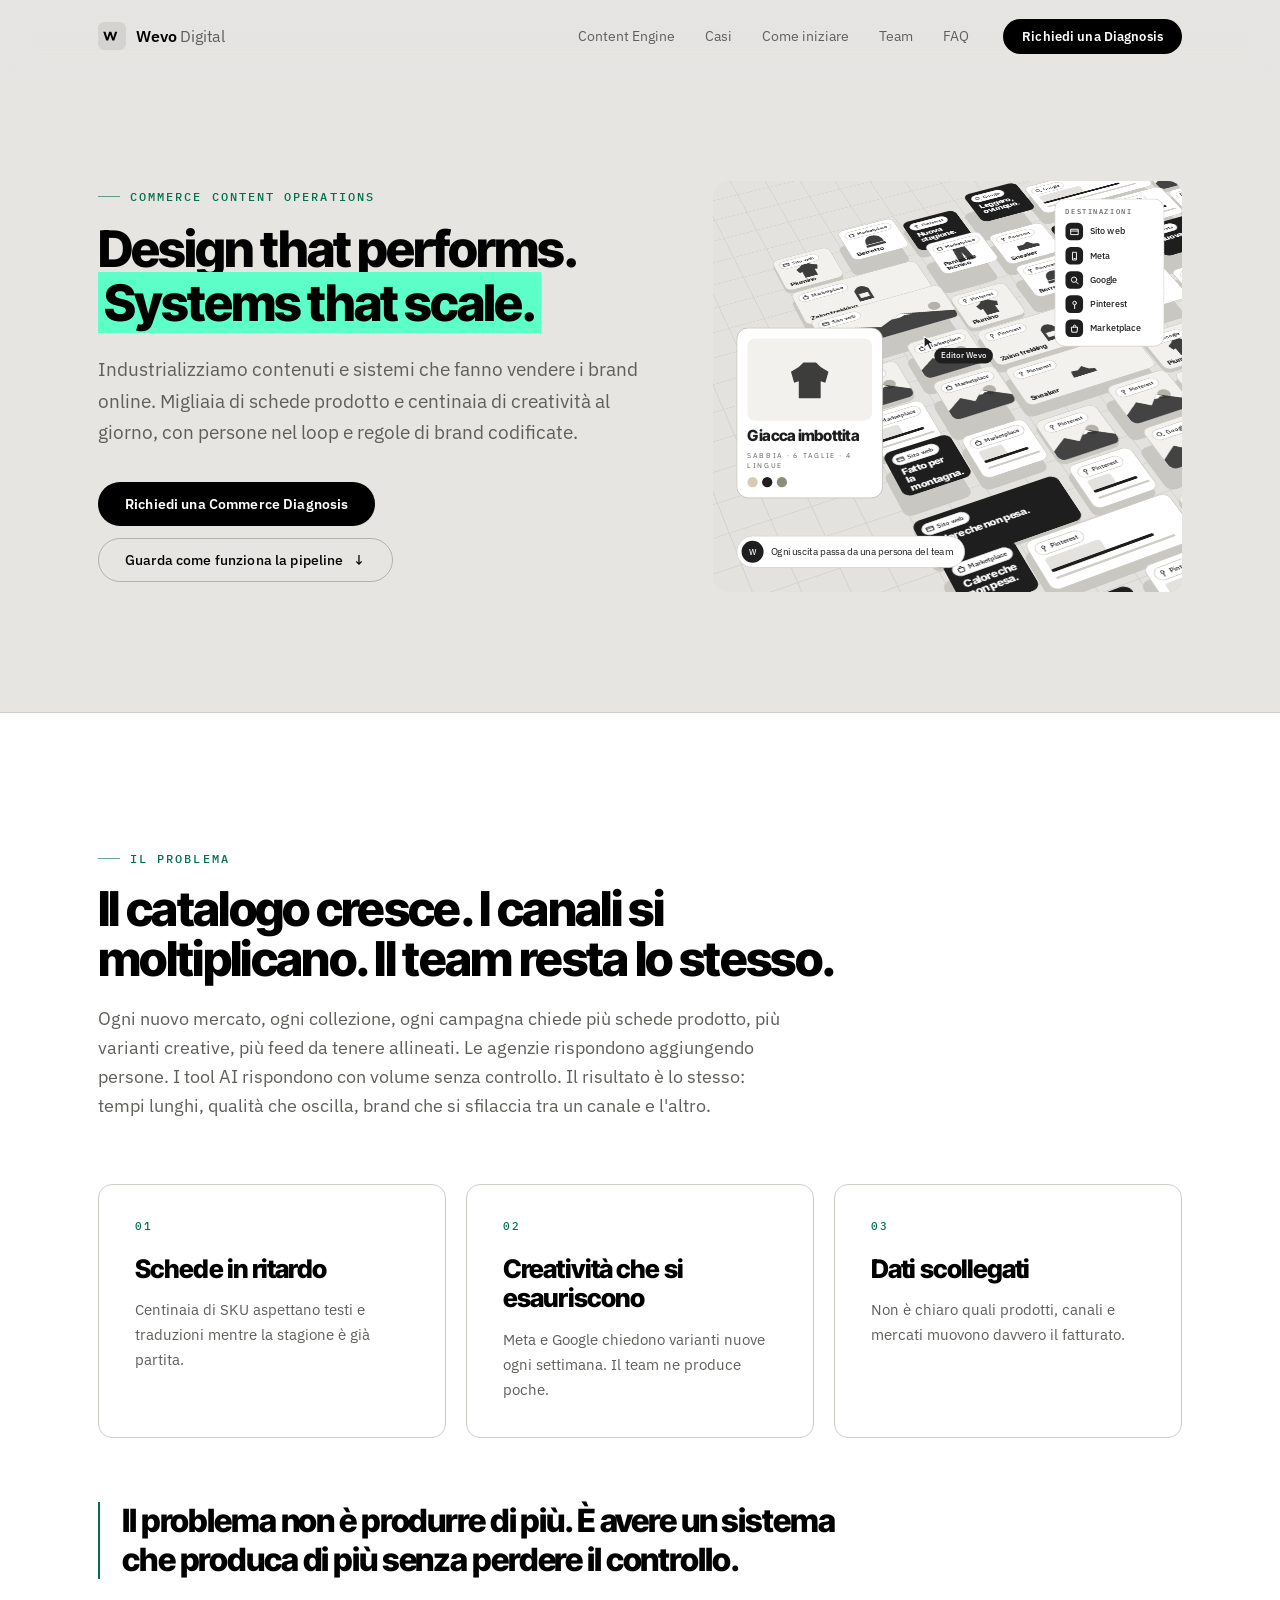
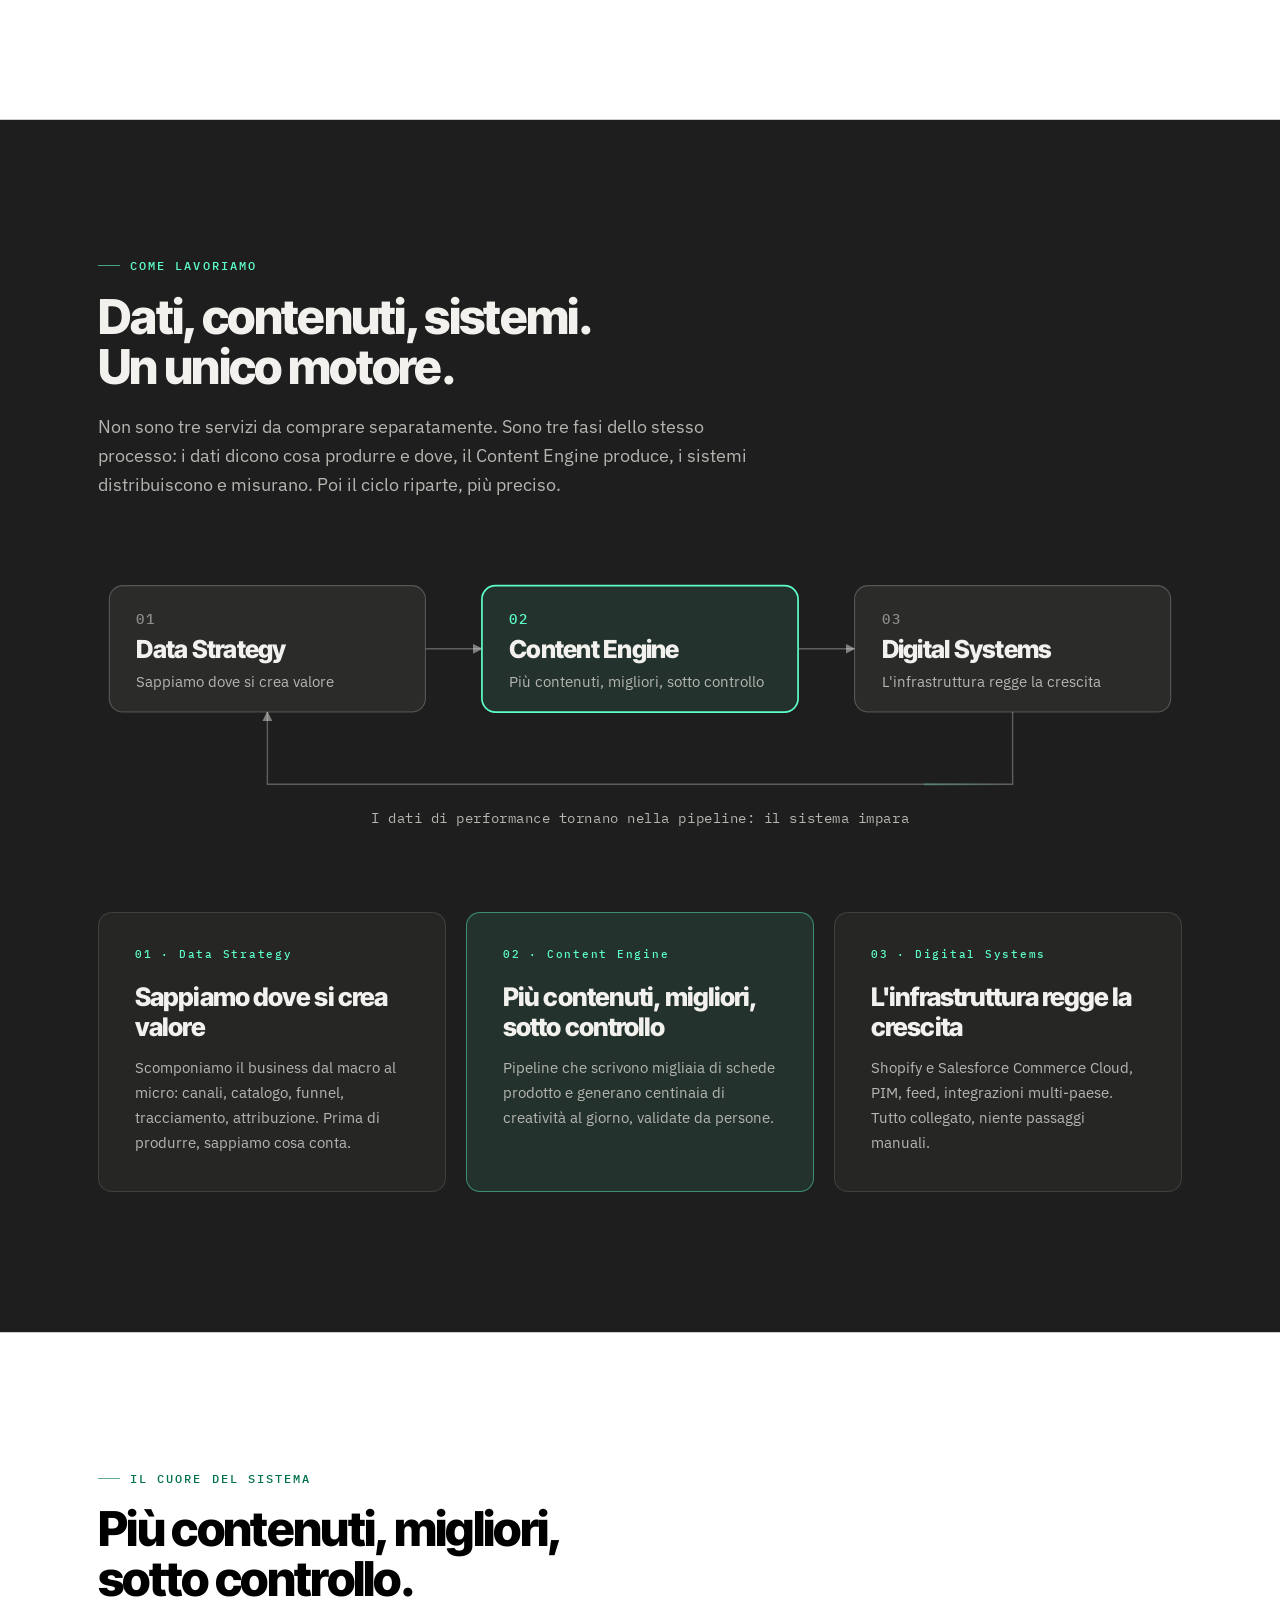
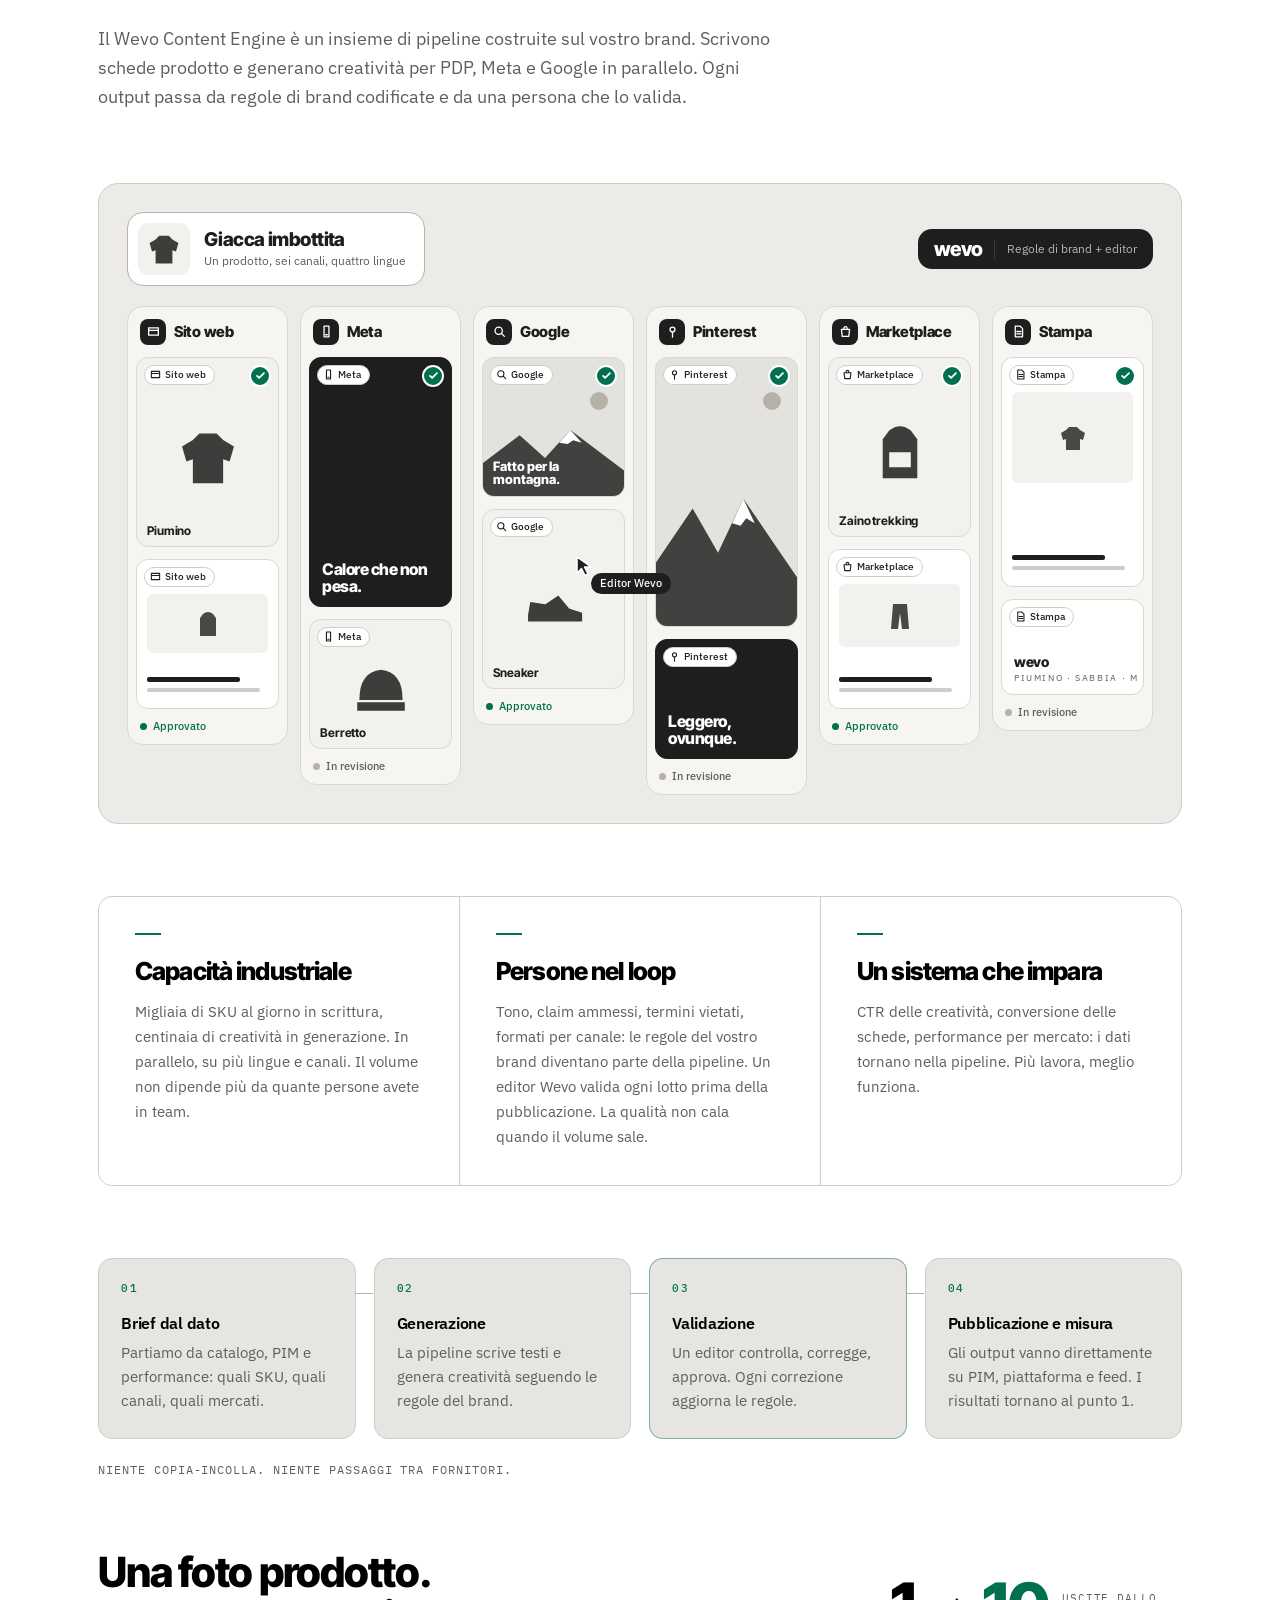
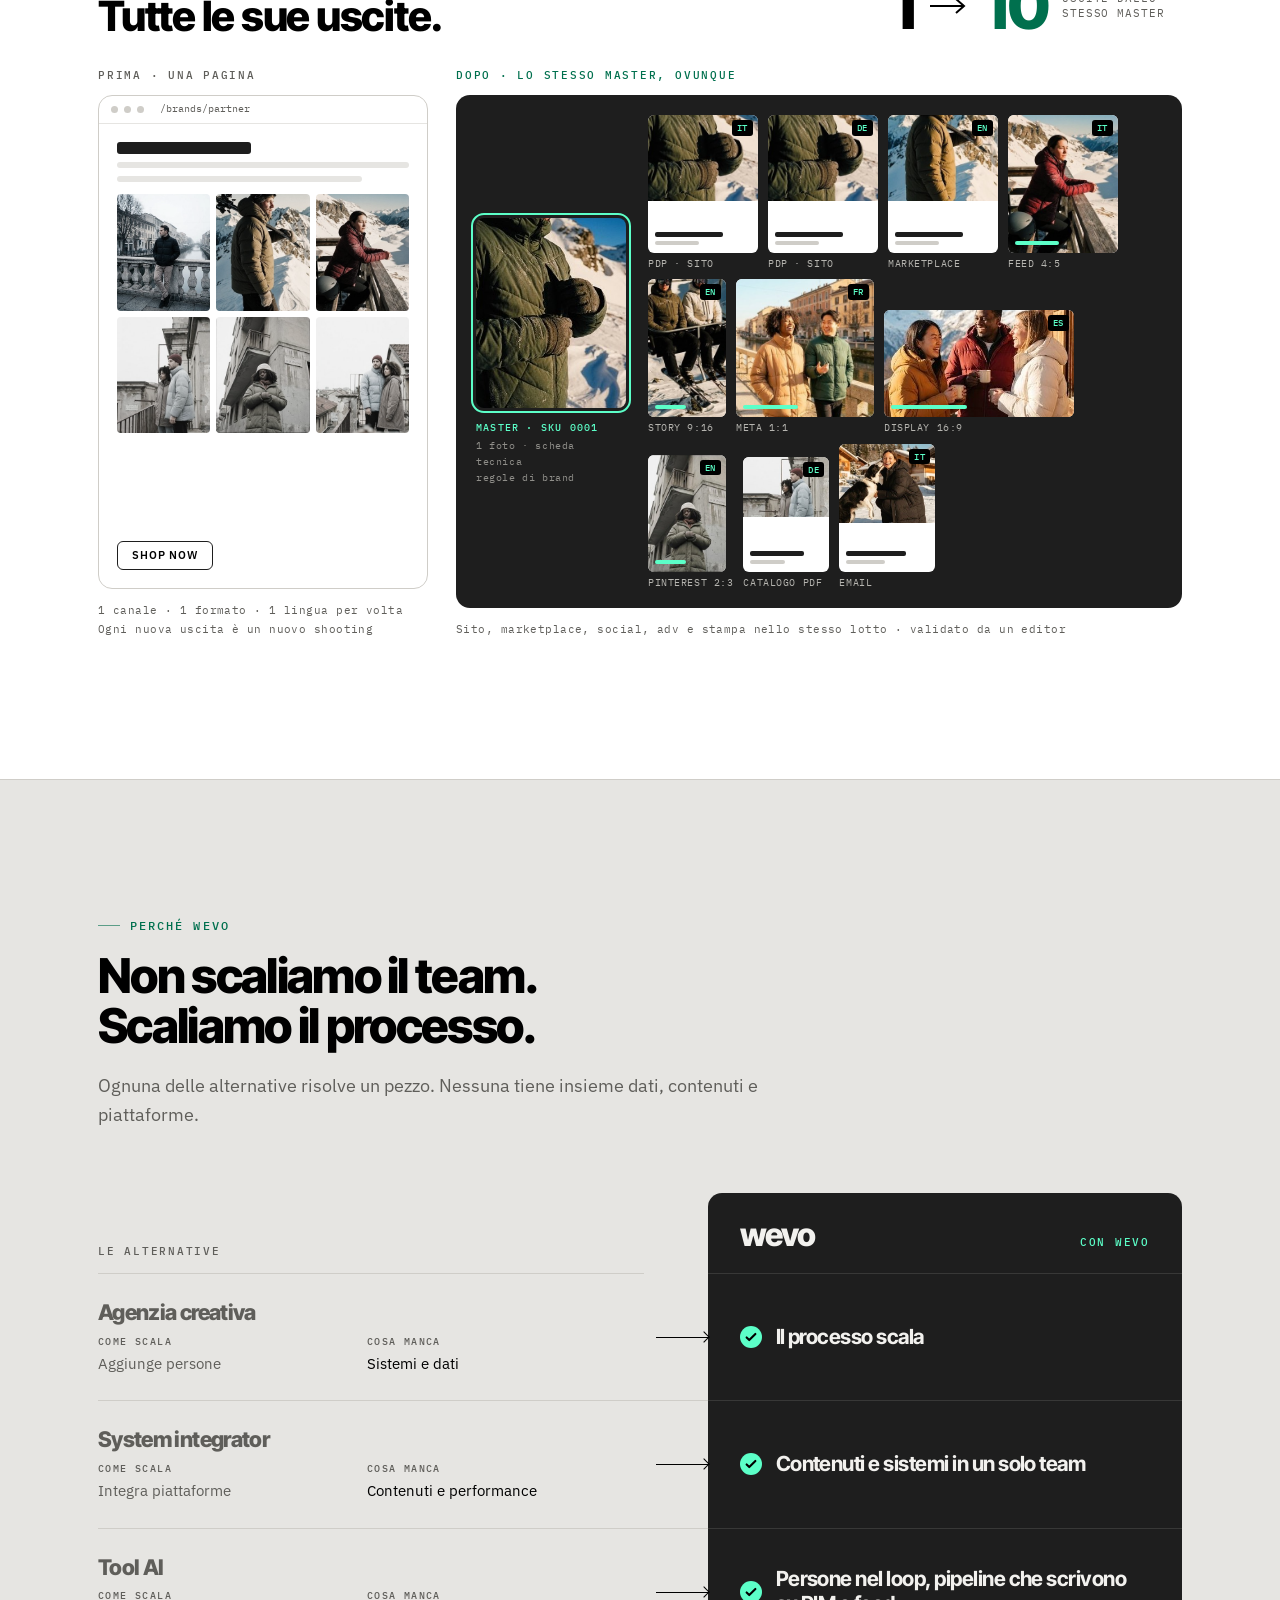
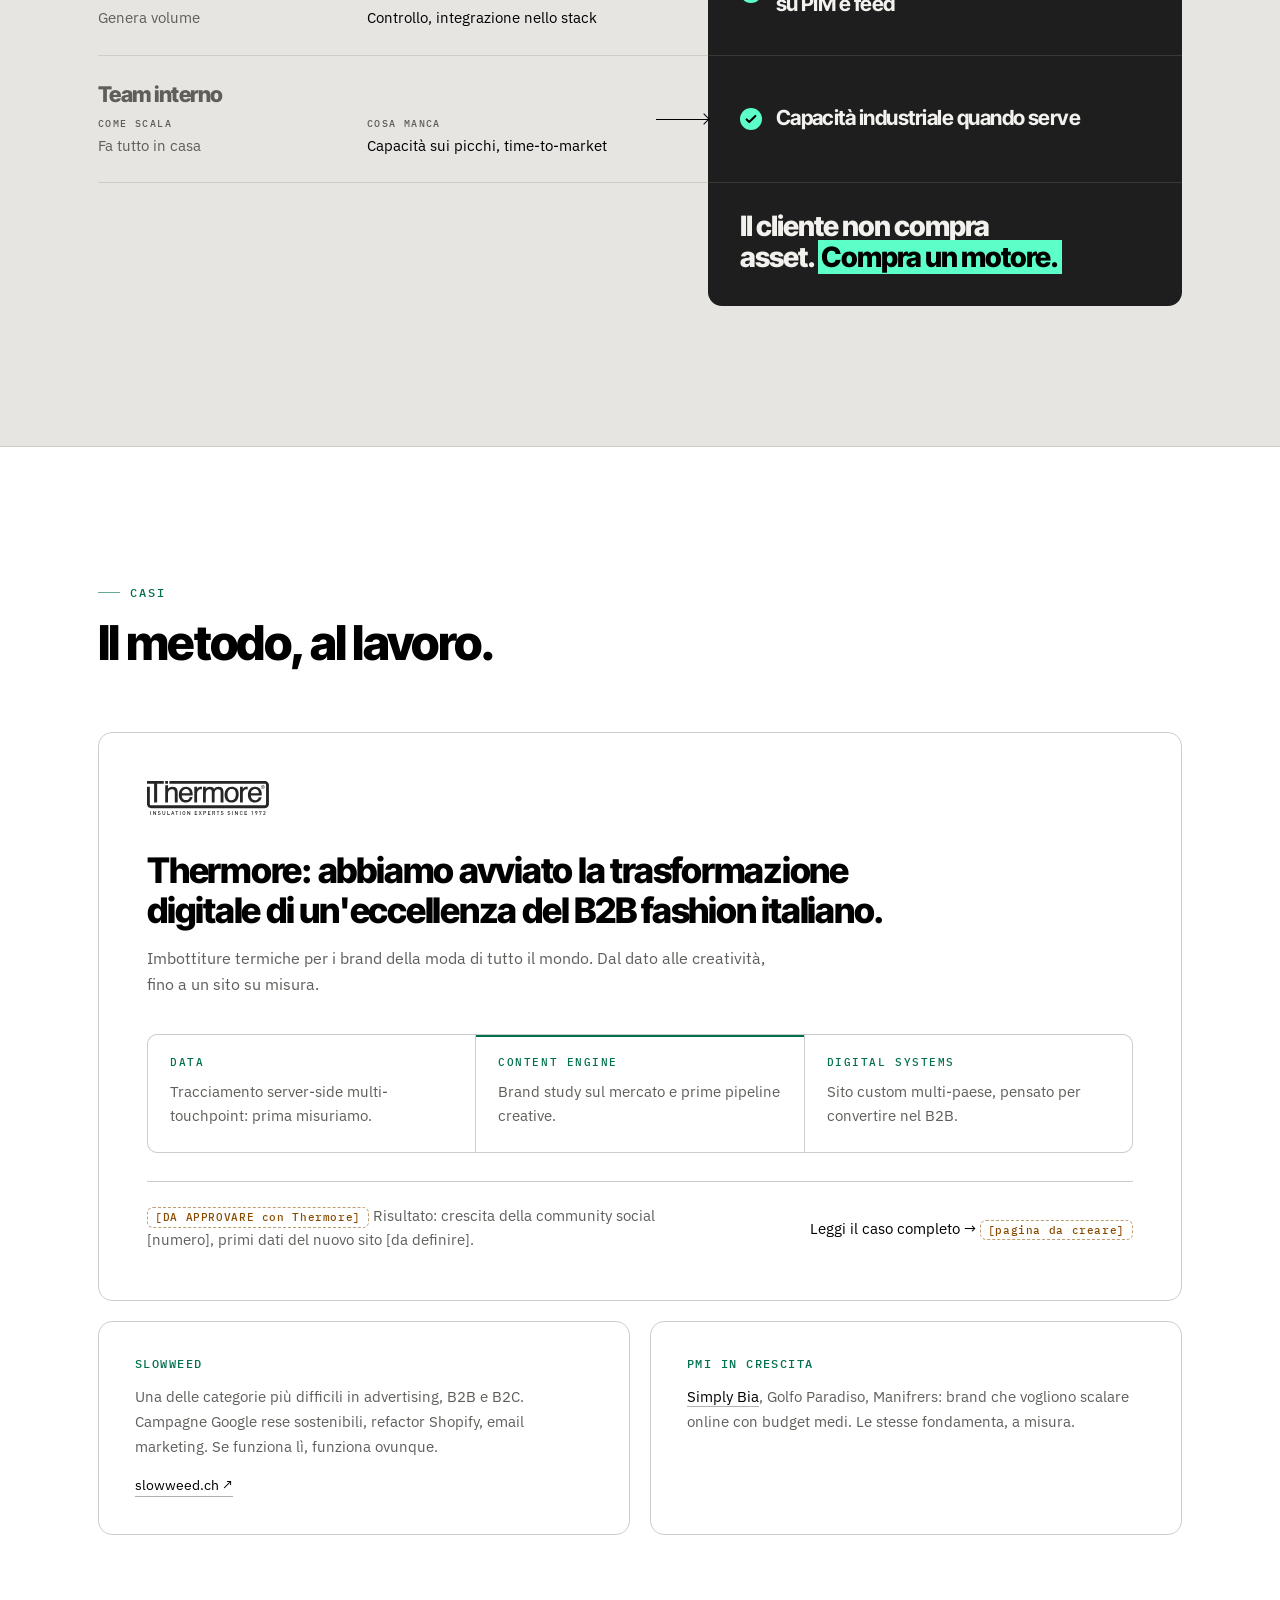
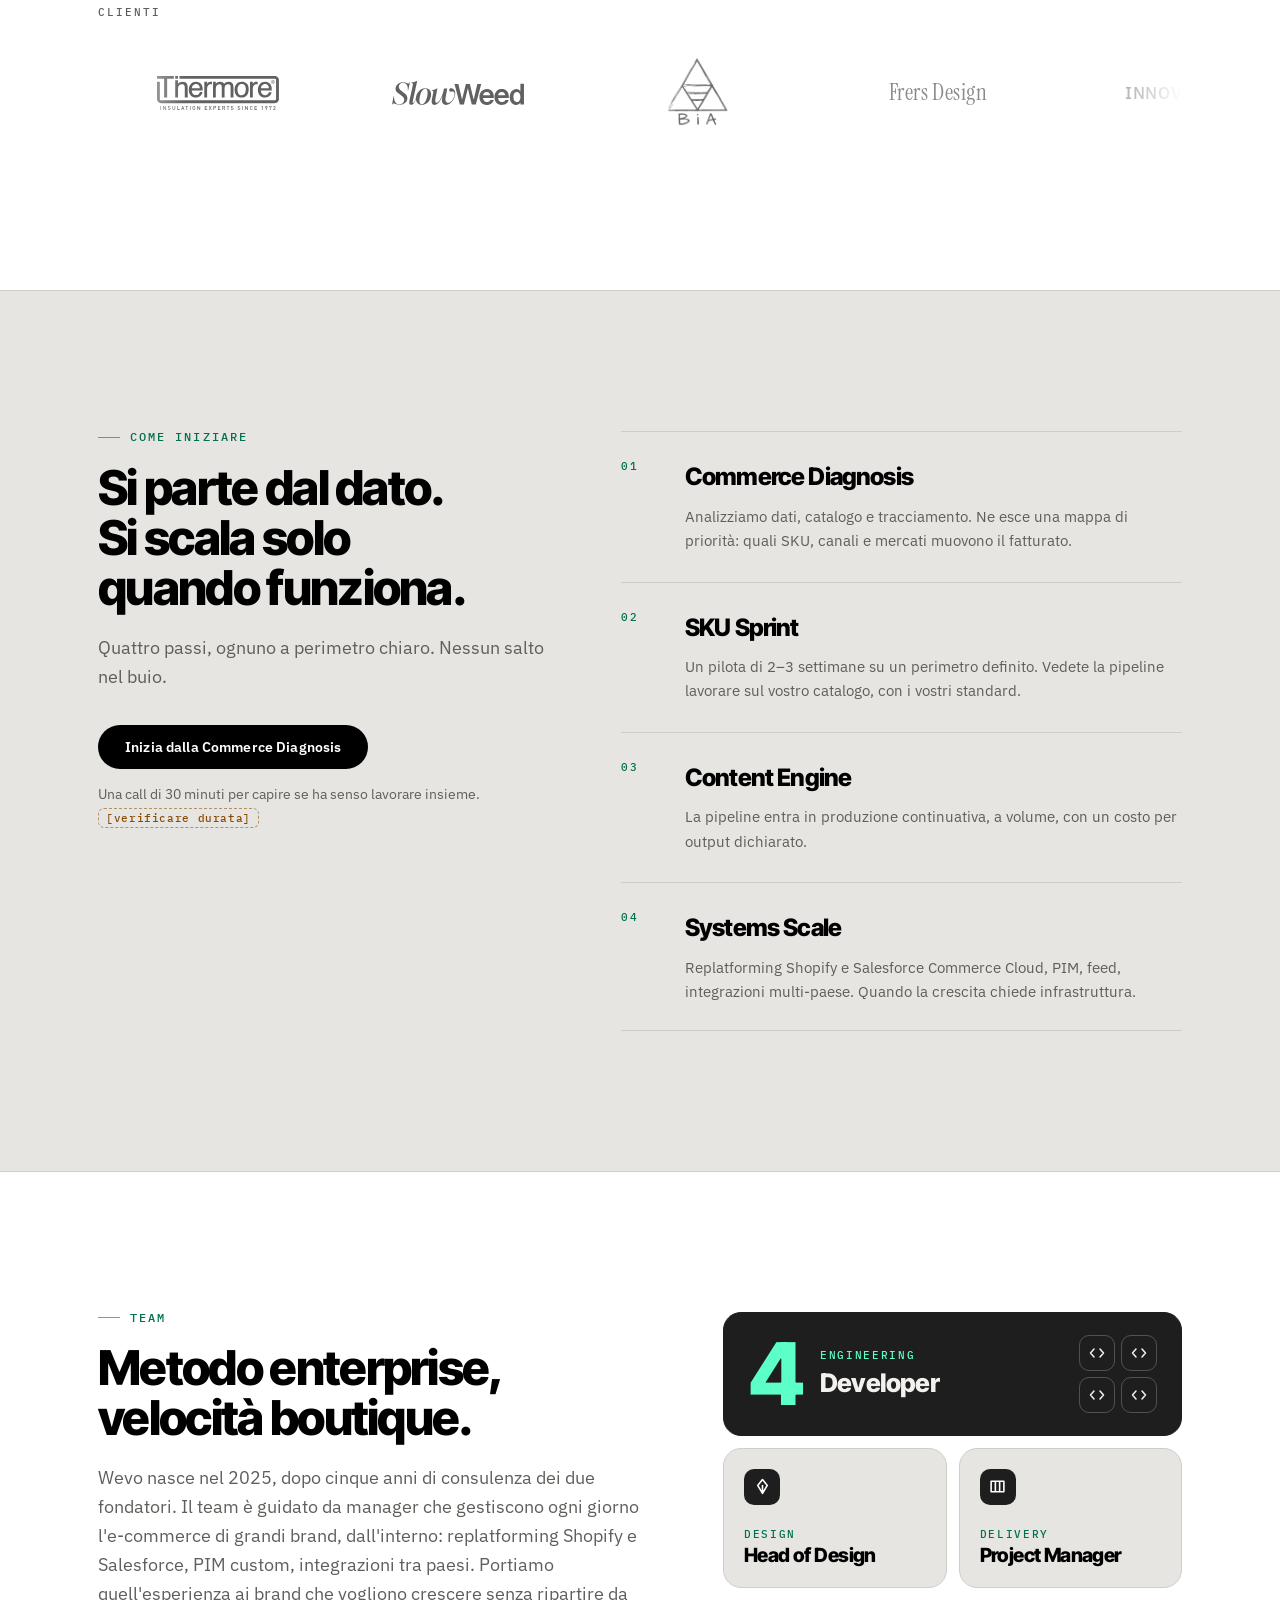
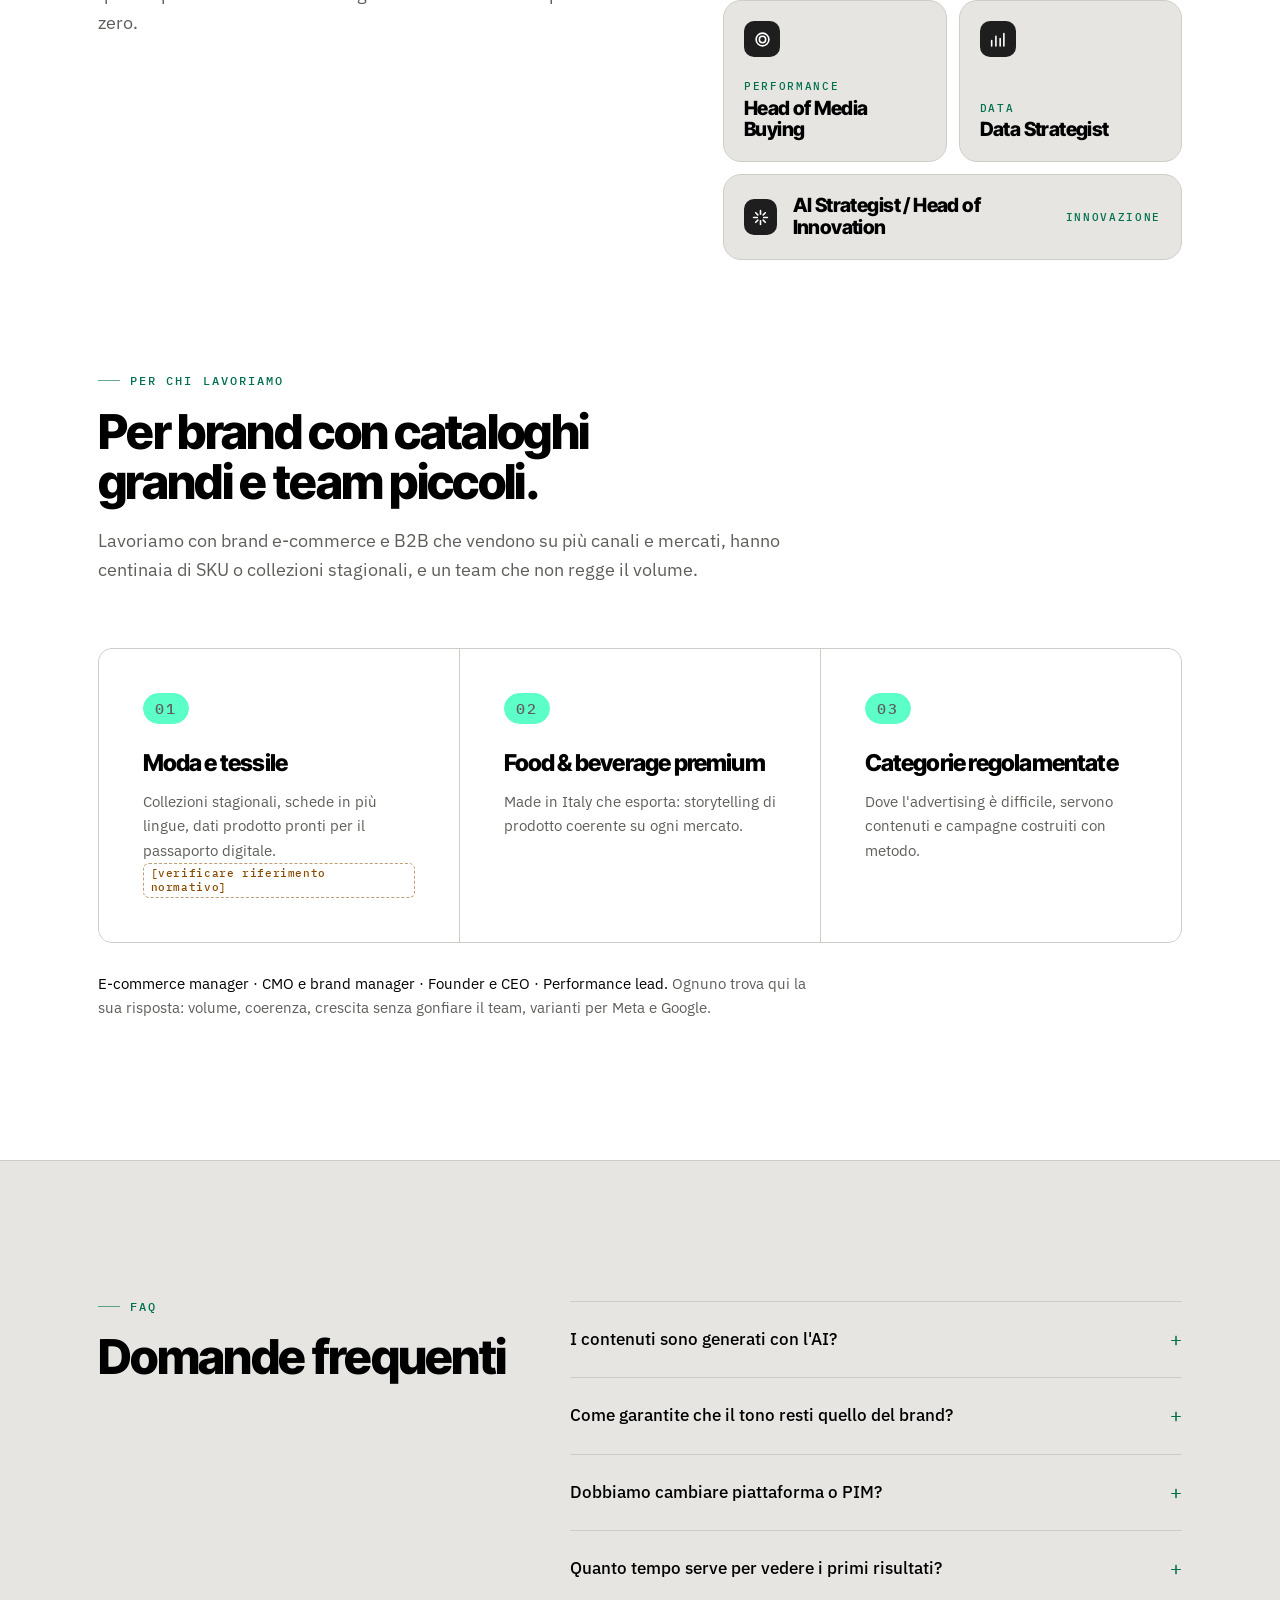
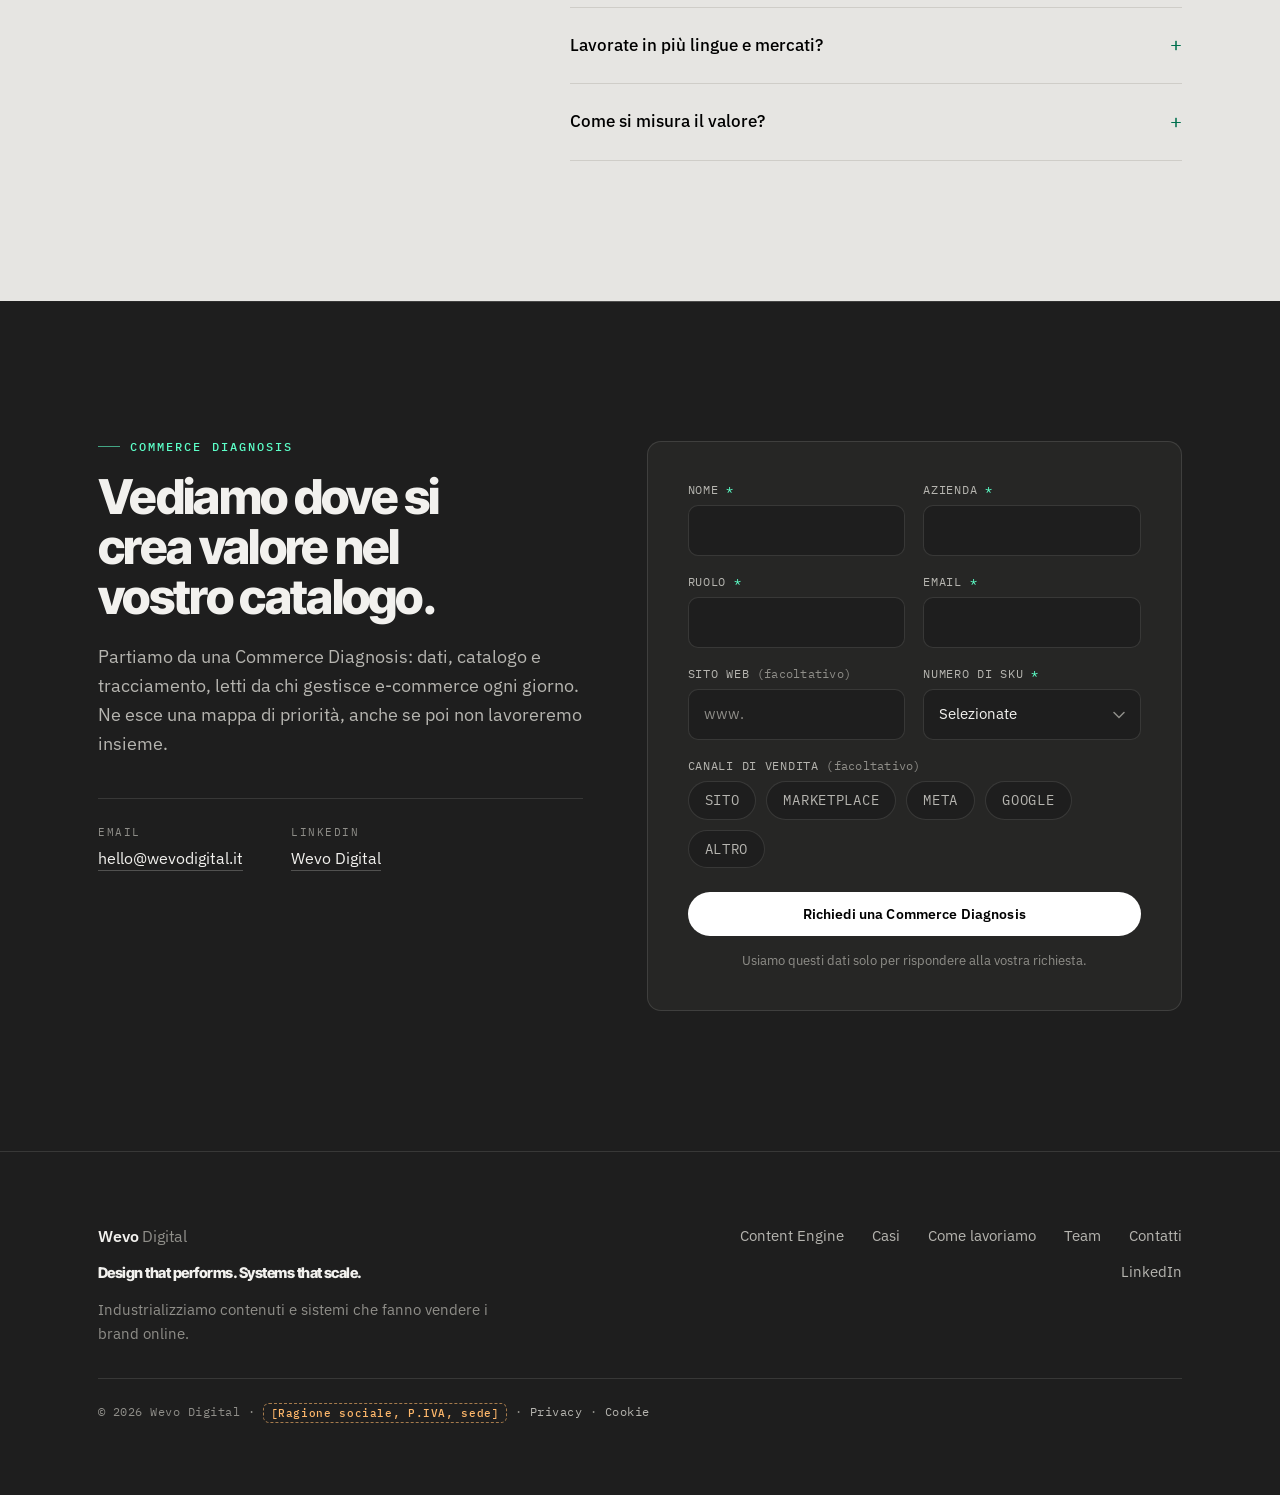
<file: index.html>
<!DOCTYPE html>
<html lang="it" class="no-js">
<head>
<meta charset="utf-8">
<meta name="viewport" content="width=device-width, initial-scale=1">
<script>document.documentElement.classList.remove('no-js');</script>
<title>Wevo — Commerce Content Operations per brand e-commerce</title>
<meta name="description" content="Pipeline che scrivono migliaia di schede prodotto e generano creatività per PDP, Meta e Google, con persone nel loop. Dai dati ai sistemi.">
<meta name="theme-color" content="#E6E5E2">
<meta name="robots" content="index, follow">
<link rel="canonical" href="https://www.wevodigital.it/">

<meta property="og:type" content="website">
<meta property="og:locale" content="it_IT">
<meta property="og:site_name" content="Wevo Digital">
<meta property="og:url" content="https://www.wevodigital.it/">
<meta property="og:title" content="Più contenuti, migliori, sotto controllo.">
<meta property="og:description" content="Pipeline che scrivono migliaia di schede prodotto e generano creatività per PDP, Meta e Google, con persone nel loop. Dai dati ai sistemi.">
<meta property="og:image" content="https://www.wevodigital.it/assets/img/og-wevo.png">
<meta property="og:image:alt" content="Wevo — Design that performs. Systems that scale.">

<meta name="twitter:card" content="summary_large_image">
<meta name="twitter:title" content="Più contenuti, migliori, sotto controllo.">
<meta name="twitter:description" content="Industrializziamo contenuti e sistemi che fanno vendere i brand online.">
<meta name="twitter:image" content="https://www.wevodigital.it/assets/img/og-wevo.png">

<link rel="icon" href="data:image/svg+xml,%3Csvg xmlns='http://www.w3.org/2000/svg' viewBox='0 0 32 32'%3E%3Crect width='32' height='32' rx='7' fill='%23000000'/%3E%3Cpath d='M6 11l3.4 10h2.3L14 14.3 16.3 21h2.3L22 11h-2.5l-2.1 6.9L15.2 11h-2.4l-2.2 6.9L8.5 11z' fill='%235CFFC8'/%3E%3C/svg%3E">

<link rel="preconnect" href="https://fonts.googleapis.com">
<link rel="preconnect" href="https://fonts.gstatic.com" crossorigin>
<link rel="preload" as="style" href="https://fonts.googleapis.com/css2?family=Inter+Tight:wght@700;800&family=Instrument+Serif:ital@0;1&family=IBM+Plex+Mono:wght@400;500&family=IBM+Plex+Sans:wght@400;500;600&display=swap">
<link rel="stylesheet" href="https://fonts.googleapis.com/css2?family=Inter+Tight:wght@700;800&family=Instrument+Serif:ital@0;1&family=IBM+Plex+Mono:wght@400;500&family=IBM+Plex+Sans:wght@400;500;600&display=swap" media="print" onload="this.media='all'">
<noscript><link rel="stylesheet" href="https://fonts.googleapis.com/css2?family=Inter+Tight:wght@700;800&family=Instrument+Serif:ital@0;1&family=IBM+Plex+Mono:wght@400;500&family=IBM+Plex+Sans:wght@400;500;600&display=swap"></noscript>

<link rel="stylesheet" href="assets/css/styles.css">

<!-- Consent Mode v2: tutto negato finché il CMP non concede il consenso. -->
<script>
  window.dataLayer = window.dataLayer || [];
  function gtag(){ dataLayer.push(arguments); }
  gtag('consent', 'default', {
    ad_storage: 'denied',
    ad_user_data: 'denied',
    ad_personalization: 'denied',
    analytics_storage: 'denied',
    wait_for_update: 500
  });
</script>

<script type="application/ld+json">
{
  "@context": "https://schema.org",
  "@type": "Organization",
  "name": "Wevo Digital",
  "url": "https://www.wevodigital.it/",
  "slogan": "Design that performs. Systems that scale.",
  "description": "Commerce Content Operations. Industrializziamo contenuti e sistemi che fanno vendere i brand online.",
  "email": "hello@wevodigital.it",
  "areaServed": ["IT", "EU"],
  "knowsAbout": [
    "Data strategy per e-commerce",
    "Tracciamento e attribuzione",
    "Produzione di schede prodotto su larga scala",
    "Creatività per PDP, Meta e Google",
    "Replatforming Shopify e Salesforce Commerce Cloud",
    "PIM, feed e integrazioni multi-paese"
  ]
}
</script>
</head>
<body data-gtm-id="">
<a class="skip-link" href="#main">Vai al contenuto</a>

<header class="nav" id="top">
  <div class="shell nav__inner">
    <a class="logo" href="#top" aria-label="Wevo Digital, torna all'inizio">
      <svg class="logo__mark" viewBox="0 0 32 32" width="28" height="28" aria-hidden="true" focusable="false">
        <rect width="32" height="32" rx="7" fill="currentColor" opacity=".08"></rect>
        <path d="M6 11l3.4 10h2.3L14 14.3 16.3 21h2.3L22 11h-2.5l-2.1 6.9L15.2 11h-2.4l-2.2 6.9L8.5 11z" fill="currentColor"></path>
      </svg>
      <span class="logo__text">Wevo<span class="logo__dim">&nbsp;Digital</span></span>
    </a>

    <nav class="nav__links" id="nav-menu" aria-label="Navigazione principale">
      <a href="#content-engine">Content Engine</a>
      <a href="#casi">Casi</a>
      <a href="#come-iniziare">Come iniziare</a>
      <a href="#team">Team</a>
      <a href="#faq">FAQ</a>
      <a class="btn btn--sm btn--primary nav__cta" href="#diagnosis" data-cta="nav">Richiedi una Diagnosis</a>
    </nav>

    <button class="nav__toggle" type="button" aria-expanded="false" aria-controls="nav-menu" aria-label="Apri il menu">
      <span></span><span></span>
    </button>
  </div>
</header>

<main id="main">

  <!-- 1. HERO -->
  <section class="hero">
    <div class="shell hero__inner">
      <div class="hero__copy">
        <p class="eyebrow reveal">Commerce Content Operations</p>
        <h1 class="display hero__title reveal">Design that performs.<br> <em>Systems that scale.</em></h1>
        <p class="lede reveal">Industrializziamo contenuti e sistemi che fanno vendere i brand online. Migliaia di schede prodotto e centinaia di creatività al giorno, con persone nel loop e regole di brand codificate.</p>
        <div class="hero__actions reveal">
          <a class="btn btn--primary" href="#diagnosis" data-cta="hero">Richiedi una Commerce Diagnosis</a>
          <a class="btn btn--ghost" href="#content-engine" data-cta="hero_secondary">Guarda come funziona la pipeline <span aria-hidden="true">↓</span></a>
        </div>
      </div>

      <div class="hero__visual reveal" aria-hidden="true">
        <div class="hx">
          <div class="hx__stage">
            <div class="hx__persp">
              <div class="hx__plane">
                <div class="hx__grid">
                  <div class="hx-tile" style="--z:6px;--d:0.00s"><span class="hx-base"></span><div class="hx-face hx-face--soft"><svg class="hx-prod" viewBox="0 0 60 60"><path d="M22 8 L38 8 L44 14 L54 20 L50 34 L44 32 L44 54 L16 54 L16 32 L10 34 L6 20 L16 14 Z"/></svg><span class="hx-pname">Piumino</span><span class="hx-chan"><svg class="hx-ico" viewBox="0 0 16 16"><path d="M2 3.5 H14 V12.5 H2 Z M2 6.5 H14"/></svg>Sito web</span><span class="hx-ring"></span><span class="hx-ok"><svg viewBox="0 0 16 16"><path d="M3 8.5l3 3 7-7"/></svg></span></div></div><div class="hx-tile" style="--z:27px;--d:7.77s"><span class="hx-base"></span><div class="hx-face "><svg class="hx-prod" viewBox="0 0 60 60"><path d="M10 40 Q10 14 30 12 Q50 14 50 40 Z M8 42 L52 42 L52 50 L8 50 Z"/></svg><span class="hx-pname">Berretto</span><span class="hx-chan"><svg class="hx-ico" viewBox="0 0 16 16"><path d="M3 5.5 H13 L12 14 H4 Z M6 5.5 V4 A2 2 0 0 1 10 4 V5.5"/></svg>Marketplace</span><span class="hx-ring"></span><span class="hx-ok"><svg viewBox="0 0 16 16"><path d="M3 8.5l3 3 7-7"/></svg></span></div></div><div class="hx-tile" style="--z:13px;--d:6.93s"><span class="hx-base"></span><div class="hx-face hx-face--dark"><span class="hx-quote">Nuova stagione.</span><span class="hx-chan"><svg class="hx-ico" viewBox="0 0 16 16"><path d="M8 9.5 V15 M11 5.5 A3 3 0 1 1 5 5.5 A3 3 0 1 1 11 5.5"/></svg>Pinterest</span><span class="hx-ring"></span><span class="hx-ok"><svg viewBox="0 0 16 16"><path d="M3 8.5l3 3 7-7"/></svg></span></div></div><div class="hx-tile" style="--z:34px;--d:6.09s"><span class="hx-base"></span><div class="hx-face hx-face--dark"><span class="hx-quote">Leggero, ovunque.</span><span class="hx-chan"><svg class="hx-ico" viewBox="0 0 16 16"><path d="M10.5 10.5 L14 14 M11.5 7 A4.5 4.5 0 1 1 2.5 7 A4.5 4.5 0 1 1 11.5 7"/></svg>Google</span><span class="hx-ring"></span><span class="hx-ok"><svg viewBox="0 0 16 16"><path d="M3 8.5l3 3 7-7"/></svg></span></div></div><div class="hx-tile hx-tile--wide" style="--z:20px;--d:5.25s"><span class="hx-base"></span><div class="hx-face "><span class="hx-pg hx-pg--img"></span><span class="hx-pg hx-pg--t"></span><span class="hx-pg hx-pg--l"></span><span class="hx-chan"><svg class="hx-ico" viewBox="0 0 16 16"><path d="M10.5 10.5 L14 14 M11.5 7 A4.5 4.5 0 1 1 2.5 7 A4.5 4.5 0 1 1 11.5 7"/></svg>Google</span><span class="hx-ring"></span><span class="hx-ok"><svg viewBox="0 0 16 16"><path d="M3 8.5l3 3 7-7"/></svg></span></div></div><div class="hx-tile" style="--z:6px;--d:4.41s"><span class="hx-base"></span><div class="hx-face hx-face--soft"><span class="hx-sun"></span><svg class="hx-mount" viewBox="0 0 100 60" preserveAspectRatio="none"><path d="M0 60 L0 34 L26 12 L44 30 L62 8 L100 40 L100 60 Z"/><path class="hx-snow" d="M54 18 L62 8 L70 18 L64 16 L60 19 Z"/></svg><span class="hx-chan"><svg class="hx-ico" viewBox="0 0 16 16"><path d="M5 1.5 H11 V14.5 H5 Z M7 12 H9"/></svg>Meta</span><span class="hx-ring"></span><span class="hx-ok"><svg viewBox="0 0 16 16"><path d="M3 8.5l3 3 7-7"/></svg></span></div></div><div class="hx-tile" style="--z:27px;--d:3.57s"><span class="hx-base"></span><div class="hx-face hx-face--soft"><span class="hx-sun"></span><svg class="hx-mount" viewBox="0 0 100 60" preserveAspectRatio="none"><path d="M0 60 L0 34 L26 12 L44 30 L62 8 L100 40 L100 60 Z"/><path class="hx-snow" d="M54 18 L62 8 L70 18 L64 16 L60 19 Z"/></svg><span class="hx-chan"><svg class="hx-ico" viewBox="0 0 16 16"><path d="M2 3.5 H14 V12.5 H2 Z M2 6.5 H14"/></svg>Sito web</span><span class="hx-ring"></span><span class="hx-ok"><svg viewBox="0 0 16 16"><path d="M3 8.5l3 3 7-7"/></svg></span></div></div><div class="hx-tile hx-tile--wide" style="--z:13px;--d:2.73s"><span class="hx-base"></span><div class="hx-face hx-face--soft"><svg class="hx-prod" viewBox="0 0 60 60"><path d="M20 10 Q30 2 40 10 L46 18 L46 54 L14 54 L14 18 Z M20 30 L40 30 L40 44 L20 44 Z"/></svg><span class="hx-pname">Zaino trekking</span><span class="hx-chan"><svg class="hx-ico" viewBox="0 0 16 16"><path d="M3 5.5 H13 L12 14 H4 Z M6 5.5 V4 A2 2 0 0 1 10 4 V5.5"/></svg>Marketplace</span><span class="hx-ring"></span><span class="hx-ok"><svg viewBox="0 0 16 16"><path d="M3 8.5l3 3 7-7"/></svg></span></div></div><div class="hx-tile" style="--z:34px;--d:1.89s"><span class="hx-base"></span><div class="hx-face "><svg class="hx-prod" viewBox="0 0 60 60"><path d="M16 6 L44 6 L48 56 L34 56 L30 24 L26 56 L12 56 Z"/></svg><span class="hx-pname">Pantalone tecnico</span><span class="hx-chan"><svg class="hx-ico" viewBox="0 0 16 16"><path d="M3 5.5 H13 L12 14 H4 Z M6 5.5 V4 A2 2 0 0 1 10 4 V5.5"/></svg>Marketplace</span><span class="hx-ring"></span><span class="hx-ok"><svg viewBox="0 0 16 16"><path d="M3 8.5l3 3 7-7"/></svg></span></div></div><div class="hx-tile" style="--z:20px;--d:1.05s"><span class="hx-base"></span><div class="hx-face "><svg class="hx-prod" viewBox="0 0 60 60"><path d="M6 40 L8 28 L22 30 L34 22 L44 34 L56 38 L56 46 L6 46 Z"/></svg><span class="hx-pname">Sneaker</span><span class="hx-chan"><svg class="hx-ico" viewBox="0 0 16 16"><path d="M8 9.5 V15 M11 5.5 A3 3 0 1 1 5 5.5 A3 3 0 1 1 11 5.5"/></svg>Pinterest</span><span class="hx-ring"></span><span class="hx-ok"><svg viewBox="0 0 16 16"><path d="M3 8.5l3 3 7-7"/></svg></span></div></div><div class="hx-tile" style="--z:6px;--d:0.21s"><span class="hx-base"></span><div class="hx-face hx-face--dark"><span class="hx-quote">Nuova stagione.</span><span class="hx-chan"><svg class="hx-ico" viewBox="0 0 16 16"><path d="M10.5 10.5 L14 14 M11.5 7 A4.5 4.5 0 1 1 2.5 7 A4.5 4.5 0 1 1 11.5 7"/></svg>Google</span><span class="hx-ring"></span><span class="hx-ok"><svg viewBox="0 0 16 16"><path d="M3 8.5l3 3 7-7"/></svg></span></div></div><div class="hx-tile" style="--z:27px;--d:7.98s"><span class="hx-base"></span><div class="hx-face "><span class="hx-pg hx-pg--img"></span><span class="hx-pg hx-pg--t"></span><span class="hx-pg hx-pg--l"></span><span class="hx-chan"><svg class="hx-ico" viewBox="0 0 16 16"><path d="M5 1.5 H11 V14.5 H5 Z M7 12 H9"/></svg>Meta</span><span class="hx-ring"></span><span class="hx-ok"><svg viewBox="0 0 16 16"><path d="M3 8.5l3 3 7-7"/></svg></span></div></div><div class="hx-tile" style="--z:13px;--d:7.14s"><span class="hx-base"></span><div class="hx-face "><span class="hx-pg hx-pg--img"></span><span class="hx-pg hx-pg--t"></span><span class="hx-pg hx-pg--l"></span><span class="hx-chan"><svg class="hx-ico" viewBox="0 0 16 16"><path d="M5 1.5 H11 V14.5 H5 Z M7 12 H9"/></svg>Meta</span><span class="hx-ring"></span><span class="hx-ok"><svg viewBox="0 0 16 16"><path d="M3 8.5l3 3 7-7"/></svg></span></div></div><div class="hx-tile hx-tile--wide" style="--z:34px;--d:6.30s"><span class="hx-base"></span><div class="hx-face hx-face--soft"><span class="hx-sun"></span><svg class="hx-mount" viewBox="0 0 100 60" preserveAspectRatio="none"><path d="M0 60 L0 34 L26 12 L44 30 L62 8 L100 40 L100 60 Z"/><path class="hx-snow" d="M54 18 L62 8 L70 18 L64 16 L60 19 Z"/></svg><span class="hx-chan"><svg class="hx-ico" viewBox="0 0 16 16"><path d="M2 3.5 H14 V12.5 H2 Z M2 6.5 H14"/></svg>Sito web</span><span class="hx-ring"></span><span class="hx-ok"><svg viewBox="0 0 16 16"><path d="M3 8.5l3 3 7-7"/></svg></span></div></div><div class="hx-tile" style="--z:20px;--d:5.46s"><span class="hx-base"></span><div class="hx-face hx-face--soft"><svg class="hx-prod" viewBox="0 0 60 60"><path d="M6 40 L8 28 L22 30 L34 22 L44 34 L56 38 L56 46 L6 46 Z"/></svg><span class="hx-pname">Sneaker</span><span class="hx-chan"><svg class="hx-ico" viewBox="0 0 16 16"><path d="M3 5.5 H13 L12 14 H4 Z M6 5.5 V4 A2 2 0 0 1 10 4 V5.5"/></svg>Marketplace</span><span class="hx-ring"></span><span class="hx-ok"><svg viewBox="0 0 16 16"><path d="M3 8.5l3 3 7-7"/></svg></span></div></div><div class="hx-tile" style="--z:6px;--d:4.62s"><span class="hx-base"></span><div class="hx-face hx-face--soft"><svg class="hx-prod" viewBox="0 0 60 60"><path d="M22 8 L38 8 L44 14 L54 20 L50 34 L44 32 L44 54 L16 54 L16 32 L10 34 L6 20 L16 14 Z"/></svg><span class="hx-pname">Piumino</span><span class="hx-chan"><svg class="hx-ico" viewBox="0 0 16 16"><path d="M8 9.5 V15 M11 5.5 A3 3 0 1 1 5 5.5 A3 3 0 1 1 11 5.5"/></svg>Pinterest</span><span class="hx-ring"></span><span class="hx-ok"><svg viewBox="0 0 16 16"><path d="M3 8.5l3 3 7-7"/></svg></span></div></div><div class="hx-tile" style="--z:27px;--d:3.78s"><span class="hx-base"></span><div class="hx-face "><svg class="hx-prod" viewBox="0 0 60 60"><path d="M10 40 Q10 14 30 12 Q50 14 50 40 Z M8 42 L52 42 L52 50 L8 50 Z"/></svg><span class="hx-pname">Berretto</span><span class="hx-chan"><svg class="hx-ico" viewBox="0 0 16 16"><path d="M8 9.5 V15 M11 5.5 A3 3 0 1 1 5 5.5 A3 3 0 1 1 11 5.5"/></svg>Pinterest</span><span class="hx-ring"></span><span class="hx-ok"><svg viewBox="0 0 16 16"><path d="M3 8.5l3 3 7-7"/></svg></span></div></div><div class="hx-tile" style="--z:13px;--d:2.94s"><span class="hx-base"></span><div class="hx-face hx-face--dark"><span class="hx-quote">Fatto per la montagna.</span><span class="hx-chan"><svg class="hx-ico" viewBox="0 0 16 16"><path d="M10.5 10.5 L14 14 M11.5 7 A4.5 4.5 0 1 1 2.5 7 A4.5 4.5 0 1 1 11.5 7"/></svg>Google</span><span class="hx-ring"></span><span class="hx-ok"><svg viewBox="0 0 16 16"><path d="M3 8.5l3 3 7-7"/></svg></span></div></div><div class="hx-tile hx-tile--wide" style="--z:34px;--d:2.10s"><span class="hx-base"></span><div class="hx-face hx-face--dark"><span class="hx-quote">Nuova stagione.</span><span class="hx-chan"><svg class="hx-ico" viewBox="0 0 16 16"><path d="M5 1.5 H11 V14.5 H5 Z M7 12 H9"/></svg>Meta</span><span class="hx-ring"></span><span class="hx-ok"><svg viewBox="0 0 16 16"><path d="M3 8.5l3 3 7-7"/></svg></span></div></div><div class="hx-tile" style="--z:20px;--d:1.26s"><span class="hx-base"></span><div class="hx-face "><span class="hx-pg hx-pg--img"></span><span class="hx-pg hx-pg--t"></span><span class="hx-pg hx-pg--l"></span><span class="hx-chan"><svg class="hx-ico" viewBox="0 0 16 16"><path d="M2 3.5 H14 V12.5 H2 Z M2 6.5 H14"/></svg>Sito web</span><span class="hx-ring"></span><span class="hx-ok"><svg viewBox="0 0 16 16"><path d="M3 8.5l3 3 7-7"/></svg></span></div></div><div class="hx-tile" style="--z:6px;--d:0.42s"><span class="hx-base"></span><div class="hx-face hx-face--soft"><span class="hx-sun"></span><svg class="hx-mount" viewBox="0 0 100 60" preserveAspectRatio="none"><path d="M0 60 L0 34 L26 12 L44 30 L62 8 L100 40 L100 60 Z"/><path class="hx-snow" d="M54 18 L62 8 L70 18 L64 16 L60 19 Z"/></svg><span class="hx-chan"><svg class="hx-ico" viewBox="0 0 16 16"><path d="M2 3.5 H14 V12.5 H2 Z M2 6.5 H14"/></svg>Sito web</span><span class="hx-ring"></span><span class="hx-ok"><svg viewBox="0 0 16 16"><path d="M3 8.5l3 3 7-7"/></svg></span></div></div><div class="hx-tile" style="--z:27px;--d:8.19s"><span class="hx-base"></span><div class="hx-face hx-face--soft"><span class="hx-sun"></span><svg class="hx-mount" viewBox="0 0 100 60" preserveAspectRatio="none"><path d="M0 60 L0 34 L26 12 L44 30 L62 8 L100 40 L100 60 Z"/><path class="hx-snow" d="M54 18 L62 8 L70 18 L64 16 L60 19 Z"/></svg><span class="hx-chan"><svg class="hx-ico" viewBox="0 0 16 16"><path d="M3 5.5 H13 L12 14 H4 Z M6 5.5 V4 A2 2 0 0 1 10 4 V5.5"/></svg>Marketplace</span><span class="hx-ring"></span><span class="hx-ok"><svg viewBox="0 0 16 16"><path d="M3 8.5l3 3 7-7"/></svg></span></div></div><div class="hx-tile hx-tile--wide" style="--z:13px;--d:7.35s"><span class="hx-base"></span><div class="hx-face hx-face--soft"><svg class="hx-prod" viewBox="0 0 60 60"><path d="M20 10 Q30 2 40 10 L46 18 L46 54 L14 54 L14 18 Z M20 30 L40 30 L40 44 L20 44 Z"/></svg><span class="hx-pname">Zaino trekking</span><span class="hx-chan"><svg class="hx-ico" viewBox="0 0 16 16"><path d="M8 9.5 V15 M11 5.5 A3 3 0 1 1 5 5.5 A3 3 0 1 1 11 5.5"/></svg>Pinterest</span><span class="hx-ring"></span><span class="hx-ok"><svg viewBox="0 0 16 16"><path d="M3 8.5l3 3 7-7"/></svg></span></div></div><div class="hx-tile" style="--z:34px;--d:6.51s"><span class="hx-base"></span><div class="hx-face "><svg class="hx-prod" viewBox="0 0 60 60"><path d="M16 6 L44 6 L48 56 L34 56 L30 24 L26 56 L12 56 Z"/></svg><span class="hx-pname">Pantalone tecnico</span><span class="hx-chan"><svg class="hx-ico" viewBox="0 0 16 16"><path d="M10.5 10.5 L14 14 M11.5 7 A4.5 4.5 0 1 1 2.5 7 A4.5 4.5 0 1 1 11.5 7"/></svg>Google</span><span class="hx-ring"></span><span class="hx-ok"><svg viewBox="0 0 16 16"><path d="M3 8.5l3 3 7-7"/></svg></span></div></div><div class="hx-tile" style="--z:20px;--d:5.67s"><span class="hx-base"></span><div class="hx-face "><svg class="hx-prod" viewBox="0 0 60 60"><path d="M6 40 L8 28 L22 30 L34 22 L44 34 L56 38 L56 46 L6 46 Z"/></svg><span class="hx-pname">Sneaker</span><span class="hx-chan"><svg class="hx-ico" viewBox="0 0 16 16"><path d="M10.5 10.5 L14 14 M11.5 7 A4.5 4.5 0 1 1 2.5 7 A4.5 4.5 0 1 1 11.5 7"/></svg>Google</span><span class="hx-ring"></span><span class="hx-ok"><svg viewBox="0 0 16 16"><path d="M3 8.5l3 3 7-7"/></svg></span></div></div><div class="hx-tile" style="--z:6px;--d:4.83s"><span class="hx-base"></span><div class="hx-face hx-face--dark"><span class="hx-quote">Fatto per la montagna.</span><span class="hx-chan"><svg class="hx-ico" viewBox="0 0 16 16"><path d="M5 1.5 H11 V14.5 H5 Z M7 12 H9"/></svg>Meta</span><span class="hx-ring"></span><span class="hx-ok"><svg viewBox="0 0 16 16"><path d="M3 8.5l3 3 7-7"/></svg></span></div></div><div class="hx-tile" style="--z:27px;--d:3.99s"><span class="hx-base"></span><div class="hx-face "><span class="hx-pg hx-pg--img"></span><span class="hx-pg hx-pg--t"></span><span class="hx-pg hx-pg--l"></span><span class="hx-chan"><svg class="hx-ico" viewBox="0 0 16 16"><path d="M2 3.5 H14 V12.5 H2 Z M2 6.5 H14"/></svg>Sito web</span><span class="hx-ring"></span><span class="hx-ok"><svg viewBox="0 0 16 16"><path d="M3 8.5l3 3 7-7"/></svg></span></div></div><div class="hx-tile" style="--z:13px;--d:3.15s"><span class="hx-base"></span><div class="hx-face "><span class="hx-pg hx-pg--img"></span><span class="hx-pg hx-pg--t"></span><span class="hx-pg hx-pg--l"></span><span class="hx-chan"><svg class="hx-ico" viewBox="0 0 16 16"><path d="M3 5.5 H13 L12 14 H4 Z M6 5.5 V4 A2 2 0 0 1 10 4 V5.5"/></svg>Marketplace</span><span class="hx-ring"></span><span class="hx-ok"><svg viewBox="0 0 16 16"><path d="M3 8.5l3 3 7-7"/></svg></span></div></div><div class="hx-tile" style="--z:34px;--d:2.31s"><span class="hx-base"></span><div class="hx-face hx-face--soft"><span class="hx-sun"></span><svg class="hx-mount" viewBox="0 0 100 60" preserveAspectRatio="none"><path d="M0 60 L0 34 L26 12 L44 30 L62 8 L100 40 L100 60 Z"/><path class="hx-snow" d="M54 18 L62 8 L70 18 L64 16 L60 19 Z"/></svg><span class="hx-chan"><svg class="hx-ico" viewBox="0 0 16 16"><path d="M3 5.5 H13 L12 14 H4 Z M6 5.5 V4 A2 2 0 0 1 10 4 V5.5"/></svg>Marketplace</span><span class="hx-ring"></span><span class="hx-ok"><svg viewBox="0 0 16 16"><path d="M3 8.5l3 3 7-7"/></svg></span></div></div><div class="hx-tile hx-tile--wide" style="--z:20px;--d:1.47s"><span class="hx-base"></span><div class="hx-face hx-face--soft"><svg class="hx-prod" viewBox="0 0 60 60"><path d="M6 40 L8 28 L22 30 L34 22 L44 34 L56 38 L56 46 L6 46 Z"/></svg><span class="hx-pname">Sneaker</span><span class="hx-chan"><svg class="hx-ico" viewBox="0 0 16 16"><path d="M8 9.5 V15 M11 5.5 A3 3 0 1 1 5 5.5 A3 3 0 1 1 11 5.5"/></svg>Pinterest</span><span class="hx-ring"></span><span class="hx-ok"><svg viewBox="0 0 16 16"><path d="M3 8.5l3 3 7-7"/></svg></span></div></div><div class="hx-tile" style="--z:6px;--d:0.63s"><span class="hx-base"></span><div class="hx-face hx-face--soft"><svg class="hx-prod" viewBox="0 0 60 60"><path d="M22 8 L38 8 L44 14 L54 20 L50 34 L44 32 L44 54 L16 54 L16 32 L10 34 L6 20 L16 14 Z"/></svg><span class="hx-pname">Piumino</span><span class="hx-chan"><svg class="hx-ico" viewBox="0 0 16 16"><path d="M10.5 10.5 L14 14 M11.5 7 A4.5 4.5 0 1 1 2.5 7 A4.5 4.5 0 1 1 11.5 7"/></svg>Google</span><span class="hx-ring"></span><span class="hx-ok"><svg viewBox="0 0 16 16"><path d="M3 8.5l3 3 7-7"/></svg></span></div></div><div class="hx-tile hx-tile--wide" style="--z:27px;--d:8.40s"><span class="hx-base"></span><div class="hx-face "><svg class="hx-prod" viewBox="0 0 60 60"><path d="M10 40 Q10 14 30 12 Q50 14 50 40 Z M8 42 L52 42 L52 50 L8 50 Z"/></svg><span class="hx-pname">Berretto</span><span class="hx-chan"><svg class="hx-ico" viewBox="0 0 16 16"><path d="M5 1.5 H11 V14.5 H5 Z M7 12 H9"/></svg>Meta</span><span class="hx-ring"></span><span class="hx-ok"><svg viewBox="0 0 16 16"><path d="M3 8.5l3 3 7-7"/></svg></span></div></div><div class="hx-tile" style="--z:13px;--d:7.56s"><span class="hx-base"></span><div class="hx-face hx-face--dark"><span class="hx-quote">Calore che non pesa.</span><span class="hx-chan"><svg class="hx-ico" viewBox="0 0 16 16"><path d="M5 1.5 H11 V14.5 H5 Z M7 12 H9"/></svg>Meta</span><span class="hx-ring"></span><span class="hx-ok"><svg viewBox="0 0 16 16"><path d="M3 8.5l3 3 7-7"/></svg></span></div></div><div class="hx-tile" style="--z:34px;--d:6.72s"><span class="hx-base"></span><div class="hx-face hx-face--dark"><span class="hx-quote">Fatto per la montagna.</span><span class="hx-chan"><svg class="hx-ico" viewBox="0 0 16 16"><path d="M2 3.5 H14 V12.5 H2 Z M2 6.5 H14"/></svg>Sito web</span><span class="hx-ring"></span><span class="hx-ok"><svg viewBox="0 0 16 16"><path d="M3 8.5l3 3 7-7"/></svg></span></div></div><div class="hx-tile" style="--z:20px;--d:5.88s"><span class="hx-base"></span><div class="hx-face "><span class="hx-pg hx-pg--img"></span><span class="hx-pg hx-pg--t"></span><span class="hx-pg hx-pg--l"></span><span class="hx-chan"><svg class="hx-ico" viewBox="0 0 16 16"><path d="M3 5.5 H13 L12 14 H4 Z M6 5.5 V4 A2 2 0 0 1 10 4 V5.5"/></svg>Marketplace</span><span class="hx-ring"></span><span class="hx-ok"><svg viewBox="0 0 16 16"><path d="M3 8.5l3 3 7-7"/></svg></span></div></div><div class="hx-tile" style="--z:6px;--d:5.04s"><span class="hx-base"></span><div class="hx-face hx-face--soft"><span class="hx-sun"></span><svg class="hx-mount" viewBox="0 0 100 60" preserveAspectRatio="none"><path d="M0 60 L0 34 L26 12 L44 30 L62 8 L100 40 L100 60 Z"/><path class="hx-snow" d="M54 18 L62 8 L70 18 L64 16 L60 19 Z"/></svg><span class="hx-chan"><svg class="hx-ico" viewBox="0 0 16 16"><path d="M8 9.5 V15 M11 5.5 A3 3 0 1 1 5 5.5 A3 3 0 1 1 11 5.5"/></svg>Pinterest</span><span class="hx-ring"></span><span class="hx-ok"><svg viewBox="0 0 16 16"><path d="M3 8.5l3 3 7-7"/></svg></span></div></div><div class="hx-tile" style="--z:27px;--d:4.20s"><span class="hx-base"></span><div class="hx-face hx-face--soft"><span class="hx-sun"></span><svg class="hx-mount" viewBox="0 0 100 60" preserveAspectRatio="none"><path d="M0 60 L0 34 L26 12 L44 30 L62 8 L100 40 L100 60 Z"/><path class="hx-snow" d="M54 18 L62 8 L70 18 L64 16 L60 19 Z"/></svg><span class="hx-chan"><svg class="hx-ico" viewBox="0 0 16 16"><path d="M8 9.5 V15 M11 5.5 A3 3 0 1 1 5 5.5 A3 3 0 1 1 11 5.5"/></svg>Pinterest</span><span class="hx-ring"></span><span class="hx-ok"><svg viewBox="0 0 16 16"><path d="M3 8.5l3 3 7-7"/></svg></span></div></div><div class="hx-tile" style="--z:13px;--d:3.36s"><span class="hx-base"></span><div class="hx-face hx-face--soft"><svg class="hx-prod" viewBox="0 0 60 60"><path d="M20 10 Q30 2 40 10 L46 18 L46 54 L14 54 L14 18 Z M20 30 L40 30 L40 44 L20 44 Z"/></svg><span class="hx-pname">Zaino trekking</span><span class="hx-chan"><svg class="hx-ico" viewBox="0 0 16 16"><path d="M10.5 10.5 L14 14 M11.5 7 A4.5 4.5 0 1 1 2.5 7 A4.5 4.5 0 1 1 11.5 7"/></svg>Google</span><span class="hx-ring"></span><span class="hx-ok"><svg viewBox="0 0 16 16"><path d="M3 8.5l3 3 7-7"/></svg></span></div></div><div class="hx-tile" style="--z:34px;--d:2.52s"><span class="hx-base"></span><div class="hx-face "><svg class="hx-prod" viewBox="0 0 60 60"><path d="M16 6 L44 6 L48 56 L34 56 L30 24 L26 56 L12 56 Z"/></svg><span class="hx-pname">Pantalone tecnico</span><span class="hx-chan"><svg class="hx-ico" viewBox="0 0 16 16"><path d="M5 1.5 H11 V14.5 H5 Z M7 12 H9"/></svg>Meta</span><span class="hx-ring"></span><span class="hx-ok"><svg viewBox="0 0 16 16"><path d="M3 8.5l3 3 7-7"/></svg></span></div></div><div class="hx-tile" style="--z:20px;--d:1.68s"><span class="hx-base"></span><div class="hx-face "><svg class="hx-prod" viewBox="0 0 60 60"><path d="M6 40 L8 28 L22 30 L34 22 L44 34 L56 38 L56 46 L6 46 Z"/></svg><span class="hx-pname">Sneaker</span><span class="hx-chan"><svg class="hx-ico" viewBox="0 0 16 16"><path d="M2 3.5 H14 V12.5 H2 Z M2 6.5 H14"/></svg>Sito web</span><span class="hx-ring"></span><span class="hx-ok"><svg viewBox="0 0 16 16"><path d="M3 8.5l3 3 7-7"/></svg></span></div></div><div class="hx-tile hx-tile--wide" style="--z:6px;--d:0.84s"><span class="hx-base"></span><div class="hx-face hx-face--dark"><span class="hx-quote">Calore che non pesa.</span><span class="hx-chan"><svg class="hx-ico" viewBox="0 0 16 16"><path d="M2 3.5 H14 V12.5 H2 Z M2 6.5 H14"/></svg>Sito web</span><span class="hx-ring"></span><span class="hx-ok"><svg viewBox="0 0 16 16"><path d="M3 8.5l3 3 7-7"/></svg></span></div></div><div class="hx-tile" style="--z:27px;--d:0.00s"><span class="hx-base"></span><div class="hx-face "><span class="hx-pg hx-pg--img"></span><span class="hx-pg hx-pg--t"></span><span class="hx-pg hx-pg--l"></span><span class="hx-chan"><svg class="hx-ico" viewBox="0 0 16 16"><path d="M3 5.5 H13 L12 14 H4 Z M6 5.5 V4 A2 2 0 0 1 10 4 V5.5"/></svg>Marketplace</span><span class="hx-ring"></span><span class="hx-ok"><svg viewBox="0 0 16 16"><path d="M3 8.5l3 3 7-7"/></svg></span></div></div><div class="hx-tile" style="--z:13px;--d:7.77s"><span class="hx-base"></span><div class="hx-face "><span class="hx-pg hx-pg--img"></span><span class="hx-pg hx-pg--t"></span><span class="hx-pg hx-pg--l"></span><span class="hx-chan"><svg class="hx-ico" viewBox="0 0 16 16"><path d="M8 9.5 V15 M11 5.5 A3 3 0 1 1 5 5.5 A3 3 0 1 1 11 5.5"/></svg>Pinterest</span><span class="hx-ring"></span><span class="hx-ok"><svg viewBox="0 0 16 16"><path d="M3 8.5l3 3 7-7"/></svg></span></div></div><div class="hx-tile" style="--z:34px;--d:6.93s"><span class="hx-base"></span><div class="hx-face hx-face--soft"><span class="hx-sun"></span><svg class="hx-mount" viewBox="0 0 100 60" preserveAspectRatio="none"><path d="M0 60 L0 34 L26 12 L44 30 L62 8 L100 40 L100 60 Z"/><path class="hx-snow" d="M54 18 L62 8 L70 18 L64 16 L60 19 Z"/></svg><span class="hx-chan"><svg class="hx-ico" viewBox="0 0 16 16"><path d="M10.5 10.5 L14 14 M11.5 7 A4.5 4.5 0 1 1 2.5 7 A4.5 4.5 0 1 1 11.5 7"/></svg>Google</span><span class="hx-ring"></span><span class="hx-ok"><svg viewBox="0 0 16 16"><path d="M3 8.5l3 3 7-7"/></svg></span></div></div><div class="hx-tile" style="--z:20px;--d:6.09s"><span class="hx-base"></span><div class="hx-face hx-face--soft"><svg class="hx-prod" viewBox="0 0 60 60"><path d="M6 40 L8 28 L22 30 L34 22 L44 34 L56 38 L56 46 L6 46 Z"/></svg><span class="hx-pname">Sneaker</span><span class="hx-chan"><svg class="hx-ico" viewBox="0 0 16 16"><path d="M10.5 10.5 L14 14 M11.5 7 A4.5 4.5 0 1 1 2.5 7 A4.5 4.5 0 1 1 11.5 7"/></svg>Google</span><span class="hx-ring"></span><span class="hx-ok"><svg viewBox="0 0 16 16"><path d="M3 8.5l3 3 7-7"/></svg></span></div></div><div class="hx-tile" style="--z:6px;--d:5.25s"><span class="hx-base"></span><div class="hx-face hx-face--soft"><svg class="hx-prod" viewBox="0 0 60 60"><path d="M22 8 L38 8 L44 14 L54 20 L50 34 L44 32 L44 54 L16 54 L16 32 L10 34 L6 20 L16 14 Z"/></svg><span class="hx-pname">Piumino</span><span class="hx-chan"><svg class="hx-ico" viewBox="0 0 16 16"><path d="M5 1.5 H11 V14.5 H5 Z M7 12 H9"/></svg>Meta</span><span class="hx-ring"></span><span class="hx-ok"><svg viewBox="0 0 16 16"><path d="M3 8.5l3 3 7-7"/></svg></span></div></div><div class="hx-tile" style="--z:27px;--d:4.41s"><span class="hx-base"></span><div class="hx-face "><svg class="hx-prod" viewBox="0 0 60 60"><path d="M10 40 Q10 14 30 12 Q50 14 50 40 Z M8 42 L52 42 L52 50 L8 50 Z"/></svg><span class="hx-pname">Berretto</span><span class="hx-chan"><svg class="hx-ico" viewBox="0 0 16 16"><path d="M2 3.5 H14 V12.5 H2 Z M2 6.5 H14"/></svg>Sito web</span><span class="hx-ring"></span><span class="hx-ok"><svg viewBox="0 0 16 16"><path d="M3 8.5l3 3 7-7"/></svg></span></div></div><div class="hx-tile" style="--z:13px;--d:3.57s"><span class="hx-base"></span><div class="hx-face hx-face--dark"><span class="hx-quote">Leggero, ovunque.</span><span class="hx-chan"><svg class="hx-ico" viewBox="0 0 16 16"><path d="M3 5.5 H13 L12 14 H4 Z M6 5.5 V4 A2 2 0 0 1 10 4 V5.5"/></svg>Marketplace</span><span class="hx-ring"></span><span class="hx-ok"><svg viewBox="0 0 16 16"><path d="M3 8.5l3 3 7-7"/></svg></span></div></div><div class="hx-tile" style="--z:34px;--d:2.73s"><span class="hx-base"></span><div class="hx-face hx-face--dark"><span class="hx-quote">Calore che non pesa.</span><span class="hx-chan"><svg class="hx-ico" viewBox="0 0 16 16"><path d="M3 5.5 H13 L12 14 H4 Z M6 5.5 V4 A2 2 0 0 1 10 4 V5.5"/></svg>Marketplace</span><span class="hx-ring"></span><span class="hx-ok"><svg viewBox="0 0 16 16"><path d="M3 8.5l3 3 7-7"/></svg></span></div></div><div class="hx-tile hx-tile--wide" style="--z:20px;--d:1.89s"><span class="hx-base"></span><div class="hx-face "><span class="hx-pg hx-pg--img"></span><span class="hx-pg hx-pg--t"></span><span class="hx-pg hx-pg--l"></span><span class="hx-chan"><svg class="hx-ico" viewBox="0 0 16 16"><path d="M8 9.5 V15 M11 5.5 A3 3 0 1 1 5 5.5 A3 3 0 1 1 11 5.5"/></svg>Pinterest</span><span class="hx-ring"></span><span class="hx-ok"><svg viewBox="0 0 16 16"><path d="M3 8.5l3 3 7-7"/></svg></span></div></div><div class="hx-tile" style="--z:6px;--d:1.05s"><span class="hx-base"></span><div class="hx-face hx-face--soft"><span class="hx-sun"></span><svg class="hx-mount" viewBox="0 0 100 60" preserveAspectRatio="none"><path d="M0 60 L0 34 L26 12 L44 30 L62 8 L100 40 L100 60 Z"/><path class="hx-snow" d="M54 18 L62 8 L70 18 L64 16 L60 19 Z"/></svg><span class="hx-chan"><svg class="hx-ico" viewBox="0 0 16 16"><path d="M10.5 10.5 L14 14 M11.5 7 A4.5 4.5 0 1 1 2.5 7 A4.5 4.5 0 1 1 11.5 7"/></svg>Google</span><span class="hx-ring"></span><span class="hx-ok"><svg viewBox="0 0 16 16"><path d="M3 8.5l3 3 7-7"/></svg></span></div></div><div class="hx-tile hx-tile--wide" style="--z:27px;--d:0.21s"><span class="hx-base"></span><div class="hx-face hx-face--soft"><span class="hx-sun"></span><svg class="hx-mount" viewBox="0 0 100 60" preserveAspectRatio="none"><path d="M0 60 L0 34 L26 12 L44 30 L62 8 L100 40 L100 60 Z"/><path class="hx-snow" d="M54 18 L62 8 L70 18 L64 16 L60 19 Z"/></svg><span class="hx-chan"><svg class="hx-ico" viewBox="0 0 16 16"><path d="M5 1.5 H11 V14.5 H5 Z M7 12 H9"/></svg>Meta</span><span class="hx-ring"></span><span class="hx-ok"><svg viewBox="0 0 16 16"><path d="M3 8.5l3 3 7-7"/></svg></span></div></div><div class="hx-tile" style="--z:13px;--d:7.98s"><span class="hx-base"></span><div class="hx-face hx-face--soft"><svg class="hx-prod" viewBox="0 0 60 60"><path d="M20 10 Q30 2 40 10 L46 18 L46 54 L14 54 L14 18 Z M20 30 L40 30 L40 44 L20 44 Z"/></svg><span class="hx-pname">Zaino trekking</span><span class="hx-chan"><svg class="hx-ico" viewBox="0 0 16 16"><path d="M5 1.5 H11 V14.5 H5 Z M7 12 H9"/></svg>Meta</span><span class="hx-ring"></span><span class="hx-ok"><svg viewBox="0 0 16 16"><path d="M3 8.5l3 3 7-7"/></svg></span></div></div><div class="hx-tile" style="--z:34px;--d:7.14s"><span class="hx-base"></span><div class="hx-face "><svg class="hx-prod" viewBox="0 0 60 60"><path d="M16 6 L44 6 L48 56 L34 56 L30 24 L26 56 L12 56 Z"/></svg><span class="hx-pname">Pantalone tecnico</span><span class="hx-chan"><svg class="hx-ico" viewBox="0 0 16 16"><path d="M2 3.5 H14 V12.5 H2 Z M2 6.5 H14"/></svg>Sito web</span><span class="hx-ring"></span><span class="hx-ok"><svg viewBox="0 0 16 16"><path d="M3 8.5l3 3 7-7"/></svg></span></div></div><div class="hx-tile" style="--z:20px;--d:6.30s"><span class="hx-base"></span><div class="hx-face "><svg class="hx-prod" viewBox="0 0 60 60"><path d="M6 40 L8 28 L22 30 L34 22 L44 34 L56 38 L56 46 L6 46 Z"/></svg><span class="hx-pname">Sneaker</span><span class="hx-chan"><svg class="hx-ico" viewBox="0 0 16 16"><path d="M3 5.5 H13 L12 14 H4 Z M6 5.5 V4 A2 2 0 0 1 10 4 V5.5"/></svg>Marketplace</span><span class="hx-ring"></span><span class="hx-ok"><svg viewBox="0 0 16 16"><path d="M3 8.5l3 3 7-7"/></svg></span></div></div><div class="hx-tile" style="--z:6px;--d:5.46s"><span class="hx-base"></span><div class="hx-face hx-face--dark"><span class="hx-quote">Leggero, ovunque.</span><span class="hx-chan"><svg class="hx-ico" viewBox="0 0 16 16"><path d="M8 9.5 V15 M11 5.5 A3 3 0 1 1 5 5.5 A3 3 0 1 1 11 5.5"/></svg>Pinterest</span><span class="hx-ring"></span><span class="hx-ok"><svg viewBox="0 0 16 16"><path d="M3 8.5l3 3 7-7"/></svg></span></div></div><div class="hx-tile" style="--z:27px;--d:4.62s"><span class="hx-base"></span><div class="hx-face "><span class="hx-pg hx-pg--img"></span><span class="hx-pg hx-pg--t"></span><span class="hx-pg hx-pg--l"></span><span class="hx-chan"><svg class="hx-ico" viewBox="0 0 16 16"><path d="M8 9.5 V15 M11 5.5 A3 3 0 1 1 5 5.5 A3 3 0 1 1 11 5.5"/></svg>Pinterest</span><span class="hx-ring"></span><span class="hx-ok"><svg viewBox="0 0 16 16"><path d="M3 8.5l3 3 7-7"/></svg></span></div></div><div class="hx-tile" style="--z:13px;--d:3.78s"><span class="hx-base"></span><div class="hx-face "><span class="hx-pg hx-pg--img"></span><span class="hx-pg hx-pg--t"></span><span class="hx-pg hx-pg--l"></span><span class="hx-chan"><svg class="hx-ico" viewBox="0 0 16 16"><path d="M10.5 10.5 L14 14 M11.5 7 A4.5 4.5 0 1 1 2.5 7 A4.5 4.5 0 1 1 11.5 7"/></svg>Google</span><span class="hx-ring"></span><span class="hx-ok"><svg viewBox="0 0 16 16"><path d="M3 8.5l3 3 7-7"/></svg></span></div></div><div class="hx-tile hx-tile--wide" style="--z:34px;--d:2.94s"><span class="hx-base"></span><div class="hx-face hx-face--soft"><span class="hx-sun"></span><svg class="hx-mount" viewBox="0 0 100 60" preserveAspectRatio="none"><path d="M0 60 L0 34 L26 12 L44 30 L62 8 L100 40 L100 60 Z"/><path class="hx-snow" d="M54 18 L62 8 L70 18 L64 16 L60 19 Z"/></svg><span class="hx-chan"><svg class="hx-ico" viewBox="0 0 16 16"><path d="M5 1.5 H11 V14.5 H5 Z M7 12 H9"/></svg>Meta</span><span class="hx-ring"></span><span class="hx-ok"><svg viewBox="0 0 16 16"><path d="M3 8.5l3 3 7-7"/></svg></span></div></div><div class="hx-tile" style="--z:20px;--d:2.10s"><span class="hx-base"></span><div class="hx-face hx-face--soft"><svg class="hx-prod" viewBox="0 0 60 60"><path d="M6 40 L8 28 L22 30 L34 22 L44 34 L56 38 L56 46 L6 46 Z"/></svg><span class="hx-pname">Sneaker</span><span class="hx-chan"><svg class="hx-ico" viewBox="0 0 16 16"><path d="M2 3.5 H14 V12.5 H2 Z M2 6.5 H14"/></svg>Sito web</span><span class="hx-ring"></span><span class="hx-ok"><svg viewBox="0 0 16 16"><path d="M3 8.5l3 3 7-7"/></svg></span></div></div><div class="hx-tile" style="--z:6px;--d:1.26s"><span class="hx-base"></span><div class="hx-face hx-face--soft"><svg class="hx-prod" viewBox="0 0 60 60"><path d="M22 8 L38 8 L44 14 L54 20 L50 34 L44 32 L44 54 L16 54 L16 32 L10 34 L6 20 L16 14 Z"/></svg><span class="hx-pname">Piumino</span><span class="hx-chan"><svg class="hx-ico" viewBox="0 0 16 16"><path d="M2 3.5 H14 V12.5 H2 Z M2 6.5 H14"/></svg>Sito web</span><span class="hx-ring"></span><span class="hx-ok"><svg viewBox="0 0 16 16"><path d="M3 8.5l3 3 7-7"/></svg></span></div></div><div class="hx-tile" style="--z:27px;--d:0.42s"><span class="hx-base"></span><div class="hx-face "><svg class="hx-prod" viewBox="0 0 60 60"><path d="M10 40 Q10 14 30 12 Q50 14 50 40 Z M8 42 L52 42 L52 50 L8 50 Z"/></svg><span class="hx-pname">Berretto</span><span class="hx-chan"><svg class="hx-ico" viewBox="0 0 16 16"><path d="M3 5.5 H13 L12 14 H4 Z M6 5.5 V4 A2 2 0 0 1 10 4 V5.5"/></svg>Marketplace</span><span class="hx-ring"></span><span class="hx-ok"><svg viewBox="0 0 16 16"><path d="M3 8.5l3 3 7-7"/></svg></span></div></div>
                </div>
              </div>
            </div>

            <div class="hx__legend">
              <p>Destinazioni</p>
              <ul><li><span class="hx-legico"><svg class="hx-ico" viewBox="0 0 16 16"><path d="M2 3.5 H14 V12.5 H2 Z M2 6.5 H14"/></svg></span>Sito web</li><li><span class="hx-legico"><svg class="hx-ico" viewBox="0 0 16 16"><path d="M5 1.5 H11 V14.5 H5 Z M7 12 H9"/></svg></span>Meta</li><li><span class="hx-legico"><svg class="hx-ico" viewBox="0 0 16 16"><path d="M10.5 10.5 L14 14 M11.5 7 A4.5 4.5 0 1 1 2.5 7 A4.5 4.5 0 1 1 11.5 7"/></svg></span>Google</li><li><span class="hx-legico"><svg class="hx-ico" viewBox="0 0 16 16"><path d="M8 9.5 V15 M11 5.5 A3 3 0 1 1 5 5.5 A3 3 0 1 1 11 5.5"/></svg></span>Pinterest</li><li><span class="hx-legico"><svg class="hx-ico" viewBox="0 0 16 16"><path d="M3 5.5 H13 L12 14 H4 Z M6 5.5 V4 A2 2 0 0 1 10 4 V5.5"/></svg></span>Marketplace</li></ul>
            </div>

            <div class="hx__cursor">
              <svg class="hx__arrow" viewBox="0 0 20 22"><path d="M2 2 L2 18 L6.5 13.5 L10 20.5 L13 19 L9.5 12 L16 12 Z"/></svg>
              <span class="hx__who">Editor Wevo</span>
              <span class="hx__bubble hx__bubble--1">Tono giusto, approvo</span>
              <span class="hx__bubble hx__bubble--2">Pronto per Pinterest</span>
            </div>

            <div class="hx__master">
              <div class="hx__mimg"><svg viewBox="0 0 60 60"><path d="M22 8 L38 8 L44 14 L54 20 L50 34 L44 32 L44 54 L16 54 L16 32 L10 34 L6 20 L16 14 Z"/></svg></div>
              <p class="hx__mname">Giacca imbottita</p>
              <p class="hx__mmeta">Sabbia · 6 taglie · 4 lingue</p>
              <div class="hx__swatches"><span></span><span></span><span></span></div>
            </div>

            <div class="hx__human"><span>W</span>Ogni uscita passa da una persona del team</div>
          </div>
        </div>
      </div>
    </div>
  </section>

  <!-- 2. PROBLEMA -->
  <section class="section section--alt" id="problema">
    <div class="shell">
      <header class="section__head reveal">
        <p class="eyebrow">Il problema</p>
        <h2 class="h2">Il catalogo cresce. I canali si moltiplicano. Il team resta lo stesso.</h2>
        <p class="section__lede">Ogni nuovo mercato, ogni collezione, ogni campagna chiede più schede prodotto, più varianti creative, più feed da tenere allineati. Le agenzie rispondono aggiungendo persone. I tool AI rispondono con volume senza controllo. Il risultato è lo stesso: tempi lunghi, qualità che oscilla, brand che si sfilaccia tra un canale e l'altro.</p>
      </header>

      <div class="cards cards--3">
        <article class="card reveal">
          <p class="card__index">01</p>
          <h3 class="card__title">Schede in ritardo</h3>
          <p class="card__body">Centinaia di SKU aspettano testi e traduzioni mentre la stagione è già partita.</p>
        </article>
        <article class="card reveal">
          <p class="card__index">02</p>
          <h3 class="card__title">Creatività che si esauriscono</h3>
          <p class="card__body">Meta e Google chiedono varianti nuove ogni settimana. Il team ne produce poche.</p>
        </article>
        <article class="card reveal">
          <p class="card__index">03</p>
          <h3 class="card__title">Dati scollegati</h3>
          <p class="card__body">Non è chiaro quali prodotti, canali e mercati muovono davvero il fatturato.</p>
        </article>
      </div>

      <p class="bridge reveal">Il problema non è produrre di più. È avere un sistema che produca di più senza perdere il controllo.</p>
    </div>
  </section>

  <!-- 3. IL MOTORE -->
  <section class="section theme-dark" id="motore">
    <div class="shell">
      <header class="section__head reveal">
        <p class="eyebrow">Come lavoriamo</p>
        <h2 class="h2">Dati, contenuti, sistemi. Un unico motore.</h2>
        <p class="section__lede">Non sono tre servizi da comprare separatamente. Sono tre fasi dello stesso processo: i dati dicono cosa produrre e dove, il Content Engine produce, i sistemi distribuiscono e misurano. Poi il ciclo riparte, più preciso.</p>
      </header>

      <figure class="cycle reveal">
        <svg class="cycle__svg" viewBox="0 0 960 260" role="img" aria-labelledby="cycle-title cycle-desc" focusable="false">
          <title id="cycle-title">Il motore Wevo</title>
          <desc id="cycle-desc">Tre fasi in sequenza: Data Strategy, Content Engine, Digital Systems. I dati di performance tornano nella pipeline e il ciclo riparte.</desc>
          <defs>
            <marker id="cycle-arrow" viewBox="0 0 10 10" refX="9" refY="5" markerWidth="7" markerHeight="7" orient="auto-start-reverse">
              <path d="M0 0L10 5L0 10z" fill="currentColor" fill-opacity=".45"></path>
            </marker>
            <linearGradient id="cycle-edge" x1="0" y1="0" x2="1" y2="0">
              <stop offset="0%" stop-color="var(--accent)" stop-opacity="0"></stop>
              <stop offset="50%" stop-color="var(--accent)" stop-opacity=".9"></stop>
              <stop offset="100%" stop-color="var(--accent)" stop-opacity="0"></stop>
            </linearGradient>
          </defs>

          <g class="cycle__edges" fill="none" stroke="currentColor" stroke-opacity=".3" stroke-width="1.25">
            <path d="M290 76 H340" marker-end="url(#cycle-arrow)"></path>
            <path d="M620 76 H670" marker-end="url(#cycle-arrow)"></path>
            <path d="M810 132 V196 H150 V132" marker-end="url(#cycle-arrow)"></path>
          </g>
          <g class="cycle__pulse" fill="none" stroke="url(#cycle-edge)" stroke-width="2" stroke-linecap="round">
            <path d="M810 132 V196 H150 V132" pathLength="100"></path>
          </g>

          <g class="cycle__node">
            <rect x="10" y="20" width="280" height="112" rx="12"></rect>
            <text class="cycle__num" x="34" y="54">01</text>
            <text class="cycle__name" x="34" y="84">Data Strategy</text>
            <text class="cycle__note" x="34" y="110">Sappiamo dove si crea valore</text>
          </g>
          <g class="cycle__node cycle__node--main">
            <rect x="340" y="20" width="280" height="112" rx="12"></rect>
            <text class="cycle__num" x="364" y="54">02</text>
            <text class="cycle__name" x="364" y="84">Content Engine</text>
            <text class="cycle__note" x="364" y="110">Più contenuti, migliori, sotto controllo</text>
          </g>
          <g class="cycle__node">
            <rect x="670" y="20" width="280" height="112" rx="12"></rect>
            <text class="cycle__num" x="694" y="54">03</text>
            <text class="cycle__name" x="694" y="84">Digital Systems</text>
            <text class="cycle__note" x="694" y="110">L'infrastruttura regge la crescita</text>
          </g>

          <text class="cycle__loop" x="480" y="230" text-anchor="middle">I dati di performance tornano nella pipeline: il sistema impara</text>
        </svg>
        <figcaption class="cycle__mobile" aria-hidden="true">
          <span>01 Data Strategy</span>
          <span class="cycle__mobile-main">02 Content Engine</span>
          <span>03 Digital Systems</span>
          <span class="cycle__mobile-loop">↺ I dati di performance tornano nella pipeline: il sistema impara</span>
        </figcaption>
      </figure>

      <div class="cards cards--3">
        <article class="card reveal">
          <p class="card__index">01 · Data Strategy</p>
          <h3 class="card__title">Sappiamo dove si crea valore</h3>
          <p class="card__body">Scomponiamo il business dal macro al micro: canali, catalogo, funnel, tracciamento, attribuzione. Prima di produrre, sappiamo cosa conta.</p>
        </article>
        <article class="card card--accent reveal">
          <p class="card__index">02 · Content Engine</p>
          <h3 class="card__title">Più contenuti, migliori, sotto controllo</h3>
          <p class="card__body">Pipeline che scrivono migliaia di schede prodotto e generano centinaia di creatività al giorno, validate da persone.</p>
        </article>
        <article class="card reveal">
          <p class="card__index">03 · Digital Systems</p>
          <h3 class="card__title">L'infrastruttura regge la crescita</h3>
          <p class="card__body">Shopify e Salesforce Commerce Cloud, PIM, feed, integrazioni multi-paese. Tutto collegato, niente passaggi manuali.</p>
        </article>
      </div>
    </div>
  </section>

  <!-- 4. WEVO CONTENT ENGINE -->
  <section class="section section--alt" id="content-engine">
    <div class="shell">
      <header class="section__head reveal">
        <p class="eyebrow">Il cuore del sistema</p>
        <h2 class="h2">Più contenuti, migliori, sotto controllo.</h2>
        <p class="section__lede">Il Wevo Content Engine è un insieme di pipeline costruite sul vostro brand. Scrivono schede prodotto e generano creatività per PDP, Meta e Google in parallelo. Ogni output passa da regole di brand codificate e da una persona che lo valida.</p>
      </header>

      <figure class="bd reveal">
        <figcaption class="visually-hidden">Un prodotto del catalogo diventa contenuti per sei canali: sito web, Meta, Google, Pinterest, marketplace e stampa. Ogni contenuto segue le regole del brand e viene approvato da un editor Wevo.</figcaption>
        <div class="bd__board" aria-hidden="true">
          <div class="bd__top">
            <div class="bd__product">
              <span class="bd__pimg"><svg viewBox="0 0 60 60"><path d="M22 8 L38 8 L44 14 L54 20 L50 34 L44 32 L44 54 L16 54 L16 32 L10 34 L6 20 L16 14 Z"/></svg></span>
              <span><b>Giacca imbottita</b><small>Un prodotto, sei canali, quattro lingue</small></span>
            </div>
            <div class="bd__brand"><b>wevo</b><span>Regole di brand + editor</span></div>
          </div>
          <div class="bd__cols">
            <div class="bd-col">
              <p class="bd-colhead"><span class="bd-colico"><svg class="bd-ico" viewBox="0 0 16 16"><path d="M2 3.5 H14 V12.5 H2 Z M2 6.5 H14"/></svg></span>Sito web</p>
              <div class="bd-card bd-card--soft" style="--h:190px"><span class="bd-chan"><svg class="bd-ico" viewBox="0 0 16 16"><path d="M2 3.5 H14 V12.5 H2 Z M2 6.5 H14"/></svg>Sito web</span><svg class="bd-prod" viewBox="0 0 60 60"><path d="M22 8 L38 8 L44 14 L54 20 L50 34 L44 32 L44 54 L16 54 L16 32 L10 34 L6 20 L16 14 Z"/></svg><span class="bd-pname">Piumino</span><span class="bd-ok"><svg viewBox="0 0 16 16"><path d="M3 8.5l3 3 7-7"/></svg></span></div><div class="bd-card " style="--h:150px"><span class="bd-chan"><svg class="bd-ico" viewBox="0 0 16 16"><path d="M2 3.5 H14 V12.5 H2 Z M2 6.5 H14"/></svg>Sito web</span><span class="bd-pimg"><svg viewBox="0 0 60 60"><path d="M20 10 Q30 2 40 10 L46 18 L46 54 L14 54 L14 18 Z M20 30 L40 30 L40 44 L20 44 Z"/></svg></span><span class="bd-pt"></span><span class="bd-pl"></span></div>
              <span class="bd-status bd-status--ok">Approvato</span>
            </div>
            <div class="bd-col">
              <p class="bd-colhead"><span class="bd-colico"><svg class="bd-ico" viewBox="0 0 16 16"><path d="M5 1.5 H11 V14.5 H5 Z M7 12 H9"/></svg></span>Meta</p>
              <div class="bd-card bd-card--dark" style="--h:250px"><span class="bd-chan"><svg class="bd-ico" viewBox="0 0 16 16"><path d="M5 1.5 H11 V14.5 H5 Z M7 12 H9"/></svg>Meta</span><span class="bd-quote">Calore che non pesa.</span><span class="bd-ok"><svg viewBox="0 0 16 16"><path d="M3 8.5l3 3 7-7"/></svg></span></div><div class="bd-card bd-card--soft" style="--h:130px"><span class="bd-chan"><svg class="bd-ico" viewBox="0 0 16 16"><path d="M5 1.5 H11 V14.5 H5 Z M7 12 H9"/></svg>Meta</span><svg class="bd-prod" viewBox="0 0 60 60"><path d="M10 40 Q10 14 30 12 Q50 14 50 40 Z M8 42 L52 42 L52 50 L8 50 Z"/></svg><span class="bd-pname">Berretto</span></div>
              <span class="bd-status">In revisione</span>
            </div>
            <div class="bd-col">
              <p class="bd-colhead"><span class="bd-colico"><svg class="bd-ico" viewBox="0 0 16 16"><path d="M10.5 10.5 L14 14 M11.5 7 A4.5 4.5 0 1 1 2.5 7 A4.5 4.5 0 1 1 11.5 7"/></svg></span>Google</p>
              <div class="bd-card bd-card--scene" style="--h:140px"><span class="bd-chan"><svg class="bd-ico" viewBox="0 0 16 16"><path d="M10.5 10.5 L14 14 M11.5 7 A4.5 4.5 0 1 1 2.5 7 A4.5 4.5 0 1 1 11.5 7"/></svg>Google</span><span class="bd-sun"></span><svg class="bd-mount" viewBox="0 0 100 60" preserveAspectRatio="none"><path d="M0 60 L0 34 L26 12 L44 30 L62 8 L100 40 L100 60 Z"/><path class="bd-snow" d="M54 18 L62 8 L70 18 L64 16 L60 19 Z"/></svg><span class="bd-slabel">Fatto per la montagna.</span><span class="bd-ok"><svg viewBox="0 0 16 16"><path d="M3 8.5l3 3 7-7"/></svg></span></div><div class="bd-card bd-card--soft" style="--h:180px"><span class="bd-chan"><svg class="bd-ico" viewBox="0 0 16 16"><path d="M10.5 10.5 L14 14 M11.5 7 A4.5 4.5 0 1 1 2.5 7 A4.5 4.5 0 1 1 11.5 7"/></svg>Google</span><svg class="bd-prod" viewBox="0 0 60 60"><path d="M6 40 L8 28 L22 30 L34 22 L44 34 L56 38 L56 46 L6 46 Z"/></svg><span class="bd-pname">Sneaker</span></div>
              <span class="bd-status bd-status--ok">Approvato</span>
            </div>
            <div class="bd-col">
              <p class="bd-colhead"><span class="bd-colico"><svg class="bd-ico" viewBox="0 0 16 16"><path d="M8 9.5 V15 M11 5.5 A3 3 0 1 1 5 5.5 A3 3 0 1 1 11 5.5"/></svg></span>Pinterest</p>
              <div class="bd-card bd-card--scene" style="--h:270px"><span class="bd-chan"><svg class="bd-ico" viewBox="0 0 16 16"><path d="M8 9.5 V15 M11 5.5 A3 3 0 1 1 5 5.5 A3 3 0 1 1 11 5.5"/></svg>Pinterest</span><span class="bd-sun"></span><svg class="bd-mount" viewBox="0 0 100 60" preserveAspectRatio="none"><path d="M0 60 L0 34 L26 12 L44 30 L62 8 L100 40 L100 60 Z"/><path class="bd-snow" d="M54 18 L62 8 L70 18 L64 16 L60 19 Z"/></svg><span class="bd-ok"><svg viewBox="0 0 16 16"><path d="M3 8.5l3 3 7-7"/></svg></span></div><div class="bd-card bd-card--dark" style="--h:120px"><span class="bd-chan"><svg class="bd-ico" viewBox="0 0 16 16"><path d="M8 9.5 V15 M11 5.5 A3 3 0 1 1 5 5.5 A3 3 0 1 1 11 5.5"/></svg>Pinterest</span><span class="bd-quote">Leggero, ovunque.</span></div>
              <span class="bd-status">In revisione</span>
            </div>
            <div class="bd-col">
              <p class="bd-colhead"><span class="bd-colico"><svg class="bd-ico" viewBox="0 0 16 16"><path d="M3 5.5 H13 L12 14 H4 Z M6 5.5 V4 A2 2 0 0 1 10 4 V5.5"/></svg></span>Marketplace</p>
              <div class="bd-card bd-card--soft" style="--h:180px"><span class="bd-chan"><svg class="bd-ico" viewBox="0 0 16 16"><path d="M3 5.5 H13 L12 14 H4 Z M6 5.5 V4 A2 2 0 0 1 10 4 V5.5"/></svg>Marketplace</span><svg class="bd-prod" viewBox="0 0 60 60"><path d="M20 10 Q30 2 40 10 L46 18 L46 54 L14 54 L14 18 Z M20 30 L40 30 L40 44 L20 44 Z"/></svg><span class="bd-pname">Zaino trekking</span><span class="bd-ok"><svg viewBox="0 0 16 16"><path d="M3 8.5l3 3 7-7"/></svg></span></div><div class="bd-card " style="--h:160px"><span class="bd-chan"><svg class="bd-ico" viewBox="0 0 16 16"><path d="M3 5.5 H13 L12 14 H4 Z M6 5.5 V4 A2 2 0 0 1 10 4 V5.5"/></svg>Marketplace</span><span class="bd-pimg"><svg viewBox="0 0 60 60"><path d="M16 6 L44 6 L48 56 L34 56 L30 24 L26 56 L12 56 Z"/></svg></span><span class="bd-pt"></span><span class="bd-pl"></span></div>
              <span class="bd-status bd-status--ok">Approvato</span>
            </div>
            <div class="bd-col">
              <p class="bd-colhead"><span class="bd-colico"><svg class="bd-ico" viewBox="0 0 16 16"><path d="M4 1.5 H10 L13 4.5 V14.5 H4 Z M6 8 H11 M6 11 H11"/></svg></span>Stampa</p>
              <div class="bd-card " style="--h:230px"><span class="bd-chan"><svg class="bd-ico" viewBox="0 0 16 16"><path d="M4 1.5 H10 L13 4.5 V14.5 H4 Z M6 8 H11 M6 11 H11"/></svg>Stampa</span><span class="bd-pimg"><svg viewBox="0 0 60 60"><path d="M22 8 L38 8 L44 14 L54 20 L50 34 L44 32 L44 54 L16 54 L16 32 L10 34 L6 20 L16 14 Z"/></svg></span><span class="bd-pt"></span><span class="bd-pl"></span><span class="bd-ok"><svg viewBox="0 0 16 16"><path d="M3 8.5l3 3 7-7"/></svg></span></div><div class="bd-card " style="--h:96px"><span class="bd-chan"><svg class="bd-ico" viewBox="0 0 16 16"><path d="M4 1.5 H10 L13 4.5 V14.5 H4 Z M6 8 H11 M6 11 H11"/></svg>Stampa</span><span class="bd-tag"><b>wevo</b><span>Piumino · Sabbia · M</span></span></div>
              <span class="bd-status">In revisione</span>
            </div>
          </div>
          <div class="bd__cursor">
            <svg viewBox="0 0 20 22"><path d="M2 2 L2 18 L6.5 13.5 L10 20.5 L13 19 L9.5 12 L16 12 Z"/></svg>
            <span>Editor Wevo</span>
          </div>
          <div class="bd__comment">
            <p><span>E</span><b>Editor Wevo</b></p>
            Claim ok, accorcerei il titolo per il pin.
          </div>
        </div>
      </figure>

      <div class="usps">
        <article class="usp reveal">
          <h3 class="usp__title">Capacità industriale</h3>
          <p>Migliaia di SKU al giorno in scrittura, centinaia di creatività in generazione. In parallelo, su più lingue e canali. Il volume non dipende più da quante persone avete in team.</p>
        </article>
        <article class="usp reveal">
          <h3 class="usp__title">Persone nel loop</h3>
          <p>Tono, claim ammessi, termini vietati, formati per canale: le regole del vostro brand diventano parte della pipeline. Un editor Wevo valida ogni lotto prima della pubblicazione. La qualità non cala quando il volume sale.</p>
        </article>
        <article class="usp reveal">
          <h3 class="usp__title">Un sistema che impara</h3>
          <p>CTR delle creatività, conversione delle schede, performance per mercato: i dati tornano nella pipeline. Più lavora, meglio funziona.</p>
        </article>
      </div>

      <ol class="flow reveal" tabindex="0" aria-label="Come lavora una pipeline">
        <li class="flow__step">
          <span class="flow__num">01</span>
          <h3>Brief dal dato</h3>
          <p>Partiamo da catalogo, PIM e performance: quali SKU, quali canali, quali mercati.</p>
        </li>
        <li class="flow__step">
          <span class="flow__num">02</span>
          <h3>Generazione</h3>
          <p>La pipeline scrive testi e genera creatività seguendo le regole del brand.</p>
        </li>
        <li class="flow__step flow__step--accent">
          <span class="flow__num">03</span>
          <h3>Validazione</h3>
          <p>Un editor controlla, corregge, approva. Ogni correzione aggiorna le regole.</p>
        </li>
        <li class="flow__step">
          <span class="flow__num">04</span>
          <h3>Pubblicazione e misura</h3>
          <p>Gli output vanno direttamente su PIM, piattaforma e feed. I risultati tornano al punto 1.</p>
        </li>
      </ol>
      <p class="flow__note reveal">Niente copia-incolla. Niente passaggi tra fornitori.</p>

      <div class="pd reveal">
        <div class="pd__head">
          <h3 class="pd__title">Una foto prodotto.<br>Tutte le sue uscite.</h3>
          <p class="pd__count" aria-label="Da 1 master a 10 uscite"><span>1</span><svg width="40" height="20" viewBox="0 0 40 20" aria-hidden="true"><path d="M2 10h34M28 3l8 7-8 7" fill="none" stroke="currentColor" stroke-width="2"/></svg><span class="pd__count-n">10</span><small>uscite dallo stesso master</small></p>
        </div>

        <div class="pd__body">
          <div class="pd__col">
            <p class="beforeafter__label">Prima · una pagina</p>
            <div class="pd-page">
              <div class="pd-page__bar" aria-hidden="true"><i></i><i></i><i></i><span>/brands/partner</span></div>
              <div class="pd-page__body">
                <div class="pd-page__lines" aria-hidden="true"><i></i><i></i><i></i></div>
                <div class="pd-page__gallery">
              <img src="assets/img/prima-dopo/prima-milano.jpg" width="268" height="336" alt="Uomo con piumino scuro su un ponte di Milano" loading="lazy" decoding="async">
              <img src="assets/img/prima-dopo/sport-cresta.jpg" width="268" height="336" alt="Sciatore con piumino sulla cresta" loading="lazy" decoding="async">
              <img src="assets/img/prima-dopo/sport-rifugio.jpg" width="268" height="336" alt="Donna con piumino rosso al parapetto di un rifugio" loading="lazy" decoding="async">
              <img src="assets/img/prima-dopo/urban-coppia.jpg" width="268" height="336" alt="Coppia con piumini in una via di città" loading="lazy" decoding="async">
              <img src="assets/img/prima-dopo/urban-manzoni.jpg" width="268" height="336" alt="Donna con parka verde sotto un palazzo" loading="lazy" decoding="async">
              <img src="assets/img/prima-dopo/urban-tetti.jpg" width="268" height="336" alt="Coppia con piumini su una terrazza" loading="lazy" decoding="async">
                </div>
                <span class="pd-page__btn" aria-hidden="true">Shop now</span>
              </div>
            </div>
            <p class="pd__note">1 canale · 1 formato · 1 lingua per volta<br>Ogni nuova uscita è un nuovo shooting</p>
          </div>

          <div class="pd__col">
            <p class="beforeafter__label beforeafter__label--accent">Dopo · lo stesso master, ovunque</p>
            <div class="pd-engine theme-dark">
              <figure class="pd-master">
                <img src="assets/img/prima-dopo/master-dettaglio.jpg" width="268" height="336" alt="Master: dettaglio di un piumino trapuntato verde" loading="lazy" decoding="async">
                <figcaption><strong>Master · SKU 0001</strong>1 foto · scheda tecnica<br>regole di brand</figcaption>
              </figure>
              <ul class="pd-outs" aria-label="Uscite generate dal master">
            <li class="pd-out pd-out--pdp">
              <div class="pd-out__frame"><img src="assets/img/prima-dopo/master-dettaglio.jpg" alt="" loading="lazy" decoding="async"><span class="pd-out__lang">IT</span></div>
              <span class="pd-out__label">PDP · Sito</span>
            </li>
            <li class="pd-out pd-out--pdp">
              <div class="pd-out__frame"><img src="assets/img/prima-dopo/master-dettaglio.jpg" alt="" loading="lazy" decoding="async"><span class="pd-out__lang">DE</span></div>
              <span class="pd-out__label">PDP · Sito</span>
            </li>
            <li class="pd-out pd-out--pdp">
              <div class="pd-out__frame"><img src="assets/img/prima-dopo/sport-cresta.jpg" alt="" loading="lazy" decoding="async"><span class="pd-out__lang">EN</span></div>
              <span class="pd-out__label">Marketplace</span>
            </li>
            <li class="pd-out pd-out--feed">
              <div class="pd-out__frame"><img src="assets/img/prima-dopo/sport-rifugio.jpg" alt="" loading="lazy" decoding="async"><span class="pd-out__lang">IT</span></div>
              <span class="pd-out__label">Feed 4:5</span>
            </li>
            <li class="pd-out pd-out--story">
              <div class="pd-out__frame"><img src="assets/img/prima-dopo/sport-seggiovia.jpg" alt="" loading="lazy" decoding="async"><span class="pd-out__lang">EN</span></div>
              <span class="pd-out__label">Story 9:16</span>
            </li>
            <li class="pd-out pd-out--square">
              <div class="pd-out__frame"><img src="assets/img/prima-dopo/dopo-milano.jpg" alt="" loading="lazy" decoding="async"><span class="pd-out__lang">FR</span></div>
              <span class="pd-out__label">Meta 1:1</span>
            </li>
            <li class="pd-out pd-out--wide">
              <div class="pd-out__frame"><img src="assets/img/prima-dopo/dopo-rifugio.jpg" alt="" loading="lazy" decoding="async"><span class="pd-out__lang">ES</span></div>
              <span class="pd-out__label">Display 16:9</span>
            </li>
            <li class="pd-out pd-out--pin">
              <div class="pd-out__frame"><img src="assets/img/prima-dopo/urban-manzoni.jpg" alt="" loading="lazy" decoding="async"><span class="pd-out__lang">EN</span></div>
              <span class="pd-out__label">Pinterest 2:3</span>
            </li>
            <li class="pd-out pd-out--print">
              <div class="pd-out__frame"><img src="assets/img/prima-dopo/urban-coppia.jpg" alt="" loading="lazy" decoding="async"><span class="pd-out__lang">DE</span></div>
              <span class="pd-out__label">Catalogo PDF</span>
            </li>
            <li class="pd-out pd-out--email">
              <div class="pd-out__frame"><img src="assets/img/prima-dopo/dopo-neve.jpg" alt="" loading="lazy" decoding="async"><span class="pd-out__lang">IT</span></div>
              <span class="pd-out__label">Email</span>
            </li>
              </ul>
            </div>
            <p class="pd__note">Sito, marketplace, social, adv e stampa nello stesso lotto · validato da un editor</p>
          </div>
        </div>
      </div>
    </div>
  </section>

  <!-- 5. PERCHÉ WEVO -->
  <section class="section" id="perche-wevo">
    <div class="shell">
      <header class="section__head reveal">
        <p class="eyebrow">Perché Wevo</p>
        <h2 class="h2">Non scaliamo il team. Scaliamo il processo.</h2>
        <p class="section__lede">Ognuna delle alternative risolve un pezzo. Nessuna tiene insieme dati, contenuti e piattaforme.</p>
      </header>

      <div class="vs reveal">
        <div class="vs__colhead">Le alternative</div>
        <span aria-hidden="true"></span>
        <div class="vs__winhead theme-dark">
          <span class="vs__brand">wevo</span>
          <span class="vs__tag">Con Wevo</span>
        </div>
        <ol class="vs__list">
          <li class="vs__row">
            <div class="vs__alt">
              <p class="vs__name">Agenzia creativa</p>
              <dl class="vs__meta">
                <div><dt>Come scala</dt><dd>Aggiunge persone</dd></div>
                <div><dt>Cosa manca</dt><dd class="vs__gap">Sistemi e dati</dd></div>
              </dl>
            </div>
            <span class="vs__arrow" aria-hidden="true"></span>
            <div class="vs__win theme-dark">
              <span class="visually-hidden">Con Wevo:</span>
              <svg class="vs__check" viewBox="0 0 16 16" aria-hidden="true" focusable="false"><path d="M3 8.5l3 3 7-7"/></svg>
              <p>Il processo scala</p>
            </div>
          </li>
          <li class="vs__row">
            <div class="vs__alt">
              <p class="vs__name">System integrator</p>
              <dl class="vs__meta">
                <div><dt>Come scala</dt><dd>Integra piattaforme</dd></div>
                <div><dt>Cosa manca</dt><dd class="vs__gap">Contenuti e performance</dd></div>
              </dl>
            </div>
            <span class="vs__arrow" aria-hidden="true"></span>
            <div class="vs__win theme-dark">
              <span class="visually-hidden">Con Wevo:</span>
              <svg class="vs__check" viewBox="0 0 16 16" aria-hidden="true" focusable="false"><path d="M3 8.5l3 3 7-7"/></svg>
              <p>Contenuti e sistemi in un solo team</p>
            </div>
          </li>
          <li class="vs__row">
            <div class="vs__alt">
              <p class="vs__name">Tool AI</p>
              <dl class="vs__meta">
                <div><dt>Come scala</dt><dd>Genera volume</dd></div>
                <div><dt>Cosa manca</dt><dd class="vs__gap">Controllo, integrazione nello stack</dd></div>
              </dl>
            </div>
            <span class="vs__arrow" aria-hidden="true"></span>
            <div class="vs__win theme-dark">
              <span class="visually-hidden">Con Wevo:</span>
              <svg class="vs__check" viewBox="0 0 16 16" aria-hidden="true" focusable="false"><path d="M3 8.5l3 3 7-7"/></svg>
              <p>Persone nel loop, pipeline che scrivono su PIM e feed</p>
            </div>
          </li>
          <li class="vs__row">
            <div class="vs__alt">
              <p class="vs__name">Team interno</p>
              <dl class="vs__meta">
                <div><dt>Come scala</dt><dd>Fa tutto in casa</dd></div>
                <div><dt>Cosa manca</dt><dd class="vs__gap">Capacità sui picchi, time-to-market</dd></div>
              </dl>
            </div>
            <span class="vs__arrow" aria-hidden="true"></span>
            <div class="vs__win theme-dark vs__win--last">
              <span class="visually-hidden">Con Wevo:</span>
              <svg class="vs__check" viewBox="0 0 16 16" aria-hidden="true" focusable="false"><path d="M3 8.5l3 3 7-7"/></svg>
              <p>Capacità industriale quando serve</p>
            </div>
          </li>
        </ol>
        <span aria-hidden="true"></span>
        <span aria-hidden="true"></span>
        <p class="vs__foot theme-dark">Il cliente non compra asset. <mark>Compra un motore.</mark></p>
      </div>
    </div>
  </section>

  <!-- 6. CASI -->
  <section class="section section--alt" id="casi">
    <div class="shell">
      <header class="section__head reveal">
        <p class="eyebrow">Casi</p>
        <h2 class="h2">Il metodo, al lavoro.</h2>
      </header>

      <article class="case reveal">
        <div class="case__head">
          <a class="case__brand" href="https://www.thermore.com" target="_blank" rel="noopener" aria-label="Thermore, apre il sito in una nuova scheda">
            <img class="logo-img logo-img--thermore" src="assets/img/clients/thermore.svg" width="128" height="36" alt="Thermore" decoding="async">
          </a>
          <h3 class="case__title">Thermore: abbiamo avviato la trasformazione digitale di un'eccellenza del B2B fashion italiano.</h3>
          <p class="case__intro">Imbottiture termiche per i brand della moda di tutto il mondo. Dal dato alle creatività, fino a un sito su misura.</p>
        </div>

        <ol class="case__steps" tabindex="0" aria-label="Le tre fasi del progetto Thermore">
          <li>
            <p class="case__phase">Data</p>
            <p>Tracciamento server-side multi-touchpoint: prima misuriamo.</p>
          </li>
          <li class="case__step--accent">
            <p class="case__phase">Content Engine</p>
            <p>Brand study sul mercato e prime pipeline creative.</p>
          </li>
          <li>
            <p class="case__phase">Digital Systems</p>
            <p>Sito custom multi-paese, pensato per convertire nel B2B.</p>
          </li>
        </ol>

        <div class="case__foot">
          <p class="case__result"><span class="ph">[DA APPROVARE con Thermore]</span> Risultato: crescita della community social [numero], primi dati del nuovo sito [da definire].</p>
          <span class="case__cta">Leggi il caso completo <span aria-hidden="true">→</span> <span class="ph">[pagina da creare]</span></span>
        </div>
      </article>

      <!-- Card su desktop, accordion su mobile (gestito in main.js) -->
      <div class="cards cards--2 cases-more">
        <details class="card case-mini reveal" data-accordion-mobile open>
          <summary class="case-mini__head"><span class="card__index">Slowweed</span></summary>
          <p class="card__body">Una delle categorie più difficili in advertising, B2B e B2C. Campagne Google rese sostenibili, refactor Shopify, email marketing. Se funziona lì, funziona ovunque.</p>
          <a class="case-mini__link inline-link" href="https://slowweed.ch/" target="_blank" rel="noopener">slowweed.ch <span aria-hidden="true">↗</span><span class="visually-hidden"> (apre in una nuova scheda)</span></a>
        </details>
        <details class="card case-mini reveal" data-accordion-mobile open>
          <summary class="case-mini__head"><span class="card__index">PMI in crescita</span></summary>
          <p class="card__body"><a class="inline-link" href="https://www.simplybia.com/" target="_blank" rel="noopener">Simply Bia<span class="visually-hidden"> (apre in una nuova scheda)</span></a>, Golfo Paradiso, Manifrers: brand che vogliono scalare online con budget medi. Le stesse fondamenta, a misura.</p>
        </details>
      </div>

      <p class="logos__head reveal">Clienti</p>
      <div class="marquee reveal">
        <ul class="logos logos--marquee" aria-label="Clienti Wevo">
        <li class="logos__item">
          <a class="logos__link" href="https://www.thermore.com" target="_blank" rel="noopener" aria-label="Thermore, apre il sito in una nuova scheda">
            <img class="logo-img logo-img--thermore" src="assets/img/clients/thermore.svg" width="128" height="36" alt="Thermore" loading="lazy" decoding="async">
          </a>
        </li>
        <li class="logos__item">
          <a class="logos__link" href="https://slowweed.ch/" target="_blank" rel="noopener" aria-label="Slowweed, apre il sito in una nuova scheda">
            <img class="logo-img logo-img--slowweed" src="assets/img/clients/slowweed.svg" width="268" height="50" alt="Slowweed" loading="lazy" decoding="async">
          </a>
        </li>
        <li class="logos__item">
          <a class="logos__link" href="https://www.simplybia.com/" target="_blank" rel="noopener" aria-label="SimplyBia, apre il sito in una nuova scheda">
            <img class="logo-img logo-img--simplybia" src="assets/img/clients/simplybia.png" width="280" height="300" alt="SimplyBia" loading="lazy" decoding="async">
          </a>
        </li>
        <li class="logos__item">
          <a class="logos__link" href="https://frers.design/" target="_blank" rel="noopener" aria-label="Frers Design, apre il sito in una nuova scheda">
            <span class="wordmark wordmark--b">Frers Design</span>
          </a>
        </li>
        <!-- TODO: aggiungere il link al sito ufficiale (href) quando confermato -->
        <li class="logos__item"><span class="wordmark wordmark--h">Innovadog</span></li>
        <!-- TODO: aggiungere il link al sito ufficiale (href) quando confermato -->
        <li class="logos__item"><span class="wordmark wordmark--e">Golfo Paradiso</span></li>
        </ul>
        <ul class="logos logos--marquee" aria-hidden="true">
        <li class="logos__item">
          <a class="logos__link" tabindex="-1" href="https://www.thermore.com" target="_blank" rel="noopener" aria-label="Thermore, apre il sito in una nuova scheda">
            <img class="logo-img logo-img--thermore" src="assets/img/clients/thermore.svg" width="128" height="36" alt="Thermore" loading="lazy" decoding="async">
          </a>
        </li>
        <li class="logos__item">
          <a class="logos__link" tabindex="-1" href="https://slowweed.ch/" target="_blank" rel="noopener" aria-label="Slowweed, apre il sito in una nuova scheda">
            <img class="logo-img logo-img--slowweed" src="assets/img/clients/slowweed.svg" width="268" height="50" alt="Slowweed" loading="lazy" decoding="async">
          </a>
        </li>
        <li class="logos__item">
          <a class="logos__link" tabindex="-1" href="https://www.simplybia.com/" target="_blank" rel="noopener" aria-label="SimplyBia, apre il sito in una nuova scheda">
            <img class="logo-img logo-img--simplybia" src="assets/img/clients/simplybia.png" width="280" height="300" alt="SimplyBia" loading="lazy" decoding="async">
          </a>
        </li>
        <li class="logos__item">
          <a class="logos__link" tabindex="-1" href="https://frers.design/" target="_blank" rel="noopener" aria-label="Frers Design, apre il sito in una nuova scheda">
            <span class="wordmark wordmark--b">Frers Design</span>
          </a>
        </li>
        <!-- TODO: aggiungere il link al sito ufficiale (href) quando confermato -->
        <li class="logos__item"><span class="wordmark wordmark--h">Innovadog</span></li>
        <!-- TODO: aggiungere il link al sito ufficiale (href) quando confermato -->
        <li class="logos__item"><span class="wordmark wordmark--e">Golfo Paradiso</span></li>
        </ul>
      </div>
    </div>
  </section>

  <!-- 7. COME INIZIARE -->
  <section class="section" id="come-iniziare">
    <div class="shell start">
      <header class="section__head start__head reveal">
        <p class="eyebrow">Come iniziare</p>
        <h2 class="h2">Si parte dal dato. Si scala solo quando funziona.</h2>
        <p class="section__lede">Quattro passi, ognuno a perimetro chiaro. Nessun salto nel buio.</p>
        <div class="start__cta">
          <a class="btn btn--primary" href="#diagnosis" data-cta="come_iniziare">Inizia dalla Commerce Diagnosis</a>
          <p class="start__note">Una call di 30 minuti per capire se ha senso lavorare insieme. <span class="ph">[verificare durata]</span></p>
        </div>
      </header>

      <ol class="steps reveal">
        <li class="steps__item">
          <span class="steps__num">01</span>
          <div>
            <h3>Commerce Diagnosis</h3>
            <p>Analizziamo dati, catalogo e tracciamento. Ne esce una mappa di priorità: quali SKU, canali e mercati muovono il fatturato.</p>
          </div>
        </li>
        <li class="steps__item">
          <span class="steps__num">02</span>
          <div>
            <h3>SKU Sprint</h3>
            <p>Un pilota di 2–3 settimane su un perimetro definito. Vedete la pipeline lavorare sul vostro catalogo, con i vostri standard.</p>
          </div>
        </li>
        <li class="steps__item">
          <span class="steps__num">03</span>
          <div>
            <h3>Content Engine</h3>
            <p>La pipeline entra in produzione continuativa, a volume, con un costo per output dichiarato.</p>
          </div>
        </li>
        <li class="steps__item">
          <span class="steps__num">04</span>
          <div>
            <h3>Systems Scale</h3>
            <p>Replatforming Shopify e Salesforce Commerce Cloud, PIM, feed, integrazioni multi-paese. Quando la crescita chiede infrastruttura.</p>
          </div>
        </li>
      </ol>
    </div>
  </section>

  <!-- 8. TEAM E PER CHI LAVORIAMO -->
  <section class="section section--alt" id="team">
    <div class="shell">
      <div class="about">
        <div class="about__copy reveal">
          <p class="eyebrow">Team</p>
          <h2 class="h2">Metodo enterprise, velocità boutique.</h2>
          <p class="section__lede">Wevo nasce nel 2025, dopo cinque anni di consulenza dei due fondatori. Il team è guidato da manager che gestiscono ogni giorno l'e-commerce di grandi brand, dall'interno: replatforming Shopify e Salesforce, PIM custom, integrazioni tra paesi. Portiamo quell'esperienza ai brand che vogliono crescere senza ripartire da zero.</p>
        </div>

        <ul class="tb reveal" aria-label="Ruoli del team">
          <li class="tb__card tb__card--dev theme-dark">
            <span class="tb__num" aria-hidden="true">4</span>
            <span class="tb__devmeta">
              <span class="tb__tag">Engineering</span>
              <span class="tb__role"><span class="visually-hidden">4 </span>Developer</span>
            </span>
            <span class="tb__chips" aria-hidden="true"><span><svg viewBox="0 0 16 16" focusable="false"><path d="M5 4 L1.5 8 L5 12 M11 4 L14.5 8 L11 12"/></svg></span><span><svg viewBox="0 0 16 16" focusable="false"><path d="M5 4 L1.5 8 L5 12 M11 4 L14.5 8 L11 12"/></svg></span><span><svg viewBox="0 0 16 16" focusable="false"><path d="M5 4 L1.5 8 L5 12 M11 4 L14.5 8 L11 12"/></svg></span><span><svg viewBox="0 0 16 16" focusable="false"><path d="M5 4 L1.5 8 L5 12 M11 4 L14.5 8 L11 12"/></svg></span></span>
          </li>
          <li class="tb__card">
            <span class="tb__ico" aria-hidden="true"><svg viewBox="0 0 16 16" focusable="false"><path d="M8 1.5 L12.5 7 L8 14.5 L3.5 7 Z M8 7 V14.5"/></svg></span>
            <span class="tb__tag">Design</span>
            <span class="tb__role">Head of Design</span>
          </li>
          <li class="tb__card">
            <span class="tb__ico" aria-hidden="true"><svg viewBox="0 0 16 16" focusable="false"><path d="M2 3 H14 V13 H2 Z M6 3 V13 M10 3 V13"/></svg></span>
            <span class="tb__tag">Delivery</span>
            <span class="tb__role">Project Manager</span>
          </li>
          <li class="tb__card">
            <span class="tb__ico" aria-hidden="true"><svg viewBox="0 0 16 16" focusable="false"><path d="M14 8 A6 6 0 1 1 2 8 A6 6 0 1 1 14 8 M11 8 A3 3 0 1 1 5 8 A3 3 0 1 1 11 8"/></svg></span>
            <span class="tb__tag">Performance</span>
            <span class="tb__role">Head of Media Buying</span>
          </li>
          <li class="tb__card">
            <span class="tb__ico" aria-hidden="true"><svg viewBox="0 0 16 16" focusable="false"><path d="M2.5 14 V9 M6.5 14 V5 M10.5 14 V7 M14 14 V2.5"/></svg></span>
            <span class="tb__tag">Data</span>
            <span class="tb__role">Data Strategist</span>
          </li>
          <li class="tb__card tb__card--wide">
            <span class="tb__ico" aria-hidden="true"><svg viewBox="0 0 16 16" focusable="false"><path d="M8 1.5 V5 M8 11 V14.5 M1.5 8 H5 M11 8 H14.5 M3.5 3.5 L5.5 5.5 M10.5 10.5 L12.5 12.5 M12.5 3.5 L10.5 5.5 M5.5 10.5 L3.5 12.5"/></svg></span>
            <span class="tb__tag">Innovazione</span>
            <span class="tb__role">AI Strategist / Head of Innovation</span>
          </li>
        </ul>
      </div>

      <div class="forwho">
        <header class="section__head reveal">
          <p class="eyebrow">Per chi lavoriamo</p>
          <h2 class="h2">Per brand con cataloghi grandi e team piccoli.</h2>
          <p class="section__lede">Lavoriamo con brand e-commerce e B2B che vendono su più canali e mercati, hanno centinaia di SKU o collezioni stagionali, e un team che non regge il volume.</p>
        </header>

        <div class="niches">
          <article class="niche reveal">
            <p class="niche__tag">01</p>
            <h3 class="niche__title">Moda e tessile</h3>
            <p>Collezioni stagionali, schede in più lingue, dati prodotto pronti per il passaporto digitale. <span class="ph">[verificare riferimento normativo]</span></p>
          </article>
          <article class="niche reveal">
            <p class="niche__tag">02</p>
            <h3 class="niche__title">Food &amp; beverage premium</h3>
            <p>Made in Italy che esporta: storytelling di prodotto coerente su ogni mercato.</p>
          </article>
          <article class="niche reveal">
            <p class="niche__tag">03</p>
            <h3 class="niche__title">Categorie regolamentate</h3>
            <p>Dove l'advertising è difficile, servono contenuti e campagne costruiti con metodo.</p>
          </article>
        </div>

        <p class="roles-line reveal"><span>E-commerce manager · CMO e brand manager · Founder e CEO · Performance lead.</span> Ognuno trova qui la sua risposta: volume, coerenza, crescita senza gonfiare il team, varianti per Meta e Google.</p>
      </div>
    </div>
  </section>

  <!-- 9. FAQ -->
  <section class="section" id="faq">
    <div class="shell faq">
      <header class="section__head reveal">
        <p class="eyebrow">FAQ</p>
        <h2 class="h2">Domande frequenti</h2>
      </header>

      <div class="faq__list reveal">
        <details class="faq__item">
          <summary>I contenuti sono generati con l'AI?</summary>
          <p>L'AI è la tecnologia dentro la pipeline, non il prodotto. Ogni output segue le regole del vostro brand e viene validato da una persona del team prima di andare online.</p>
        </details>
        <details class="faq__item">
          <summary>Come garantite che il tono resti quello del brand?</summary>
          <p>Nella Commerce Diagnosis codifichiamo tono, claim ammessi, termini da evitare e formati per canale. Diventano regole della pipeline. Ogni correzione dell'editor le aggiorna.</p>
        </details>
        <details class="faq__item">
          <summary>Dobbiamo cambiare piattaforma o PIM?</summary>
          <p>No. Le pipeline scrivono su quello che usate già: Shopify, Salesforce Commerce Cloud, PIM e feed. Se la crescita lo richiede, possiamo accompagnarvi anche nel replatforming.</p>
        </details>
        <details class="faq__item">
          <summary>Quanto tempo serve per vedere i primi risultati?</summary>
          <p>Lo SKU Sprint dura 2–3 settimane e lavora sul vostro catalogo reale. Alla fine avete output pubblicabili e un confronto con il processo attuale.</p>
        </details>
        <details class="faq__item">
          <summary>Lavorate in più lingue e mercati?</summary>
          <p>Sì. Le pipeline producono in parallelo per più lingue e canali, con regole specifiche per ogni mercato.</p>
        </details>
        <details class="faq__item">
          <summary>Come si misura il valore?</summary>
          <p>Con un costo per output dichiarato e con le metriche che contano per voi: tempi di pubblicazione, CTR delle creatività, conversione delle schede.</p>
        </details>
      </div>
    </div>
  </section>

  <!-- 10. CTA FINALE + FORM -->
  <section class="section section--alt section--contact theme-dark" id="diagnosis">
    <div class="shell contact">
      <div class="contact__copy reveal">
        <p class="eyebrow">Commerce Diagnosis</p>
        <h2 class="h2">Vediamo dove si crea valore nel vostro catalogo.</h2>
        <p class="section__lede">Partiamo da una Commerce Diagnosis: dati, catalogo e tracciamento, letti da chi gestisce e-commerce ogni giorno. Ne esce una mappa di priorità, anche se poi non lavoreremo insieme.</p>

        <dl class="contact__direct">
          <div>
            <dt>Email</dt>
            <dd><a href="mailto:hello@wevodigital.it">hello@wevodigital.it</a></dd>
          </div>
          <div>
            <dt>LinkedIn</dt>
            <dd><a href="https://www.linkedin.com/company/wevo-digital/" target="_blank" rel="noopener">Wevo Digital</a></dd>
          </div>
        </dl>
      </div>

      <div class="contact__form-wrap reveal">
        <form class="form" id="contact-form" method="post" action="/api/contact" data-fallback-email="hello@wevodigital.it" novalidate>
          <div class="field">
            <label for="nome">Nome <span class="req" aria-hidden="true">*</span></label>
            <input id="nome" name="nome" type="text" autocomplete="name" required>
            <p class="field__error" data-error-for="nome" hidden></p>
          </div>

          <div class="field">
            <label for="azienda">Azienda <span class="req" aria-hidden="true">*</span></label>
            <input id="azienda" name="azienda" type="text" autocomplete="organization" required>
            <p class="field__error" data-error-for="azienda" hidden></p>
          </div>

          <div class="field">
            <label for="ruolo">Ruolo <span class="req" aria-hidden="true">*</span></label>
            <input id="ruolo" name="ruolo" type="text" autocomplete="organization-title" required>
            <p class="field__error" data-error-for="ruolo" hidden></p>
          </div>

          <div class="field">
            <label for="email">Email <span class="req" aria-hidden="true">*</span></label>
            <input id="email" name="email" type="email" autocomplete="email" inputmode="email" required>
            <p class="field__error" data-error-for="email" hidden></p>
          </div>

          <div class="field">
            <label for="sito">Sito web <span class="field__hint">(facoltativo)</span></label>
            <input id="sito" name="sito" type="text" autocomplete="url" inputmode="url" placeholder="www.">
          </div>

          <div class="field">
            <label for="sku">Numero di SKU <span class="req" aria-hidden="true">*</span></label>
            <div class="select">
              <select id="sku" name="sku" required>
                <option value="">Selezionate</option>
                <option value="<300">&lt;300</option>
                <option value="300-1000">300–1.000</option>
                <option value="1000-5000">1.000–5.000</option>
                <option value=">5000">&gt;5.000</option>
              </select>
              <svg viewBox="0 0 12 8" width="12" height="8" aria-hidden="true" focusable="false"><path d="M1 1.5 6 6.5l5-5" fill="none" stroke="currentColor" stroke-width="1.5" stroke-linecap="round"/></svg>
            </div>
            <p class="field__error" data-error-for="sku" hidden></p>
          </div>

          <fieldset class="field field--full checks">
            <legend>Canali di vendita <span class="field__hint">(facoltativo)</span></legend>
            <div class="checks__list">
              <label class="check"><input type="checkbox" name="canali" value="Sito"><span>Sito</span></label>
              <label class="check"><input type="checkbox" name="canali" value="Marketplace"><span>Marketplace</span></label>
              <label class="check"><input type="checkbox" name="canali" value="Meta"><span>Meta</span></label>
              <label class="check"><input type="checkbox" name="canali" value="Google"><span>Google</span></label>
              <label class="check"><input type="checkbox" name="canali" value="Altro"><span>Altro</span></label>
            </div>
          </fieldset>

          <div class="field field--full hp" aria-hidden="true">
            <label for="hp-field">Lasciare vuoto</label>
            <input id="hp-field" name="_gotcha" type="text" tabindex="-1" autocomplete="off">
          </div>

          <div class="form__foot field--full">
            <button class="btn btn--primary btn--block" type="submit" data-label="Richiedi una Commerce Diagnosis">Richiedi una Commerce Diagnosis</button>
            <p class="form__note">Usiamo questi dati solo per rispondere alla vostra richiesta.</p>
          </div>

          <p class="form__status" id="form-status" role="status" aria-live="polite" hidden></p>
        </form>

        <div class="form__success" id="form-success" hidden tabindex="-1">
          <svg viewBox="0 0 24 24" width="34" height="34" aria-hidden="true" focusable="false"><path d="M4 12.8 9.2 18 20 7" fill="none" stroke="currentColor" stroke-width="1.8" stroke-linecap="round" stroke-linejoin="round"/></svg>
          <h3>Richiesta ricevuta.</h3>
          <p>Grazie. Vi ricontattiamo per fissare la Commerce Diagnosis.</p>
          <button class="btn btn--ghost btn--sm" type="button" id="form-reset">Invia un'altra richiesta</button>
        </div>
      </div>
    </div>
  </section>
</main>

<footer class="footer theme-dark">
  <div class="shell footer__inner">
    <div class="footer__brand">
      <span class="logo__text">Wevo<span class="logo__dim">&nbsp;Digital</span></span>
      <p class="footer__payoff">Design that performs. Systems that scale.</p>
      <p>Industrializziamo contenuti e sistemi che fanno vendere i brand online.</p>
    </div>
    <nav class="footer__nav" aria-label="Navigazione footer">
      <a href="#content-engine">Content Engine</a>
      <a href="#casi">Casi</a>
      <a href="#motore">Come lavoriamo</a>
      <a href="#team">Team</a>
      <a href="#diagnosis">Contatti</a>
      <a href="https://www.linkedin.com/company/wevo-digital/" target="_blank" rel="noopener">LinkedIn</a>
    </nav>
    <p class="footer__legal">© <span id="year">2026</span> Wevo Digital · <span class="ph">[Ragione sociale, P.IVA, sede]</span> · <span class="footer__ph-link">Privacy</span> · <span class="footer__ph-link">Cookie</span></p>
  </div>
</footer>

<script src="assets/js/main.js" defer></script>
</body>
</html>
</file>
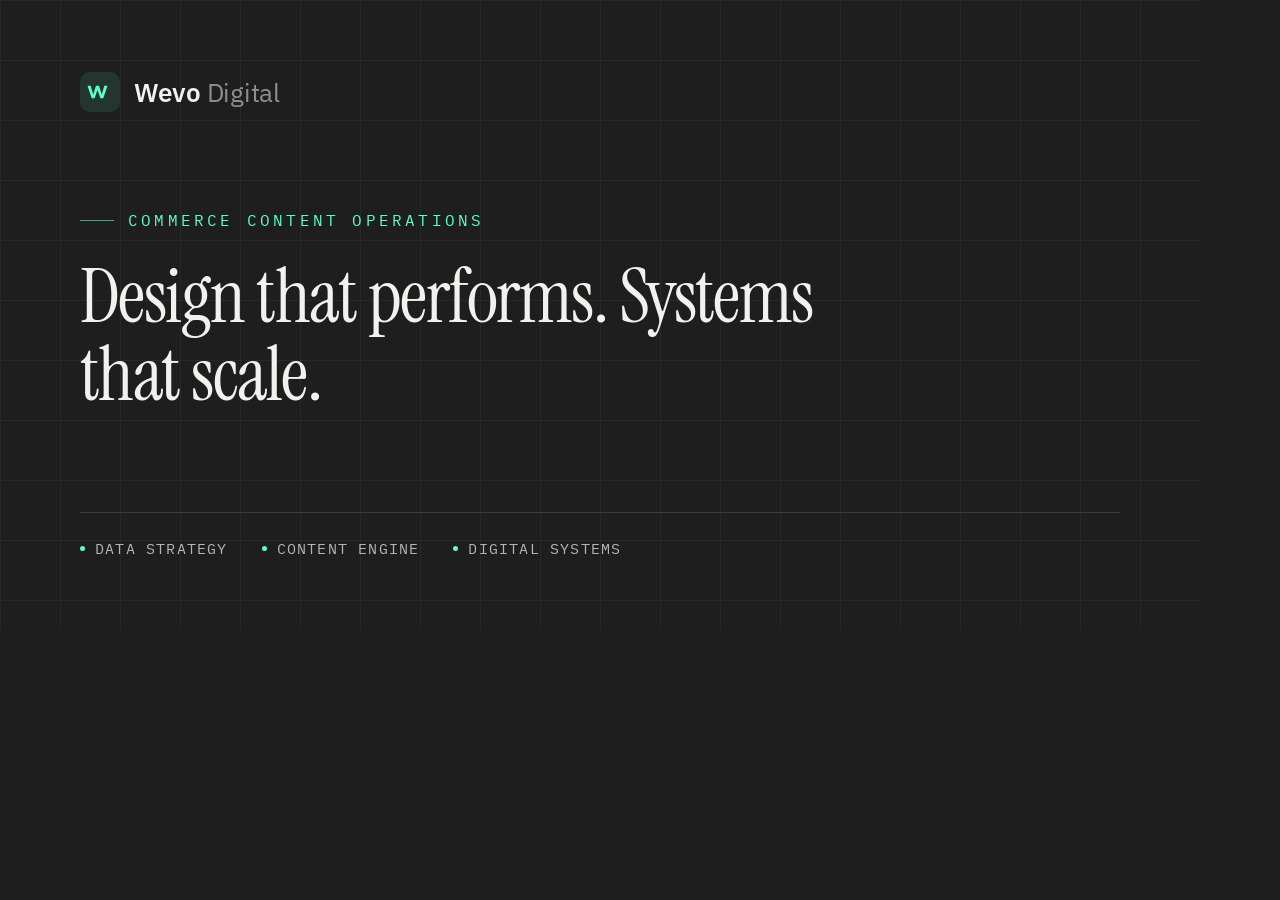
<file: tools/og-template.html>
<!DOCTYPE html>
<!-- Sorgente dell'immagine Open Graph. Rigenerare con: node tools/build-og.js -->
<html lang="it">
<head>
<meta charset="utf-8">
<link rel="preconnect" href="https://fonts.gstatic.com" crossorigin>
<link rel="stylesheet" href="https://fonts.googleapis.com/css2?family=Instrument+Serif&family=IBM+Plex+Mono:wght@400;500&family=IBM+Plex+Sans:wght@400;600&display=swap">
<style>
  * { box-sizing: border-box; margin: 0; }
  body {
    width: 1200px; height: 630px;
    background: #1E1E1E;
    color: #F2F1EE;
    font-family: "IBM Plex Sans", sans-serif;
    position: relative;
    overflow: hidden;
  }
  .grid {
    position: absolute; inset: 0;
    background-image:
      linear-gradient(rgba(255,255,255,.045) 1px, transparent 1px),
      linear-gradient(90deg, rgba(255,255,255,.045) 1px, transparent 1px);
    background-size: 60px 60px;
  }
  .glow {
    position: absolute; top: -280px; right: -140px;
    width: 760px; height: 760px; border-radius: 50%;
    background: radial-gradient(circle, rgba(92,255,200,0), transparent 68%);
  }
  .inner {
    position: relative;
    height: 100%;
    padding: 72px 80px;
    display: flex;
    flex-direction: column;
    justify-content: space-between;
  }
  .brand { display: flex; align-items: center; gap: 14px; }
  .brand svg { display: block; }
  .brand span { font-size: 26px; font-weight: 600; letter-spacing: -.01em; }
  .brand em { font-style: normal; color: #8F8E89; font-weight: 400; }
  .eyebrow {
    font-family: "IBM Plex Mono", monospace;
    font-size: 16px; letter-spacing: .2em; text-transform: uppercase;
    color: #5CFFC8; display: flex; align-items: center; gap: 14px;
    margin-bottom: 28px;
  }
  .eyebrow::before { content: ""; width: 34px; height: 1px; background: currentColor; opacity: .6; }
  h1 {
    font-family: "Instrument Serif", Georgia, serif;
    font-size: 76px; line-height: 1.02; letter-spacing: -.02em;
    font-weight: 400; max-width: 22ch;
  }
  .meta {
    display: flex; gap: 34px;
    border-top: 1px solid rgba(255,255,255,.12);
    padding-top: 26px;
    font-family: "IBM Plex Mono", monospace;
    font-size: 15px; letter-spacing: .08em; text-transform: uppercase;
    color: #B6B5B0;
  }
  .meta i { font-style: normal; display: flex; align-items: center; gap: 10px; }
  .meta i::before { content: ""; width: 5px; height: 5px; border-radius: 50%; background: #5CFFC8; }
</style>
</head>
<body>
  <div class="grid"></div>
  <div class="glow"></div>
  <div class="inner">
    <div class="brand">
      <svg viewBox="0 0 32 32" width="40" height="40">
        <rect width="32" height="32" rx="8" fill="#5CFFC8" opacity=".1"></rect>
        <path d="M6 11l3.4 10h2.3L14 14.3 16.3 21h2.3L22 11h-2.5l-2.1 6.9L15.2 11h-2.4l-2.2 6.9L8.5 11z" fill="#5CFFC8"></path>
      </svg>
      <span>Wevo <em>Digital</em></span>
    </div>

    <div>
      <p class="eyebrow">Commerce Content Operations</p>
      <h1>Design that performs. Systems that scale.</h1>
    </div>

    <div class="meta">
      <i>Data Strategy</i>
      <i>Content Engine</i>
      <i>Digital Systems</i>
    </div>
  </div>
</body>
</html>
</file>
<file: assets/css/styles.css>
/* =========================================================
   Wevo Digital — Commerce Content Operations
   Design tokens
   ========================================================= */

:root {
  /* Palette v1 (14 nov 2026): monocromo caldo + un solo accento menta.
     Tema chiaro di base; le sezioni scure usano lo scope .theme-dark. */
  --bg:            #E6E5E2;   /* Fondo */
  --bg-alt:        #FFFFFF;   /* Superficie */
  --bg-raised:     #FFFFFF;
  --line:          #CFCDC8;   /* Divisori */
  --line-strong:   #B3B1AB;

  --text:          #000000;
  --text-muted:    #5F5E5A;
  --text-dim:      #5F5E5A;

  /* Accento: su chiaro testo/segni in menta profonda, riempimenti in menta */
  --accent:        #00704E;   /* Menta profonda: testo, numeri, segni */
  --accent-fill:   #5CFFC8;   /* Menta: evidenziatore, tag (con testo nero) */
  --accent-ink:    #000000;
  --accent-soft:   #D9F7EA;   /* Velo menta: callout, box dati */
  --accent-line:   rgba(0, 112, 78, .45);

  /* CTA: mai menta. Nera su chiaro, bianca su grafite */
  --cta-bg:        #000000;
  --cta-ink:       #FFFFFF;
  --cta-hover:     #1E1E1E;
  --hover-wash:    rgba(0, 0, 0, .04);

  --nav-bg:        rgba(230, 229, 226, .78);
  --nav-bg-stuck:  rgba(230, 229, 226, .94);
  --logo-filter:   brightness(0);

  /* Stati */
  --ph:            #8A4B00;
  --ph-line:       rgba(138, 75, 0, .55);
  --danger:        #B42318;
  --danger-text:   #B42318;
  --danger-line:   rgba(180, 35, 24, .35);
  --danger-wash:   rgba(180, 35, 24, .06);

  /* Type */
  --display: "Inter Tight", "Helvetica Neue", Arial, sans-serif;
  --serif:  "Instrument Serif", "Iowan Old Style", Georgia, "Times New Roman", serif;
  --sans:   "IBM Plex Sans", -apple-system, BlinkMacSystemFont, "Segoe UI", Roboto, Helvetica, Arial, sans-serif;
  --mono:   "IBM Plex Mono", ui-monospace, SFMono-Regular, Menlo, Consolas, monospace;

  /* Layout */
  --shell:      1180px;
  --gutter:     clamp(20px, 5vw, 48px);
  --section-y:  clamp(72px, 11vw, 140px);
  --radius:     14px;
  --radius-sm:  10px;

  --ease: cubic-bezier(.22, .61, .36, 1);
}


/* Scope scuro: sezioni grafite e footer */
.theme-dark {
  --bg:            #1E1E1E;   /* Grafite */
  --bg-alt:        #262625;
  --bg-raised:     #2B2B2A;
  --line:          rgba(242, 241, 238, .12);
  --line-strong:   rgba(242, 241, 238, .24);
  --text:          #F2F1EE;
  --text-muted:    #B6B5B0;
  --text-dim:      #8F8E89;
  --accent:        #5CFFC8;
  --accent-fill:   #5CFFC8;
  --accent-soft:   rgba(92, 255, 200, .09);
  --accent-line:   rgba(92, 255, 200, .45);
  --cta-bg:        #FFFFFF;
  --cta-ink:       #000000;
  --cta-hover:     #E6E5E2;
  --hover-wash:    rgba(255, 255, 255, .05);
  --logo-filter:   brightness(0) invert(1);
  --ph:            #FFB86B;
  --ph-line:       rgba(255, 184, 107, .6);
  --danger:        #FF7A6B;
  --danger-text:   #FF9A8E;
  --danger-line:   rgba(255, 122, 107, .35);
  --danger-wash:   rgba(255, 122, 107, .08);
  background: var(--bg);
  color: var(--text);
  color-scheme: dark;
}

/* =========================================================
   Reset & base
   ========================================================= */

*, *::before, *::after { box-sizing: border-box; }

html {
  -webkit-text-size-adjust: 100%;
  scroll-behavior: smooth;
  scroll-padding-top: 92px;
}

body {
  margin: 0;
  background: var(--bg);
  color: var(--text);
  font-family: var(--sans);
  font-size: 16px;
  line-height: 1.62;
  font-feature-settings: "kern" 1;
  -webkit-font-smoothing: antialiased;
  -moz-osx-font-smoothing: grayscale;
  overflow-x: hidden;
}

img, svg { max-width: 100%; }
svg { display: block; }

[hidden] { display: none !important; }

a { color: inherit; text-decoration: none; }

h1, h2, h3 { margin: 0; font-weight: 400; letter-spacing: -.015em; }
p { margin: 0; }
ul, ol { margin: 0; padding: 0; list-style: none; }

:focus-visible {
  outline: 2px solid var(--accent);
  outline-offset: 3px;
  border-radius: 3px;
}

::selection { background: var(--accent-fill); color: var(--accent-ink); }

.shell {
  width: 100%;
  max-width: var(--shell);
  margin-inline: auto;
  padding-inline: var(--gutter);
}

.skip-link {
  position: absolute;
  left: -9999px;
  top: 0;
  z-index: 200;
  background: var(--accent-fill);
  color: var(--accent-ink);
  padding: 10px 18px;
  font: 500 13px/1 var(--mono);
  border-radius: 0 0 8px 0;
}
.skip-link:focus { left: 0; }

/* =========================================================
   Typography primitives
   ========================================================= */

.display {
  font-family: var(--display);
  font-size: clamp(2.6rem, 6.2vw, 4.5rem);
  line-height: 1.03;
  letter-spacing: -.02em;
  margin: 0 0 24px;
  text-wrap: balance;
}

.h2 {
  font-family: var(--display);
  font-size: clamp(1.95rem, 4vw, 3rem);
  line-height: 1.08;
  letter-spacing: -.018em;
  text-wrap: balance;
}

.eyebrow {
  font: 500 11.5px/1 var(--mono);
  letter-spacing: .18em;
  text-transform: uppercase;
  color: var(--accent);
  margin-bottom: 20px;
  display: flex;
  align-items: center;
  gap: 10px;
}
.eyebrow::before {
  content: "";
  width: 22px;
  height: 1px;
  background: currentColor;
  opacity: .6;
  flex: none;
}

.lede {
  font-size: clamp(1.02rem, 1.6vw, 1.2rem);
  line-height: 1.65;
  color: var(--text-muted);
  max-width: 56ch;
}

.section__lede {
  font-size: clamp(1rem, 1.5vw, 1.12rem);
  color: var(--text-muted);
  max-width: 62ch;
  margin-top: 20px;
}

/* =========================================================
   Buttons
   ========================================================= */

.btn {
  --btn-py: 14px;
  --btn-px: 26px;
  display: inline-flex;
  align-items: center;
  justify-content: center;
  gap: 10px;
  padding: var(--btn-py) var(--btn-px);
  font: 500 14px/1 var(--sans);
  letter-spacing: .01em;
  border: 1px solid transparent;
  border-radius: 999px;
  cursor: pointer;
  transition: background-color .25s var(--ease), color .25s var(--ease),
              border-color .25s var(--ease), transform .2s var(--ease), opacity .2s;
  white-space: nowrap;
}
.btn:active { transform: translateY(1px); }

.btn--primary {
  background: var(--cta-bg);
  color: var(--cta-ink);
  font-weight: 600;
}
.btn--primary:hover { background: var(--cta-hover); }

.btn--ghost {
  border-color: var(--line-strong);
  color: var(--text);
  background: transparent;
}
.btn--ghost:hover { border-color: var(--text); background: var(--hover-wash); }

.btn--sm { --btn-py: 10px; --btn-px: 18px; font-size: 13px; }
.btn--block { width: 100%; }
.btn[disabled] { opacity: .55; cursor: progress; }

/* =========================================================
   Nav
   ========================================================= */

.nav {
  position: sticky;
  top: 0;
  z-index: 100;
  background: var(--nav-bg);
  backdrop-filter: saturate(160%) blur(14px);
  -webkit-backdrop-filter: saturate(160%) blur(14px);
  border-bottom: 1px solid transparent;
  transition: border-color .3s var(--ease), background-color .3s var(--ease);
}
.nav.is-stuck { border-bottom-color: var(--line); background: var(--nav-bg-stuck); }

.nav__inner {
  display: flex;
  align-items: center;
  justify-content: space-between;
  gap: 24px;
  height: 72px;
}

.logo { display: inline-flex; align-items: center; gap: 10px; color: var(--text); }
.logo__mark { color: var(--text); flex: none; }
.logo__text {
  font: 600 16px/1 var(--sans);
  letter-spacing: -.01em;
}
.logo__dim { color: var(--text-dim); font-weight: 400; }

.nav__links {
  display: flex;
  align-items: center;
  gap: 30px;
  font-size: 14px;
  color: var(--text-muted);
}
.nav__links a { transition: color .2s var(--ease); }
.nav__links a:hover { color: var(--text); }
.nav__cta { color: var(--cta-ink); margin-left: 4px; }
.nav__cta:hover { color: var(--cta-ink); }

.nav__toggle {
  display: none;
  width: 42px;
  height: 42px;
  border: 1px solid var(--line);
  border-radius: 10px;
  background: transparent;
  cursor: pointer;
  padding: 0;
  place-items: center;
  align-content: center;
  justify-items: center;
  gap: 5px;
}
.nav__toggle span {
  display: block;
  width: 17px;
  height: 1.5px;
  background: var(--text);
  transition: transform .25s var(--ease), opacity .2s var(--ease);
}
.nav__toggle[aria-expanded="true"] span:first-child { transform: translateY(3.25px) rotate(45deg); }
.nav__toggle[aria-expanded="true"] span:last-child  { transform: translateY(-3.25px) rotate(-45deg); }

/* =========================================================
   Hero
   ========================================================= */

.hero {
  position: relative;
  padding: clamp(56px, 9vw, 108px) 0 clamp(64px, 10vw, 120px);
  overflow: hidden;
}
.hero::before {
  content: "";
  position: absolute;
  inset: -20% -10% auto -10%;
  height: 70%;
  display: none; /* niente gradienti: tinte piatte */
  pointer-events: none;
}

.hero__inner {
  position: relative;
  display: grid;
  grid-template-columns: minmax(0, 1.08fr) minmax(0, .92fr);
  gap: clamp(32px, 5vw, 64px);
  align-items: center;
}

.hero__actions {
  display: flex;
  flex-wrap: wrap;
  gap: 12px;
  margin-top: 34px;
}

.hero__title { font-size: clamp(2.5rem, 5.2vw, 4.1rem); }
.hero__title em {
  display: inline;
  font-style: normal;
  color: var(--accent-ink);
  background: var(--accent-fill); /* evidenziatore menta */
  padding: 0 .12em;
  -webkit-box-decoration-break: clone;
  box-decoration-break: clone;
}

.hero__trust {
  margin-top: 40px;
  padding-top: 24px;
  border-top: 1px solid var(--line);
  font: 400 12px/1.6 var(--mono);
  letter-spacing: .05em;
  text-transform: uppercase;
  color: var(--text-dim);
  max-width: 58ch;
  display: grid;
  grid-template-columns: 14px 1fr;
  gap: 10px;
}
.hero__trust::before {
  content: "";
  width: 4px; height: 4px;
  margin-top: 8px;
  border-radius: 50%;
  background: var(--accent);
}

.hero__visual { color: var(--text); }

/* Hero: un master, tante uscite, approvate da una persona.
   Scena disegnata a 640×560 e scalata alla colonna (--hx-scale da main.js). */
.hx {
  --hx-scale: .78;
  position: relative;
  width: 100%;
  aspect-ratio: 640 / 560;
  overflow: hidden;
  border-radius: var(--radius);
}
.hx__stage {
  position: absolute; left: 0; top: 0;
  width: 640px; height: 560px;
  transform: scale(var(--hx-scale));
  transform-origin: 0 0;
  background: #ECEBE8;
  color: #1E1E1E;
  font-family: var(--sans);
}
.hx__persp { position: absolute; inset: 0; perspective: 1800px; perspective-origin: 55% 30%; overflow: hidden; }
.hx__plane {
  position: absolute; left: -500px; top: -500px;
  width: 1800px; height: 1600px;
  transform: rotateX(50deg) rotateZ(-24deg);
  transform-origin: 50% 40%;
  transform-style: preserve-3d;
  background-color: #E3E2DE;
  background-image:
    linear-gradient(#D3D1CB 1px, transparent 1px),
    linear-gradient(90deg, #D3D1CB 1px, transparent 1px);
  background-size: 48px 48px;
}
.hx__grid {
  position: absolute; left: 620px; top: 470px; width: 760px;
  display: grid;
  grid-template-columns: repeat(8, minmax(0, 1fr));
  grid-auto-rows: 72px;
  grid-auto-flow: dense;
  gap: 14px;
  transform-style: preserve-3d;
}
.hx-tile { position: relative; transform-style: preserve-3d; }
.hx-tile--wide { grid-column: span 2; }
.hx-base { position: absolute; inset: 0; border-radius: 10px; background: #C9C7C1; }
.hx-face {
  position: absolute; inset: 0;
  border-radius: 10px;
  background: #FFFFFF;
  border: 1px solid #CFCDC8;
  overflow: hidden;
  transform: translateZ(var(--z));
}
.hx-face--soft { background: #F2F1EE; }
.hx-face--dark { background: #1E1E1E; border-color: #1E1E1E; }
.hx-prod { position: absolute; left: 50%; top: 48%; width: 38px; height: 38px; transform: translate(-50%, -40%); fill: #1E1E1E; fill-rule: evenodd; opacity: .85; }
.hx-pname { position: absolute; left: 8px; bottom: 6px; font: 700 10px/1 var(--display); letter-spacing: -.01em; }
.hx-quote { position: absolute; left: 10px; right: 10px; top: 28px; font: 800 13px/1 var(--display); letter-spacing: -.03em; color: #fff; }
.hx-sun { position: absolute; right: 14px; top: 30px; width: 16px; height: 16px; border-radius: 50%; background: #B4B2A9; }
.hx-mount { position: absolute; left: 0; bottom: 0; width: 100%; height: 58%; fill: #1E1E1E; }
.hx-mount path:first-child { opacity: .82; }
.hx-mount .hx-snow { fill: #fff; }
.hx-pg { position: absolute; left: 10px; border-radius: 2px; }
.hx-pg--img { top: 28px; width: 38%; height: 30%; border-radius: 4px; background: #E3E2DE; }
.hx-pg--t { bottom: 22px; width: 70%; height: 4px; background: #1E1E1E; }
.hx-pg--l { bottom: 12px; width: 82%; height: 3px; background: #CFCDC8; }
.hx-chan {
  position: absolute; left: 6px; top: 6px;
  height: 18px; padding: 0 6px 0 4px;
  display: flex; align-items: center; gap: 3px;
  border-radius: 9px; background: #fff; border: 1px solid #CFCDC8;
  font: 500 8px/1 var(--sans); color: #1E1E1E; white-space: nowrap;
}
.hx-ico { width: 10px; height: 10px; fill: none; stroke: currentColor; stroke-width: 1.6; stroke-linecap: round; stroke-linejoin: round; }
.hx-ring { position: absolute; inset: 0; border-radius: 10px; border: 1.5px solid #00704E; opacity: 0; }
.hx-ok {
  position: absolute; top: 6px; right: 6px;
  width: 16px; height: 16px; border-radius: 50%;
  background: #00704E; opacity: 0;
  display: flex; align-items: center; justify-content: center;
}
.hx-ok svg { width: 9px; height: 9px; fill: none; stroke: #fff; stroke-width: 2.6; stroke-linecap: round; stroke-linejoin: round; }

.hx__legend {
  position: absolute; right: 24px; top: 24px; width: 150px;
  padding: 12px 14px;
  background: #fff; border: 1px solid #CFCDC8; border-radius: 14px;
}
.hx__legend p { font: 500 10px/1 var(--mono); letter-spacing: .16em; text-transform: uppercase; color: #5F5E5A; margin-bottom: 10px; }
.hx__legend ul { list-style: none; margin: 0; padding: 0; display: flex; flex-direction: column; gap: 9px; }
.hx__legend li { display: flex; align-items: center; gap: 9px; font: 500 12px/1 var(--sans); }
.hx-legico { width: 24px; height: 24px; border-radius: 7px; background: #1E1E1E; color: #fff; display: flex; align-items: center; justify-content: center; }
.hx-legico .hx-ico { width: 13px; height: 13px; }

.hx__cursor { position: absolute; left: 286px; top: 210px; z-index: 3; }
.hx__arrow { width: 20px; height: 22px; fill: #1E1E1E; stroke: #fff; stroke-width: 1.5; stroke-linejoin: round; }
.hx__who { position: absolute; left: 16px; top: 18px; white-space: nowrap; background: #1E1E1E; color: #fff; font: 500 11px/1 var(--sans); padding: 5px 9px; border-radius: 12px; }
.hx__bubble {
  position: absolute; left: 16px; top: 46px; white-space: nowrap;
  background: #fff; border: 1px solid #CFCDC8; color: #1E1E1E;
  font: 400 12px/1 var(--sans); padding: 8px 11px; border-radius: 10px 10px 10px 2px;
  opacity: 0;
}
.hx__bubble--1 { opacity: 1; }

.hx__master {
  position: absolute; left: 32px; top: 200px; width: 200px; z-index: 2;
  padding: 14px; display: flex; flex-direction: column; gap: 10px;
  background: #fff; border: 1px solid #B4B2A9; border-radius: 16px;
}
.hx__mimg { height: 112px; border-radius: 10px; background: #F2F1EE; display: flex; align-items: center; justify-content: center; }
.hx__mimg svg { width: 64px; height: 64px; fill: #1E1E1E; opacity: .85; }
.hx__mname { font: 800 21px/1 var(--display); letter-spacing: -.035em; }
.hx__mmeta { font: 400 10px/1.3 var(--sans); letter-spacing: .22em; text-transform: uppercase; color: #5F5E5A; }
.hx__swatches { display: flex; gap: 6px; }
.hx__swatches span { width: 14px; height: 14px; border-radius: 50%; }
.hx__swatches span:nth-child(1) { background: #D8CBB4; }
.hx__swatches span:nth-child(2) { background: #1E1E1E; }
.hx__swatches span:nth-child(3) { background: #8A8F7A; }

.hx__human {
  position: absolute; left: 32px; bottom: 32px; z-index: 2;
  display: flex; align-items: center; gap: 10px;
  padding: 6px 16px 6px 6px;
  background: #fff; border: 1px solid #CFCDC8; border-radius: 28px;
  font: 400 13px/1 var(--sans);
}
.hx__human span { width: 30px; height: 30px; border-radius: 50%; background: #1E1E1E; color: #fff; font-size: 11px; font-weight: 500; display: flex; align-items: center; justify-content: center; }

@keyframes hx-ok   { 0%,6% { opacity: 0; transform: scale(.6); } 12%,62% { opacity: 1; transform: scale(1); } 72%,100% { opacity: 0; } }
@keyframes hx-ring { 0%,6% { opacity: 0; } 12%,62% { opacity: 1; } 72%,100% { opacity: 0; } }
@keyframes hx-cursor {
  0%      { transform: translate(0, 0); }
  18%,26% { transform: translate(118px, -40px); }
  44%,52% { transform: translate(200px, 40px); }
  70%,78% { transform: translate(120px, 140px); }
  100%    { transform: translate(0, 0); }
}
@keyframes hx-b1 { 0%,19% { opacity: 0; transform: translateY(4px); } 22%,30% { opacity: 1; transform: none; } 34%,100% { opacity: 0; } }
@keyframes hx-b2 { 0%,71% { opacity: 0; transform: translateY(4px); } 74%,82% { opacity: 1; transform: none; } 86%,100% { opacity: 0; } }

@media (prefers-reduced-motion: no-preference) {
  .hx-ok   { animation: hx-ok 9s ease-in-out var(--d) infinite both; }
  .hx-ring { animation: hx-ring 9s ease-in-out var(--d) infinite both; }
  .hx__cursor { animation: hx-cursor 12s cubic-bezier(.45, 0, .25, 1) infinite; }
  .hx__bubble--1 { animation: hx-b1 12s ease-out infinite both; }
  .hx__bubble--2 { animation: hx-b2 12s ease-out infinite both; }
}
@media (prefers-reduced-motion: reduce) {
  .hx-tile:nth-child(5n+2) .hx-ok,
  .hx-tile:nth-child(5n+2) .hx-ring { opacity: 1; }
  .hx__cursor, .hx-ok, .hx-ring, .hx__bubble { animation: none !important; }
}
.cycle__pulse path {
  stroke-dasharray: 18 100;
  animation: flow 4.2s linear infinite;
}
.cycle__pulse path { animation-duration: 6s; }

@keyframes flow {
  from { stroke-dashoffset: 118; }
  to   { stroke-dashoffset: 0; }
}

/* =========================================================
   Sections
   ========================================================= */

.section { padding-block: var(--section-y); }
.section--alt { background: var(--bg-alt); border-block: 1px solid var(--line); }
.section.theme-dark { background: var(--bg); border-block: 0; }

.section__head { max-width: 760px; margin-bottom: clamp(40px, 5vw, 64px); }
.section__head--center {
  margin-inline: auto;
  text-align: center;
}
.section__head--center .eyebrow { justify-content: center; }

/* Cards */
.cards {
  display: grid;
  grid-template-columns: repeat(auto-fit, minmax(280px, 1fr));
  gap: 20px;
}
.cards--3 { grid-template-columns: repeat(3, minmax(0, 1fr)); }
.cards--2 { grid-template-columns: repeat(2, minmax(0, 1fr)); }

.card.card--accent {
  border-color: var(--accent-line);
  background: var(--accent-soft);
}
.card--link { display: block; }
.card--link::after {
  content: "↗";
  position: absolute;
  top: 22px;
  right: 24px;
  font: 400 13px/1 var(--mono);
  color: var(--accent);
  opacity: .5;
  transition: opacity .25s var(--ease), transform .25s var(--ease);
}
.card--link:hover::after,
.card--link:focus-visible::after { opacity: 1; transform: translate(2px, -2px); }

.inline-link {
  color: var(--text);
  border-bottom: 1px solid var(--line-strong);
  transition: color .2s var(--ease), border-color .2s var(--ease);
}
.inline-link:hover { color: var(--accent); border-color: var(--accent); }

/* Frase ponte / chiusura di sezione */
.bridge {
  margin-top: clamp(40px, 5vw, 64px);
  font-family: var(--display);
  font-size: clamp(1.4rem, 2.6vw, 2rem);
  line-height: 1.2;
  max-width: 34ch;
  padding-left: 22px;
  border-left: 2px solid var(--accent);
  text-wrap: balance;
}

/* Segnaposto ancora da completare */
.ph {
  display: inline-block;
  font: 500 10.5px/1.4 var(--mono);
  letter-spacing: .06em;
  color: var(--ph);
  border: 1px dashed var(--ph-line);
  border-radius: 6px;
  padding: 2px 7px;
  vertical-align: middle;
}
.ph-box {
  display: grid;
  place-items: center;
  gap: 10px;
  min-height: 220px;
  padding: 24px;
  text-align: center;
  color: var(--text-dim);
  font-size: .92rem;
  border: 1px dashed var(--line-strong);
  border-radius: var(--radius);
  background: var(--bg);
}

.visually-hidden {
  position: absolute !important;
  width: 1px; height: 1px;
  padding: 0; margin: -1px;
  overflow: hidden;
  clip: rect(0 0 0 0);
  white-space: nowrap;
  border: 0;
}

/* Il motore: ciclo in tre fasi */
.cycle { margin: 0 0 clamp(36px, 5vw, 56px); color: var(--text); }
.cycle__svg { width: 100%; height: auto; }
.cycle__node rect {
  fill: var(--bg-raised);
  stroke: var(--line-strong);
  stroke-width: 1;
}
.cycle__node--main rect {
  fill: var(--accent-soft);
  stroke: var(--accent);
  stroke-width: 1.5;
}
.cycle__num { font: 500 12px var(--mono); letter-spacing: .14em; fill: var(--text-dim); }
.cycle__node--main .cycle__num { fill: var(--accent); }
.cycle__name { font: 800 22px var(--display); letter-spacing: -.03em; fill: var(--text); }
.cycle__note { font: 400 13px var(--sans); fill: var(--text-muted); }
.cycle__loop { font: 400 12px var(--mono); letter-spacing: .04em; fill: var(--text-muted); }

/* Content Engine: USP */
.usps {
  display: grid;
  grid-template-columns: repeat(3, minmax(0, 1fr));
  gap: 1px;
  background: var(--line);
  border: 1px solid var(--line);
  border-radius: var(--radius);
  overflow: hidden;
}
.usp { background: var(--bg-raised); padding: clamp(26px, 3vw, 36px); }
.usp__title {
  font-family: var(--display);
  font-size: 1.55rem;
  line-height: 1.15;
  margin-bottom: 14px;
}
.usp__title::before {
  content: "";
  display: block;
  width: 26px;
  height: 2px;
  background: var(--accent);
  margin-bottom: 22px;
}
.usp p { color: var(--text-muted); font-size: .96rem; }

/* Content Engine: flusso della pipeline */
.flow {
  display: grid;
  grid-template-columns: repeat(4, minmax(0, 1fr));
  gap: 18px;
  margin-top: clamp(48px, 6vw, 72px);
  counter-reset: none;
}
.flow__step {
  position: relative;
  padding: 24px 22px 26px;
  border: 1px solid var(--line);
  border-radius: var(--radius);
  background: var(--bg);
}
.flow__step:not(:last-child)::after {
  content: "";
  position: absolute;
  top: 34px;
  right: -18px;
  width: 18px;
  height: 1px;
  background: var(--line-strong);
}
.flow__step--accent { border-color: var(--accent-line); }
.flow__num {
  display: block;
  font: 500 11px/1 var(--mono);
  letter-spacing: .16em;
  color: var(--accent);
  margin-bottom: 18px;
}
.flow__step h3 { font: 600 1.02rem/1.3 var(--sans); margin-bottom: 8px; }
.flow__step p { color: var(--text-muted); font-size: .92rem; }
.flow__note {
  margin-top: 22px;
  font: 400 12px/1.5 var(--mono);
  letter-spacing: .08em;
  text-transform: uppercase;
  color: var(--text-dim);
}

/* Content Engine: prima / dopo (un master, tutte le uscite) */
.beforeafter__label {
  font: 500 11px/1 var(--mono);
  letter-spacing: .16em;
  text-transform: uppercase;
  color: var(--text-dim);
  margin: 0 0 14px;
}
.beforeafter__label--accent { color: var(--accent); }

.pd { margin-top: clamp(48px, 6vw, 72px); }
.pd__head {
  display: flex;
  flex-wrap: wrap;
  justify-content: space-between;
  align-items: flex-end;
  gap: 20px 40px;
  margin-bottom: clamp(24px, 3vw, 32px);
}
.pd__title {
  font-family: var(--display);
  font-weight: 800;
  font-size: clamp(1.9rem, 3.6vw, 2.6rem);
  line-height: 1.04;
  letter-spacing: -.03em;
  margin: 0;
}
.pd__count {
  display: flex;
  align-items: center;
  gap: 14px;
  margin: 0;
  font-family: var(--display);
  font-weight: 800;
  font-size: clamp(2.6rem, 5vw, 4rem);
  line-height: 1;
  letter-spacing: -.04em;
}
.pd__count-n { color: var(--accent); }
.pd__count small {
  max-width: 120px;
  font: 400 11px/1.4 var(--mono);
  letter-spacing: .08em;
  text-transform: uppercase;
  color: var(--text-muted);
}
.pd__body {
  display: grid;
  grid-template-columns: minmax(0, 330px) minmax(0, 1fr);
  gap: 28px;
}
.pd__col { display: flex; flex-direction: column; min-width: 0; }
.pd__note {
  margin: 12px 0 0;
  font: 400 11px/1.7 var(--mono);
  letter-spacing: .04em;
  color: var(--text-muted);
}

/* Prima: la pagina brand com'è oggi */
.pd-page {
  flex: 1;
  display: flex;
  flex-direction: column;
  background: var(--bg-alt);
  border: 1px solid var(--line);
  border-radius: var(--radius);
  overflow: hidden;
}
.pd-page__bar {
  display: flex; align-items: center; gap: 6px;
  height: 28px; padding: 0 12px;
  border-bottom: 1px solid var(--bg);
}
.pd-page__bar i { width: 7px; height: 7px; border-radius: 50%; background: var(--line); }
.pd-page__bar span { margin-left: 10px; font: 400 10px/1 var(--mono); color: var(--text-dim); }
.pd-page__body { flex: 1; display: flex; flex-direction: column; gap: 12px; padding: 18px; }
.pd-page__lines { display: flex; flex-direction: column; gap: 8px; }
.pd-page__lines i { display: block; height: 6px; border-radius: 3px; background: var(--bg); }
.pd-page__lines i:first-child { height: 12px; width: 46%; background: #1E1E1E; }
.pd-page__lines i:last-child { width: 84%; }
.pd-page__gallery { display: grid; grid-template-columns: repeat(3, 1fr); gap: 6px; }
.pd-page__gallery img {
  display: block; width: 100%; height: auto;
  aspect-ratio: 4 / 5; object-fit: cover;
  border-radius: 4px; filter: saturate(.55);
}
.pd-page__btn {
  margin-top: auto; align-self: flex-start;
  padding: 8px 14px;
  border: 1px solid #1E1E1E; border-radius: 6px;
  font: 600 11px/1 var(--sans); letter-spacing: .08em; text-transform: uppercase;
}

/* Dopo: il master e le sue uscite */
.pd-engine {
  flex: 1;
  display: grid;
  grid-template-columns: 150px minmax(0, 1fr);
  gap: 22px;
  align-items: center;
  padding: 20px;
  background: var(--bg);
  color: var(--text);
  border-radius: var(--radius);
}
.pd-master { margin: 0; display: flex; flex-direction: column; gap: 8px; }
.pd-master img {
  display: block; width: 150px; height: 190px; object-fit: cover;
  border-radius: 8px; outline: 2px solid var(--accent-fill); outline-offset: 3px;
}
.pd-master figcaption { font: 400 10px/1.6 var(--mono); letter-spacing: .06em; color: var(--text-dim); }
.pd-master strong { display: block; font-weight: 500; letter-spacing: .12em; text-transform: uppercase; color: var(--accent); margin: 4px 0 2px; }

.pd-outs {
  list-style: none; margin: 0; padding: 0;
  display: flex; flex-wrap: wrap; align-items: flex-end; align-content: center; gap: 10px;
}
.pd-out { display: flex; flex-direction: column; gap: 5px; }
.pd-out__frame {
  position: relative; overflow: hidden;
  width: 110px; height: 138px;
  border-radius: 6px; background: #FFFFFF;
}
.pd-out__frame img { position: absolute; inset: 0; width: 100%; height: 100%; object-fit: cover; }
.pd-out__frame::after,
.pd-out__frame::before {
  content: ""; position: absolute; left: 7px; height: 5px; border-radius: 2px;
}
.pd-out__frame::before { bottom: 16px; width: 62%; background: #FFFFFF; }
.pd-out__frame::after { bottom: 8px; width: 40%; height: 4px; background: var(--accent-fill); }
.pd-out__lang {
  position: absolute; top: 5px; right: 5px; z-index: 1;
  padding: 2px 5px; border-radius: 3px;
  background: #000000; color: var(--accent-fill);
  font: 500 9px/1.3 var(--mono); letter-spacing: .06em;
}
.pd-out__label { font: 400 9.5px/1.2 var(--mono); letter-spacing: .06em; text-transform: uppercase; color: var(--text-muted); }

/* formati: schede (foto in alto, testo sotto) */
.pd-out--pdp .pd-out__frame img,
.pd-out--email .pd-out__frame img { height: 62%; }
.pd-out--print .pd-out__frame img { height: 52%; }
.pd-out--pdp .pd-out__frame::before,
.pd-out--email .pd-out__frame::before,
.pd-out--print .pd-out__frame::before { background: #1E1E1E; }
.pd-out--pdp .pd-out__frame::after,
.pd-out--email .pd-out__frame::after,
.pd-out--print .pd-out__frame::after { background: #CFCDC8; }
.pd-out--story .pd-out__frame { width: 78px; }
.pd-out--square .pd-out__frame { width: 138px; }
.pd-out--wide .pd-out__frame { width: 190px; height: 107px; }
.pd-out--pin .pd-out__frame { width: 78px; height: 117px; }
.pd-out--print .pd-out__frame { width: 86px; height: 115px; }
.pd-out--email .pd-out__frame { width: 96px; height: 128px; }

@media (max-width: 860px) {
  .pd__body { grid-template-columns: minmax(0, 1fr); }
  .pd-engine { grid-template-columns: minmax(0, 1fr); }
  .pd-master { flex-direction: row; align-items: center; gap: 14px; }
  .pd-master img { width: 96px; height: 120px; }
  .pd-outs { justify-content: flex-start; }
}
@media (max-width: 560px) {
  .pd-out__frame { width: 92px; height: 116px; }
  .pd-out--story .pd-out__frame, .pd-out--pin .pd-out__frame { width: 66px; }
  .pd-out--square .pd-out__frame { width: 116px; }
  .pd-out--wide { flex-basis: 100%; }
  .pd-out--wide .pd-out__frame { width: 100%; height: 150px; }
}

/* Perché Wevo: confronto */
.compare {
  border: 1px solid var(--line);
  border-radius: var(--radius);
  overflow: hidden;
}
.compare__table {
  width: 100%;
  border-collapse: collapse;
  font-size: .96rem;
}
.compare__table th,
.compare__table td {
  text-align: left;
  vertical-align: top;
  padding: 22px 24px;
  border-bottom: 1px solid var(--line);
}
.compare__table tbody tr:last-child th,
.compare__table tbody tr:last-child td { border-bottom: 0; }
.compare__table thead th {
  font: 500 11px/1.3 var(--mono);
  letter-spacing: .14em;
  text-transform: uppercase;
  color: var(--text-dim);
  background: var(--bg-alt);
}
.compare__table tbody th {
  font-family: var(--display);
  font-weight: 400;
  font-size: 1.3rem;
  line-height: 1.2;
  width: 22%;
}
.compare__table td { color: var(--text-muted); }
.compare__table .compare__wevo {
  color: var(--text);
  background: var(--accent-soft);
  border-left: 1px solid var(--accent-line);
}
.compare__table thead .compare__wevo { color: var(--accent); }


/* Perché Wevo: alternative vs Wevo */
.vs {
  display: grid;
  grid-template-columns: minmax(0, 1.15fr) 64px minmax(0, 1fr);
}
.vs__list { display: contents; list-style: none; margin: 0; padding: 0; }
.vs__row { display: contents; }

.vs__colhead {
  align-self: end;
  padding: 0 0 16px;
  font: 500 11px/1 var(--mono);
  letter-spacing: .16em;
  text-transform: uppercase;
  color: var(--text-dim);
  border-bottom: 1px solid var(--line);
}
.vs__winhead {
  display: flex;
  align-items: baseline;
  justify-content: space-between;
  padding: 26px 32px 22px;
  background: var(--bg);
  color: var(--text);
  border-radius: var(--radius) var(--radius) 0 0;
  border-bottom: 1px solid var(--line);
}
.vs__brand {
  font: 800 2rem/1 var(--display);
  letter-spacing: -.04em;
}
.vs__tag {
  font: 500 11px/1 var(--mono);
  letter-spacing: .16em;
  text-transform: uppercase;
  color: var(--accent);
}

.vs__alt {
  padding: 26px 24px 26px 0;
  border-bottom: 1px solid var(--line);
}
.vs__name {
  font: 800 1.35rem/1.15 var(--display);
  letter-spacing: -.03em;
  color: var(--text-muted);
  margin-bottom: 12px;
}
.vs__meta { display: grid; grid-template-columns: repeat(2, minmax(0, 1fr)); gap: 16px; margin: 0; }
.vs__meta dt {
  font: 500 10px/1 var(--mono);
  letter-spacing: .14em;
  text-transform: uppercase;
  color: var(--text-dim);
  margin-bottom: 6px;
}
.vs__meta dd { margin: 0; font-size: .92rem; color: var(--text-muted); line-height: 1.45; }
.vs__gap { color: var(--text) !important; }

.vs__arrow {
  position: relative;
  border-bottom: 1px solid var(--line);
}
.vs__arrow::before {
  content: "";
  position: absolute; left: 12px; right: 0; top: 50%;
  height: 1px; background: var(--text);
}
.vs__arrow::after {
  content: "";
  position: absolute; right: 0; top: calc(50% - 4px);
  width: 8px; height: 8px;
  border-top: 1px solid var(--text); border-right: 1px solid var(--text);
  transform: rotate(45deg);
}

.vs__win {
  display: flex;
  align-items: center;
  gap: 14px;
  padding: 24px 32px;
  background: var(--bg);
  color: var(--text);
  border-bottom: 1px solid var(--line);
}
.vs__win p {
  font: 700 1.3rem/1.2 var(--display);
  letter-spacing: -.025em;
}
.vs__check {
  flex: 0 0 auto;
  width: 22px; height: 22px; padding: 4px;
  border-radius: 50%;
  background: var(--accent);
  fill: none; stroke: #000; stroke-width: 2.4; stroke-linecap: round; stroke-linejoin: round;
}
.vs__foot {
  grid-column: 3;
  margin: 0;
  padding: 28px 32px 32px;
  background: var(--bg);
  color: var(--text);
  border-radius: 0 0 var(--radius) var(--radius);
  font: 800 clamp(1.4rem, 2.2vw, 1.75rem)/1.12 var(--display);
  letter-spacing: -.035em;
  text-wrap: balance;
}
.vs__foot mark {
  background: var(--accent-fill);
  color: #000;
  padding: 0 .12em;
  -webkit-box-decoration-break: clone;
  box-decoration-break: clone;
}

@media (max-width: 860px) {
  .vs { grid-template-columns: minmax(0, 1fr); gap: 0; }
  .vs > span[aria-hidden="true"], .vs__colhead { display: none; }
  .vs__winhead { border-radius: var(--radius) var(--radius) 0 0; }
  .vs__row { display: block; margin-top: 12px; }
  .vs__alt { padding: 20px 20px 16px; background: var(--bg-alt); border: 1px solid var(--line); border-bottom: 0; border-radius: var(--radius) var(--radius) 0 0; }
  .vs__arrow { display: none; }
  .vs__win { padding: 18px 20px; border-radius: 0 0 var(--radius) var(--radius); border-bottom: 0; }
  .vs__win p { font-size: 1.15rem; }
  .vs__foot { grid-column: 1; margin-top: 12px; border-radius: var(--radius); }
  .vs__winhead { display: none; }
}

/* Casi */
.case {
  border: 1px solid var(--line);
  border-radius: var(--radius);
  background: var(--bg-raised);
  padding: clamp(26px, 4vw, 48px);
}
.case__head { max-width: 760px; }
.case__brand { display: inline-block; margin-bottom: 28px; }
.case__brand .logo-img { opacity: .85; }
.case__brand:hover .logo-img { opacity: 1; }
.case__title {
  font-family: var(--display);
  font-size: clamp(1.6rem, 3vw, 2.2rem);
  line-height: 1.12;
  text-wrap: balance;
}
.case__intro { color: var(--text-muted); margin-top: 16px; max-width: 62ch; }
.case__steps {
  display: grid;
  grid-template-columns: repeat(3, minmax(0, 1fr));
  gap: 1px;
  margin-top: 36px;
  background: var(--line);
  border: 1px solid var(--line);
  border-radius: var(--radius-sm);
  overflow: hidden;
}
.case__steps li { background: var(--bg-alt); padding: 22px 22px 24px; }
.case__steps li p:last-child { color: var(--text-muted); font-size: .93rem; }
.case__step--accent { box-shadow: inset 0 2px 0 var(--accent); }
.case__phase {
  font: 500 11px/1 var(--mono);
  letter-spacing: .14em;
  text-transform: uppercase;
  color: var(--accent);
  margin-bottom: 12px;
}
.case__foot {
  display: flex;
  flex-wrap: wrap;
  justify-content: space-between;
  align-items: center;
  gap: 16px 32px;
  margin-top: 28px;
  padding-top: 22px;
  border-top: 1px solid var(--line);
}
.case__result { color: var(--text-muted); font-size: .93rem; max-width: 62ch; }
.case__cta { font-size: .95rem; color: var(--text); }

.cases-more { margin-top: 20px; }
.case-mini__head {
  list-style: none;
  display: flex;
  justify-content: space-between;
  align-items: center;
  gap: 16px;
  pointer-events: none;
}
.case-mini__head::-webkit-details-marker { display: none; }
.case-mini__head .card__index { margin: 0; }
.case-mini__head::after {
  content: "+";
  display: none;
  flex: none;
  font: 400 20px/1 var(--mono);
  color: var(--accent);
  transition: transform .25s var(--ease);
}
.case-mini[open] .case-mini__head::after { transform: rotate(45deg); }
.case-mini .card__body { margin-top: 14px; }
.case-mini__link { display: inline-block; margin-top: 14px; font-size: .9rem; }
.cases-more .card__index { font-size: 12px; letter-spacing: .12em; text-transform: uppercase; }

.logos__head {
  margin: clamp(48px, 6vw, 72px) 0 18px;
  font: 500 11px/1 var(--mono);
  letter-spacing: .18em;
  text-transform: uppercase;
  color: var(--text-dim);
}
.logos.logos--3 { grid-template-columns: repeat(3, minmax(0, 1fr)); }
.section--alt .logos__item { background: var(--bg-alt); }

/* Come iniziare */
.start {
  display: grid;
  grid-template-columns: minmax(0, .9fr) minmax(0, 1.1fr);
  gap: clamp(36px, 5vw, 72px);
  align-items: start;
}
.start__head { margin-bottom: 0; position: sticky; top: 100px; }
.start__cta { margin-top: 34px; display: grid; gap: 14px; justify-items: start; }
.start__note { font-size: .88rem; color: var(--text-dim); }
.start .steps { margin-top: 0; }
.start .steps__item { padding: 26px 0; }
.start .steps__num { color: var(--accent); }
.start .steps__item h3 { font-family: var(--display); font-weight: 400; font-size: 1.5rem; margin-bottom: 8px; }

/* Team */
/* Team: bento dei ruoli */
.tb {
  list-style: none; margin: 0; padding: 0;
  display: grid;
  grid-template-columns: repeat(2, minmax(0, 1fr));
  gap: 12px;
}
.tb__card {
  position: relative;
  display: flex; flex-direction: column; gap: 6px;
  min-height: 132px;
  padding: 20px;
  background: var(--bg);
  border: 1px solid var(--line);
  border-radius: 18px;
  transition: border-color .25s var(--ease), transform .25s var(--ease);
}
.tb__card:hover { border-color: var(--text); transform: translateY(-2px); }
.tb__card--wide { grid-column: 1 / -1; min-height: 0; flex-direction: row; align-items: center; gap: 16px; }
.tb__card--wide .tb__ico { margin-bottom: 0; }
.tb__card--wide .tb__tag { order: 2; margin-left: auto; }
.tb__ico {
  width: 36px; height: 36px; margin-bottom: auto;
  display: flex; align-items: center; justify-content: center;
  border-radius: 10px; background: #1E1E1E; color: #fff;
}
.tb__ico svg { width: 17px; height: 17px; fill: none; stroke: currentColor; stroke-width: 1.5; stroke-linecap: round; stroke-linejoin: round; }
.tb__tag { margin-top: 18px; font: 500 10.5px/1 var(--mono); letter-spacing: .16em; text-transform: uppercase; color: var(--accent); }
.tb__card--wide .tb__tag { margin-top: 0; }
.tb__role { font: 800 1.22rem/1.12 var(--display); letter-spacing: -.03em; color: var(--text); }

.tb__card--dev {
  grid-column: 1 / -1;
  flex-direction: row; align-items: center; gap: 20px;
  min-height: 0; padding: 22px 24px;
  background: var(--bg); border-color: var(--bg);
}
.tb__card--dev:hover { border-color: var(--accent); }
.tb__num { font: 800 clamp(4rem, 7vw, 5.4rem)/.8 var(--display); letter-spacing: -.06em; color: var(--accent); }
.tb__devmeta { display: flex; flex-direction: column; gap: 8px; }
.tb__devmeta .tb__tag { margin-top: 0; }
.tb__card--dev .tb__role { font-size: 1.6rem; }
.tb__chips { margin-left: auto; display: grid; grid-template-columns: repeat(2, 36px); gap: 6px; }
.tb__chips span { width: 36px; height: 36px; border-radius: 10px; border: 1px solid var(--line-strong); display: flex; align-items: center; justify-content: center; color: var(--text); }
.tb__chips svg { width: 16px; height: 16px; fill: none; stroke: currentColor; stroke-width: 1.5; stroke-linecap: round; stroke-linejoin: round; }

@media (max-width: 560px) {
  .tb__card--wide { flex-direction: column; align-items: flex-start; gap: 6px; }
  .tb__card--wide .tb__tag { order: 0; margin: 18px 0 0; }
  .tb__chips { display: none; }
}
.forwho { margin-top: clamp(72px, 9vw, 120px); }
.section--alt .niche { background: var(--bg-alt); }
.section--alt .niche:hover { background: var(--bg-raised); }
.roles-line {
  margin-top: 28px;
  color: var(--text-muted);
  font-size: .95rem;
  max-width: 80ch;
}
.roles-line span { color: var(--text); }

/* FAQ */
.faq {
  display: grid;
  grid-template-columns: minmax(0, .8fr) minmax(0, 1.2fr);
  gap: clamp(36px, 5vw, 72px);
  align-items: start;
}
.faq .section__head { margin-bottom: 0; }
.faq__list { border-top: 1px solid var(--line); }
.faq__item { border-bottom: 1px solid var(--line); }
.faq__item summary {
  list-style: none;
  cursor: pointer;
  display: flex;
  justify-content: space-between;
  align-items: center;
  gap: 24px;
  padding: 24px 0;
  font-size: 1.06rem;
  font-weight: 500;
  transition: color .2s var(--ease);
}
.faq__item summary::-webkit-details-marker { display: none; }
.faq__item summary::after {
  content: "+";
  flex: none;
  font: 400 20px/1 var(--mono);
  color: var(--accent);
  transition: transform .25s var(--ease);
}
.faq__item[open] summary::after { transform: rotate(45deg); }
.faq__item summary:hover { color: var(--accent); }
.faq__item p { color: var(--text-muted); padding: 0 40px 26px 0; max-width: 64ch; }

/* Form: checkbox canali */
.checks { border: 0; margin: 0; padding: 0; min-width: 0; }
.checks legend {
  padding: 0;
  margin-bottom: 8px;
  font: 400 12px/1.3 var(--mono);
  letter-spacing: .06em;
  text-transform: uppercase;
  color: var(--text-muted);
}
.checks__list { display: flex; flex-wrap: wrap; gap: 10px; }
.check { position: relative; cursor: pointer; }
.check input { position: absolute; opacity: 0; inset: 0; margin: 0; cursor: pointer; }
.check span {
  display: inline-block;
  font-size: 14px;
  padding: 9px 16px;
  border: 1px solid var(--line);
  border-radius: 999px;
  background: var(--bg);
  color: var(--text-muted);
  transition: border-color .2s var(--ease), background-color .2s var(--ease), color .2s var(--ease);
}
.check:hover span { border-color: var(--line-strong); color: var(--text); }
.check input:checked + span {
  border-color: var(--accent);
  background: var(--accent-soft);
  color: var(--text);
}
.check input:focus-visible + span { outline: 2px solid var(--accent); outline-offset: 2px; }

.field.is-invalid select { border-color: var(--danger); }

/* Footer */
.footer__payoff {
  font-family: var(--display);
  font-size: 1.2rem;
  color: var(--text) !important;
}
.footer__ph-link { color: var(--text-muted); }

.card {
  position: relative;
  padding: clamp(26px, 3vw, 36px);
  background: var(--bg-alt);
  border: 1px solid var(--line);
  border-radius: var(--radius);
  transition: border-color .3s var(--ease), background-color .3s var(--ease), transform .3s var(--ease);
}
.section--alt .card { background: var(--bg-raised); }
.card:hover {
  border-color: var(--line-strong);
  transform: translateY(-3px);
}

.card__index {
  font: 500 11px/1 var(--mono);
  letter-spacing: .16em;
  color: var(--accent);
  margin-bottom: 22px;
}

.card__title {
  font-family: var(--display);
  font-size: 1.6rem;
  line-height: 1.15;
  margin-bottom: 14px;
}

.card__body { color: var(--text-muted); font-size: .96rem; }

.card__list {
  margin-top: 24px;
  padding-top: 22px;
  border-top: 1px solid var(--line);
  display: grid;
  gap: 11px;
  font-size: .9rem;
  color: var(--text-muted);
}
.card__list li {
  display: grid;
  grid-template-columns: 14px 1fr;
  gap: 10px;
  align-items: start;
}
.card__list li::before {
  content: "";
  width: 6px; height: 6px;
  margin-top: 9px;
  border: 1px solid var(--accent);
  transform: rotate(45deg);
}

/* Niches */
.niches {
  display: grid;
  grid-template-columns: repeat(auto-fit, minmax(270px, 1fr));
  gap: 1px;
  background: var(--line);
  border: 1px solid var(--line);
  border-radius: var(--radius);
  overflow: hidden;
}
.niche {
  background: var(--bg);
  padding: clamp(28px, 3.4vw, 44px);
  transition: background-color .3s var(--ease);
}
.niche:hover { background: var(--bg-raised); }

.niche__tag {
  display: inline-block;
  font: 500 11px/1 var(--mono);
  letter-spacing: .16em;
  color: var(--accent-ink);
  border: 1px solid var(--accent-fill);
  background: var(--accent-fill);
  padding: 7px 11px;
  border-radius: 999px;
  margin-bottom: 26px;
}
.niche__title {
  font-family: var(--display);
  font-size: 1.45rem;
  line-height: 1.15;
  margin-bottom: 12px;
}
.niche p { color: var(--text-muted); font-size: .95rem; }

/* Logo wall */
.logos {
  display: grid;
  grid-template-columns: repeat(4, minmax(0, 1fr));
  gap: 1px;
  background: var(--line);
  border: 1px solid var(--line);
  border-radius: var(--radius);
  overflow: hidden;
}
.logos__item {
  background: var(--bg);
  min-height: 118px;
  display: grid;
}
.logos__item > * {
  display: grid;
  place-items: center;
  padding: 22px 18px;
}

.logos__link { position: relative; }
.logos__link::after {
  content: "↗";
  position: absolute;
  top: 12px;
  right: 14px;
  font: 400 12px/1 var(--mono);
  color: var(--accent);
  opacity: 0;
  transform: translate(-2px, 2px);
  transition: opacity .25s var(--ease), transform .25s var(--ease);
}
.logos__link:hover::after,
.logos__link:focus-visible::after { opacity: .85; transform: none; }
.logos__link:focus-visible { outline-offset: -3px; }

/* Loghi ufficiali, resi monocromatici in bianco per uniformare la griglia */
.logo-img {
  height: auto;
  filter: var(--logo-filter);
  opacity: .62;
  transition: opacity .3s var(--ease);
}
.logos__item:hover .logo-img,
.logos__link:focus-visible .logo-img { opacity: 1; }

.logo-img--thermore  { width: 122px; }
.logo-img--slowweed  { width: 132px; }
.logo-img--simplybia { width: 66px; }

.wordmark {
  color: var(--text-muted);
  filter: grayscale(1);
  opacity: .72;
  transition: opacity .3s var(--ease), color .3s var(--ease);
  text-align: center;
  line-height: 1.15;
}
.logos__item:hover .wordmark { opacity: 1; color: var(--text); }

/* Sober monochrome wordmarks — distinct type treatment per brand */
.wordmark--a { font: 500 1.18rem/1 var(--sans); letter-spacing: .26em; text-transform: uppercase; }
.wordmark--b { font: 400 1.42rem/1 var(--serif); letter-spacing: .02em; }
.wordmark--c { font: 400 1.34rem/1 var(--sans); letter-spacing: -.03em; text-transform: lowercase; }
.wordmark--d { font: 500 1.16rem/1 var(--mono); letter-spacing: .1em; }
.wordmark--e { font: 400 1.4rem/1 var(--serif); letter-spacing: .12em; text-transform: uppercase; font-size: 1.12rem; }
.wordmark--f { font: 600 1.5rem/1 var(--sans); letter-spacing: -.02em; }
.wordmark--g { font: 400 1.3rem/1 var(--serif); font-style: italic; letter-spacing: .01em; }
.wordmark--h { font: 500 1.2rem/1 var(--sans); letter-spacing: .04em; text-transform: uppercase; font-size: 1.05rem; }


/* Clienti: nastro di loghi che scorre da destra a sinistra, senza bordi */
.marquee {
  display: flex;
  overflow: hidden;
  -webkit-mask-image: linear-gradient(90deg, transparent, #000 8%, #000 92%, transparent);
          mask-image: linear-gradient(90deg, transparent, #000 8%, #000 92%, transparent);
}
.logos.logos--marquee {
  flex: 0 0 auto;
  display: flex;
  gap: 0;
  border: 0;
  border-radius: 0;
  background: none;
  overflow: visible;
  list-style: none;
  margin: 0;
  padding: 0;
}
.logos--marquee .logos__item {
  min-height: 112px;
  min-width: 240px;
  background: transparent !important;
  border: 0;
}
@keyframes marquee-rtl { from { transform: translateX(0); } to { transform: translateX(-100%); } }
@media (prefers-reduced-motion: no-preference) {
  .logos--marquee { animation: marquee-rtl 36s linear infinite; }
  .marquee:hover .logos--marquee,
  .marquee:focus-within .logos--marquee { animation-play-state: paused; }
}
@media (prefers-reduced-motion: reduce) {
  .marquee { -webkit-mask-image: none; mask-image: none; flex-wrap: wrap; }
  .logos--marquee[aria-hidden="true"] { display: none; }
  .logos.logos--marquee { flex-wrap: wrap; }
}
@media (max-width: 680px) {
  .logos--marquee .logos__item { min-width: 170px; min-height: 92px; }
}

/* Perché Wevo */
.about {
  display: grid;
  grid-template-columns: minmax(0, 1.1fr) minmax(0, .9fr);
  gap: clamp(36px, 5vw, 72px);
  align-items: start;
}

.steps { margin-top: 44px; display: grid; gap: 2px; }
.steps__item {
  display: grid;
  grid-template-columns: 46px 1fr;
  gap: 18px;
  padding: 22px 0;
  border-top: 1px solid var(--line);
}
.steps__item:last-child { border-bottom: 1px solid var(--line); }
.steps__num { font: 500 11px/1.6 var(--mono); letter-spacing: .14em; color: var(--text-dim); }
.steps__item h3 { font-size: 1.02rem; font-weight: 600; font-family: var(--sans); margin-bottom: 5px; }
.steps__item p { color: var(--text-muted); font-size: .93rem; }

.principles {
  display: grid;
  gap: 1px;
  background: var(--line);
  border: 1px solid var(--line);
  border-radius: var(--radius);
  overflow: hidden;
  position: sticky;
  top: 100px;
}
.principle {
  background: var(--bg-alt);
  padding: 26px 28px;
}
.principle h3 {
  font: 500 12px/1 var(--mono);
  letter-spacing: .09em;
  text-transform: uppercase;
  color: var(--accent);
  margin-bottom: 10px;
}
.principle p { color: var(--text-muted); font-size: .93rem; }

/* =========================================================
   Contatti
   ========================================================= */

.section--contact { position: relative; }
.section--contact::before {
  content: "";
  position: absolute;
  inset: 0 0 auto 0;
  height: 1px;
  background: linear-gradient(90deg, transparent, var(--line-strong), transparent);
}

.contact {
  display: grid;
  grid-template-columns: minmax(0, .95fr) minmax(0, 1.05fr);
  gap: clamp(36px, 5vw, 72px);
  align-items: start;
}

.contact__direct {
  display: flex;
  flex-wrap: wrap;
  gap: 14px 48px;
  margin: 40px 0 0;
  padding-top: 28px;
  border-top: 1px solid var(--line);
}
.contact__direct dt {
  font: 400 11px/1 var(--mono);
  letter-spacing: .14em;
  text-transform: uppercase;
  color: var(--text-dim);
  margin-bottom: 8px;
}
.contact__direct dd { margin: 0; font-size: .98rem; }
.contact__direct a {
  border-bottom: 1px solid var(--line-strong);
  padding-bottom: 2px;
  transition: color .2s var(--ease), border-color .2s var(--ease);
}
.contact__direct a:hover { color: var(--accent); border-color: var(--accent); }

.contact__form-wrap {
  position: relative;
  background: var(--bg-alt);
  border: 1px solid var(--line);
  border-radius: var(--radius);
  padding: clamp(24px, 3.2vw, 40px);
}

.form {
  display: grid;
  grid-template-columns: repeat(2, minmax(0, 1fr));
  gap: 18px;
}
.field { display: grid; gap: 8px; }
.field--full { grid-column: 1 / -1; }

.field label {
  font: 400 12px/1.3 var(--mono);
  letter-spacing: .06em;
  text-transform: uppercase;
  color: var(--text-muted);
}
.req { color: var(--accent); }
.field__hint { text-transform: none; letter-spacing: .02em; color: var(--text-dim); }

.field input,
.field textarea,
.field select {
  width: 100%;
  font: 400 15px/1.5 var(--sans);
  color: var(--text);
  background: var(--bg);
  border: 1px solid var(--line);
  border-radius: var(--radius-sm);
  padding: 13px 15px;
  transition: border-color .2s var(--ease), background-color .2s var(--ease);
  appearance: none;
}
.field textarea { resize: vertical; min-height: 128px; }
.field input::placeholder,
.field textarea::placeholder { color: var(--text-dim); }

.field input:hover,
.field textarea:hover,
.field select:hover { border-color: var(--line-strong); }

.field input:focus,
.field textarea:focus,
.field select:focus {
  outline: none;
  border-color: var(--accent);
  background: var(--bg-raised);
}

.field.is-invalid input,
.field.is-invalid textarea { border-color: var(--danger); }

.field__error {
  font: 400 12.5px/1.4 var(--sans);
  color: var(--danger-text);
}

.select { position: relative; display: grid; }
.select select { padding-right: 42px; cursor: pointer; }
.select svg {
  position: absolute;
  right: 16px;
  top: 50%;
  transform: translateY(-50%);
  color: var(--text-dim);
  pointer-events: none;
}
.select option { background: var(--bg); color: var(--text); }

.hp { position: absolute; left: -9999px; width: 1px; height: 1px; overflow: hidden; }

.form__foot { display: grid; gap: 14px; margin-top: 6px; }
.form__note { font-size: 12.5px; color: var(--text-dim); text-align: center; }

.form__status {
  grid-column: 1 / -1;
  font-size: 13.5px;
  color: var(--danger-text);
  border: 1px solid var(--danger-line);
  background: var(--danger-wash);
  border-radius: var(--radius-sm);
  padding: 12px 14px;
}
.form__status a { color: inherit; text-decoration: underline; }

.form__success {
  display: grid;
  justify-items: center;
  text-align: center;
  gap: 14px;
  padding: clamp(20px, 4vw, 44px) 10px;
}
.form__success svg { color: var(--accent); }
.form__success h3 { font-family: var(--display); font-size: 1.8rem; }
.form__success p { color: var(--text-muted); max-width: 40ch; }
.form__success .btn { margin-top: 10px; }

/* =========================================================
   Footer
   ========================================================= */

.footer {
  border-top: 1px solid var(--line);
  background: var(--bg);
  padding-block: clamp(44px, 6vw, 72px);
}
.footer__inner {
  display: grid;
  grid-template-columns: minmax(0, 1.2fr) minmax(0, 1fr);
  gap: 32px 48px;
  align-items: start;
}
.footer__brand p {
  color: var(--text-dim);
  font-size: .92rem;
  margin-top: 12px;
  max-width: 46ch;
}
.footer__nav {
  display: flex;
  flex-wrap: wrap;
  gap: 12px 28px;
  font-size: .92rem;
  color: var(--text-muted);
  justify-content: flex-end;
}
.footer__nav a:hover { color: var(--text); }
.footer__legal {
  grid-column: 1 / -1;
  border-top: 1px solid var(--line);
  padding-top: 24px;
  font: 400 12px/1 var(--mono);
  letter-spacing: .04em;
  color: var(--text-dim);
}


/* Titoli: Inter Tight 800, vicino al logotipo wevo (anteprima) */
.display, .h2, .bridge, .usp__title, .compare__table tbody th, .case__title,
.start .steps__item h3, .footer__payoff, .card__title, .niche__title, .form__success h3 {
  font-weight: 800;
  letter-spacing: -.035em;
}
.display { line-height: 1.06; }
.hero__title { font-size: clamp(2.3rem, 4vw, 3.15rem); letter-spacing: -.04em; }
.h2 { line-height: 1.04; }

/* =========================================================
   Content Engine — bacheca per canale
   ========================================================= */
.bd { margin: clamp(40px, 6vw, 72px) 0; }
.bd__board {
  position: relative;
  padding: clamp(18px, 2.4vw, 28px);
  border: 1px solid var(--line);
  border-radius: 20px;
  background: #ECEBE8;
  color: #1E1E1E;
  overflow: hidden;
}
.bd__top { display: flex; flex-wrap: wrap; gap: 12px; align-items: center; justify-content: space-between; margin-bottom: 20px; }
.bd__product {
  display: flex; align-items: center; gap: 14px;
  padding: 10px 18px 10px 10px;
  background: #fff; border: 1px solid #B4B2A9; border-radius: 16px;
}
.bd__product > span:last-child { display: flex; flex-direction: column; gap: 4px; }
.bd__product b { font: 800 19px/1 var(--display); letter-spacing: -.03em; }
.bd__product small { font: 400 12px/1.3 var(--sans); color: #5F5E5A; }
.bd__pimg { width: 52px; height: 52px; border-radius: 10px; background: #F2F1EE; display: flex; align-items: center; justify-content: center; }
.bd__pimg svg { width: 36px; height: 36px; fill: #1E1E1E; opacity: .85; }
.bd__brand { display: flex; align-items: center; gap: 12px; padding: 10px 16px; border-radius: 14px; background: #1E1E1E; color: #B6B5B0; font: 400 12px/1 var(--sans); }
.bd__brand b { font: 800 20px/1 var(--display); letter-spacing: -.04em; color: #fff; padding-right: 12px; border-right: 1px solid #3A3A3A; }

.bd__cols { display: grid; grid-template-columns: repeat(6, minmax(0, 1fr)); gap: 12px; align-items: start; }
.bd-col {
  display: flex; flex-direction: column; gap: 12px;
  padding: 8px 8px 12px;
  background: #F6F5F2; border: 1px solid #DAD8D3; border-radius: 16px;
}
.bd-colhead { display: flex; align-items: center; gap: 8px; padding: 4px 4px 0; font: 800 15px/1 var(--display); letter-spacing: -.02em; }
.bd-colico { width: 26px; height: 26px; border-radius: 8px; background: #1E1E1E; color: #fff; display: flex; align-items: center; justify-content: center; flex: 0 0 auto; }
.bd-colico .bd-ico { width: 13px; height: 13px; }
.bd-ico { width: 11px; height: 11px; fill: none; stroke: currentColor; stroke-width: 1.6; stroke-linecap: round; stroke-linejoin: round; }

.bd-card {
  position: relative;
  height: var(--h);
  border-radius: 12px;
  background: #fff; border: 1px solid #DAD8D3;
}
.bd-card--soft  { background: #F2F1EE; }
.bd-card--dark  { background: #1E1E1E; border-color: #1E1E1E; }
.bd-card--scene { background: #E3E2DE; overflow: hidden; }
.bd-chan {
  position: absolute; left: 7px; top: 7px; z-index: 1;
  height: 20px; padding: 0 8px 0 5px;
  display: flex; align-items: center; gap: 4px;
  border-radius: 10px; background: #fff; border: 1px solid #CFCDC8;
  font: 500 10px/1 var(--sans); color: #1E1E1E; white-space: nowrap;
}
.bd-ok {
  position: absolute; top: 7px; right: 7px; z-index: 1;
  width: 22px; height: 22px; border-radius: 50%;
  background: var(--accent); border: 2px solid #fff;
  display: flex; align-items: center; justify-content: center;
}
.bd-ok svg { width: 11px; height: 11px; fill: none; stroke: #fff; stroke-width: 2.6; stroke-linecap: round; stroke-linejoin: round; }
.bd-prod { position: absolute; left: 50%; top: 50%; width: 46%; max-width: 76px; aspect-ratio: 1; transform: translate(-50%, -42%); fill: #1E1E1E; fill-rule: evenodd; opacity: .85; }
.bd-pname { position: absolute; left: 10px; bottom: 9px; font: 700 12px/1 var(--display); letter-spacing: -.01em; }
.bd-quote { position: absolute; left: 12px; right: 12px; bottom: 12px; font: 800 16px/1.02 var(--display); letter-spacing: -.03em; color: #fff; }
.bd-sun { position: absolute; right: 16px; top: 34px; width: 18px; height: 18px; border-radius: 50%; background: #B4B2A9; }
.bd-mount { position: absolute; left: 0; bottom: 0; width: 100%; height: 55%; fill: #1E1E1E; }
.bd-mount path:first-child { opacity: .82; }
.bd-mount .bd-snow { fill: #fff; }
.bd-slabel { position: absolute; left: 10px; right: 10px; bottom: 9px; font: 800 13px/1.05 var(--display); color: #fff; }
.bd-pimg { position: absolute; left: 10px; right: 10px; top: 34px; height: 40%; border-radius: 6px; background: #F2F1EE; display: flex; align-items: center; justify-content: center; }
.bd-pimg svg { width: 30px; height: 30px; fill: #1E1E1E; opacity: .8; }
.bd-pt { position: absolute; left: 10px; bottom: 26px; width: 66%; height: 5px; border-radius: 2px; background: #1E1E1E; }
.bd-pl { position: absolute; left: 10px; bottom: 16px; width: 80%; height: 4px; border-radius: 2px; background: #CFCDC8; }
.bd-tag { position: absolute; left: 12px; bottom: 12px; display: flex; flex-direction: column; gap: 4px; }
.bd-tag b { font: 800 14px/1 var(--display); letter-spacing: -.02em; }
.bd-tag span { font: 400 9px/1 var(--sans); letter-spacing: .18em; text-transform: uppercase; color: #5F5E5A; }
.bd-status { display: flex; align-items: center; gap: 6px; padding: 0 4px; font: 500 11px/1 var(--sans); color: #5F5E5A; }
.bd-status::before { content: ""; width: 7px; height: 7px; border-radius: 50%; background: #B4B2A9; }
.bd-status--ok { color: var(--accent); }
.bd-status--ok::before { background: var(--accent); }

.bd__cursor { position: absolute; left: 44%; top: 58%; z-index: 3; }
.bd__cursor svg { width: 20px; height: 22px; fill: #1E1E1E; stroke: #fff; stroke-width: 1.5; stroke-linejoin: round; }
.bd__cursor span { position: absolute; left: 16px; top: 18px; white-space: nowrap; background: #1E1E1E; color: #fff; font: 500 11px/1 var(--sans); padding: 5px 9px; border-radius: 12px; }
.bd__comment {
  position: absolute; left: 71%; top: 45%; z-index: 3;
  width: 200px; padding: 10px 12px;
  background: #fff; border: 1px solid #CFCDC8; border-radius: 12px 12px 12px 2px;
  font: 400 12px/1.4 var(--sans);
  opacity: 0;
}
.bd__comment p { display: flex; align-items: center; gap: 8px; margin-bottom: 6px; }
.bd__comment p span { width: 22px; height: 22px; border-radius: 50%; background: #D8CBB4; font-size: 10px; font-weight: 600; display: flex; align-items: center; justify-content: center; }
.bd__comment b { font-weight: 600; }

@keyframes bd-cur { 0% { transform: translate(0, 0); } 30%, 45% { transform: translate(var(--bd-cx, 300px), var(--bd-cy, -110px)); } 75%, 100% { transform: translate(0, 0); } }
@keyframes bd-pop { 0%, 30% { opacity: 0; transform: translateY(6px); } 36%, 80% { opacity: 1; transform: none; } 88%, 100% { opacity: 0; } }
@media (prefers-reduced-motion: no-preference) {
  .bd__cursor  { animation: bd-cur 8s cubic-bezier(.45, 0, .25, 1) infinite; }
  .bd__comment { animation: bd-pop 8s ease-out infinite both; }
}
@media (prefers-reduced-motion: reduce) {
  .bd__cursor, .bd__comment { animation: none !important; }
  .bd__comment { opacity: 1; }
}

@media (max-width: 1080px) {
  .bd__cols { grid-template-columns: repeat(3, minmax(0, 1fr)); }
  .bd__cursor { --bd-cx: 200px; --bd-cy: -120px; left: 40%; top: 30%; }
  .bd__comment { left: auto; right: 24px; top: 22%; }
}
@media (max-width: 680px) {
  .bd__board { padding: 16px 0 16px 16px; }
  .bd__top { padding-right: 16px; }
  .bd__brand { display: none; }
  .bd__cols {
    display: flex; gap: 10px;
    overflow-x: auto; scroll-snap-type: x mandatory;
    padding: 10px 16px 6px 0;
  }
  .bd-col { flex: 0 0 62%; scroll-snap-align: start; }
  .bd__cursor { display: none; }
  .bd__comment { position: static; width: auto; margin: 14px 16px 0 0; opacity: 1; animation: none; }
}

/* =========================================================
   Reveal on scroll
   ========================================================= */

.reveal {
  opacity: 0;
  transform: translateY(16px);
  transition: opacity .7s var(--ease), transform .7s var(--ease);
}
.reveal.is-visible { opacity: 1; transform: none; }
.no-js .reveal { opacity: 1; transform: none; }

/* =========================================================
   Responsive
   ========================================================= */

.cycle__mobile { display: none; }

@media (max-width: 980px) {
  .hero__inner,
  .about,
  .contact,
  .start,
  .faq,
  .footer__inner { grid-template-columns: minmax(0, 1fr); }

  .hero__visual { max-width: 560px; margin-top: 8px; }
  .principles { position: static; }
  .start__head { position: static; }
  .footer__nav { justify-content: flex-start; }

  .cards--3,
  .usps { grid-template-columns: minmax(0, 1fr); }
  .flow { grid-template-columns: repeat(2, minmax(0, 1fr)); }
  .flow__step:nth-child(2)::after { display: none; }
}

@media (max-width: 760px) {
  html { scroll-padding-top: 80px; }

  .nav__toggle { display: grid; }

  .nav__links {
    position: absolute;
    inset: 72px 0 auto;
    flex-direction: column;
    align-items: stretch;
    gap: 0;
    background: var(--bg-alt);
    border-block: 1px solid var(--line);
    padding: 8px var(--gutter) 22px;
    font-size: 1rem;
    transform: translateY(-8px);
    opacity: 0;
    visibility: hidden;
    transition: opacity .25s var(--ease), transform .25s var(--ease), visibility .25s;
  }
  .nav__links.is-open { opacity: 1; visibility: visible; transform: none; }
  .nav__links a { padding: 14px 0; border-bottom: 1px solid var(--line); }
  .nav__cta {
    margin: 18px 0 0;
    border-bottom: 0;
    justify-content: center;
    padding: 14px 18px;
  }
  .nav__links a:last-of-type { border-bottom: 0; }

  .form { grid-template-columns: minmax(0, 1fr); }
  .hero__actions .btn { flex: 1 1 auto; white-space: normal; text-align: center; }
  .logos,
  .logos.logos--3 { grid-template-columns: repeat(2, minmax(0, 1fr)); }
  .logos.logos--marquee { display: flex; }

  /* Ciclo: versione verticale testuale al posto dell'SVG */
  .cycle__svg { display: none; }
  .cycle__mobile {
    display: grid;
    gap: 10px;
    font: 500 12px/1.4 var(--mono);
    letter-spacing: .08em;
    text-transform: uppercase;
  }
  .cycle__mobile span {
    padding: 14px 16px;
    border: 1px solid var(--line-strong);
    border-radius: var(--radius-sm);
    background: var(--bg-raised);
  }
  .cycle__mobile .cycle__mobile-main {
    border-color: var(--accent);
    background: var(--accent-soft);
    color: var(--accent);
  }
  .cycle__mobile .cycle__mobile-loop {
    border: 0;
    background: none;
    padding: 4px 0 0;
    color: var(--text-muted);
    text-transform: none;
    letter-spacing: .02em;
  }

  /* Pipeline e fasi Thermore: card in scroll orizzontale con snap */
  .flow,
  .case__steps {
    display: flex;
    gap: 12px;
    overflow-x: auto;
    scroll-snap-type: x mandatory;
    overscroll-behavior-x: contain;
    -webkit-overflow-scrolling: touch;
    scrollbar-width: none;
    margin-inline: calc(var(--gutter) * -1);
    padding: 2px var(--gutter) 6px;
    scroll-padding-inline: var(--gutter);
  }
  .flow::-webkit-scrollbar,
  .case__steps::-webkit-scrollbar { display: none; }
  .flow__step {
    flex: 0 0 78%;
    scroll-snap-align: start;
  }
  .flow__step::after { display: none; }

  .case { padding: 24px 20px; overflow: hidden; }
  .case__steps {
    background: none;
    border: 0;
    border-radius: 0;
    overflow-x: auto;
    margin-top: 24px;
    margin-inline: -20px;
    padding-inline: 20px;
    scroll-padding-inline: 20px;
  }
  .case__steps li {
    flex: 0 0 68%;
    scroll-snap-align: start;
    border: 1px solid var(--line);
    border-radius: var(--radius-sm);
    padding: 18px 18px 20px;
  }
  .case__steps li p:last-child { font-size: .9rem; }
  .case__step--accent { border-color: var(--accent-line) !important; }
  .case__foot { margin-top: 20px; }

  /* Casi secondari: accordion */
  .cards--2 { grid-template-columns: minmax(0, 1fr); gap: 10px; }
  .case-mini { padding: 0; }
  .case-mini:hover { transform: none; }
  .case-mini__head { cursor: pointer; pointer-events: auto; padding: 20px 22px; }
  .case-mini__head::after { display: block; }
  .case-mini > .card__body,
  .case-mini > .case-mini__link { margin-inline: 22px; }
  .case-mini > .card__body { margin-top: 0; }
  .case-mini > .case-mini__link { margin-bottom: 22px; }
  .case-mini > .card__body:last-child { margin-bottom: 22px; }

  /* Confronto: righe come card impilate */
  .compare { border: 0; border-radius: 0; overflow: visible; }
  .compare__table thead { display: none; }
  .compare__table,
  .compare__table tbody,
  .compare__table tr,
  .compare__table th,
  .compare__table td { display: block; width: 100%; }
  .compare__table tr {
    border: 1px solid var(--line);
    border-radius: var(--radius);
    overflow: hidden;
    margin-bottom: 14px;
  }
  .compare__table tbody th { width: 100%; padding: 20px 20px 8px; border: 0; }
  .compare__table td { padding: 8px 20px; border: 0; }
  .compare__table td::before {
    content: attr(data-label);
    display: block;
    font: 500 10.5px/1.4 var(--mono);
    letter-spacing: .14em;
    text-transform: uppercase;
    color: var(--text-dim);
    margin-bottom: 4px;
  }
  .compare__table .compare__wevo { border-left: 0; padding: 14px 20px 18px; margin-top: 8px; }
  .compare__table td.compare__wevo::before { color: var(--accent); }
}

@media (max-width: 480px) {
  .hero__meta { gap: 8px 18px; font-size: 11px; }
  .logos__item { min-height: 96px; }
}

/* =========================================================
   Motion & print
   ========================================================= */

@media (prefers-reduced-motion: reduce) {
  html { scroll-behavior: auto; }
  *, *::before, *::after {
    animation-duration: .001ms !important;
    animation-iteration-count: 1 !important;
    transition-duration: .001ms !important;
  }
  .reveal { opacity: 1; transform: none; }
}

@media print {
  .nav, .hero__visual, .footer__nav { display: none; }
  body { background: #fff; color: #000; }
}
</file>
